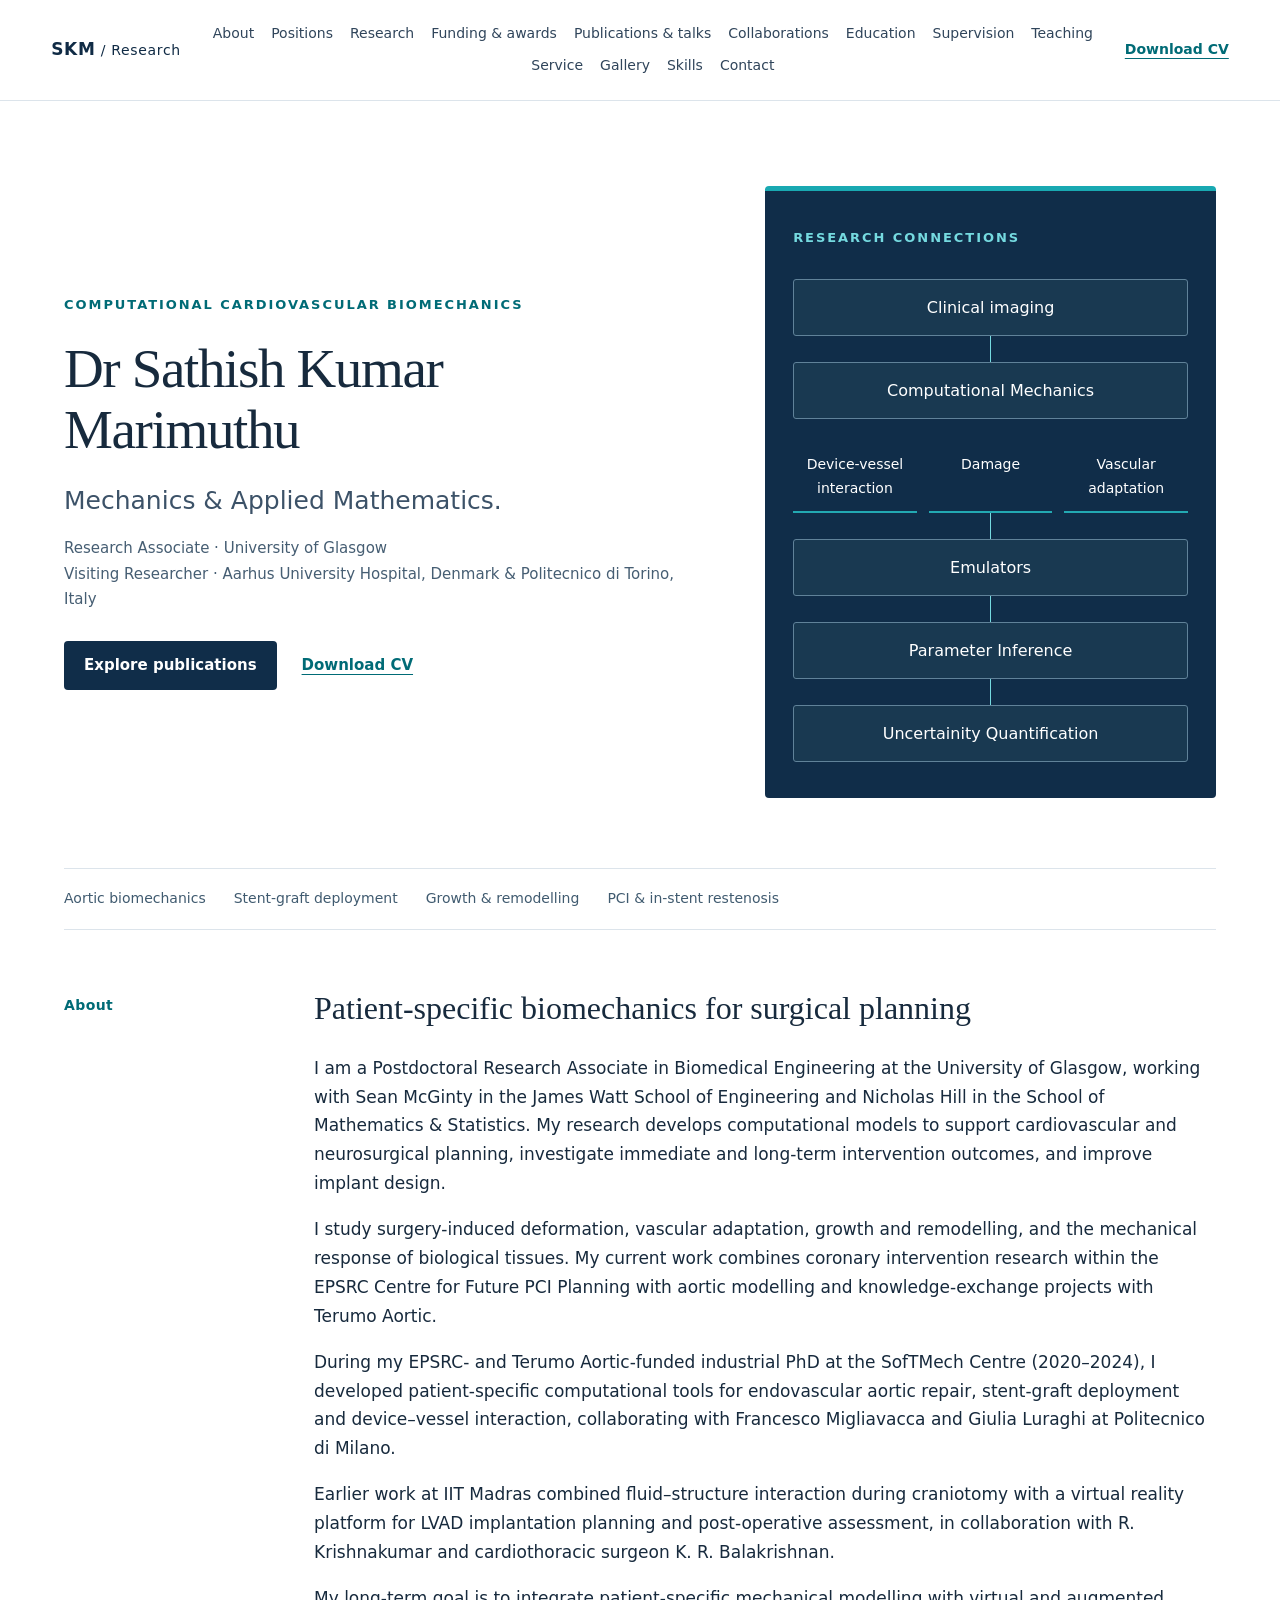
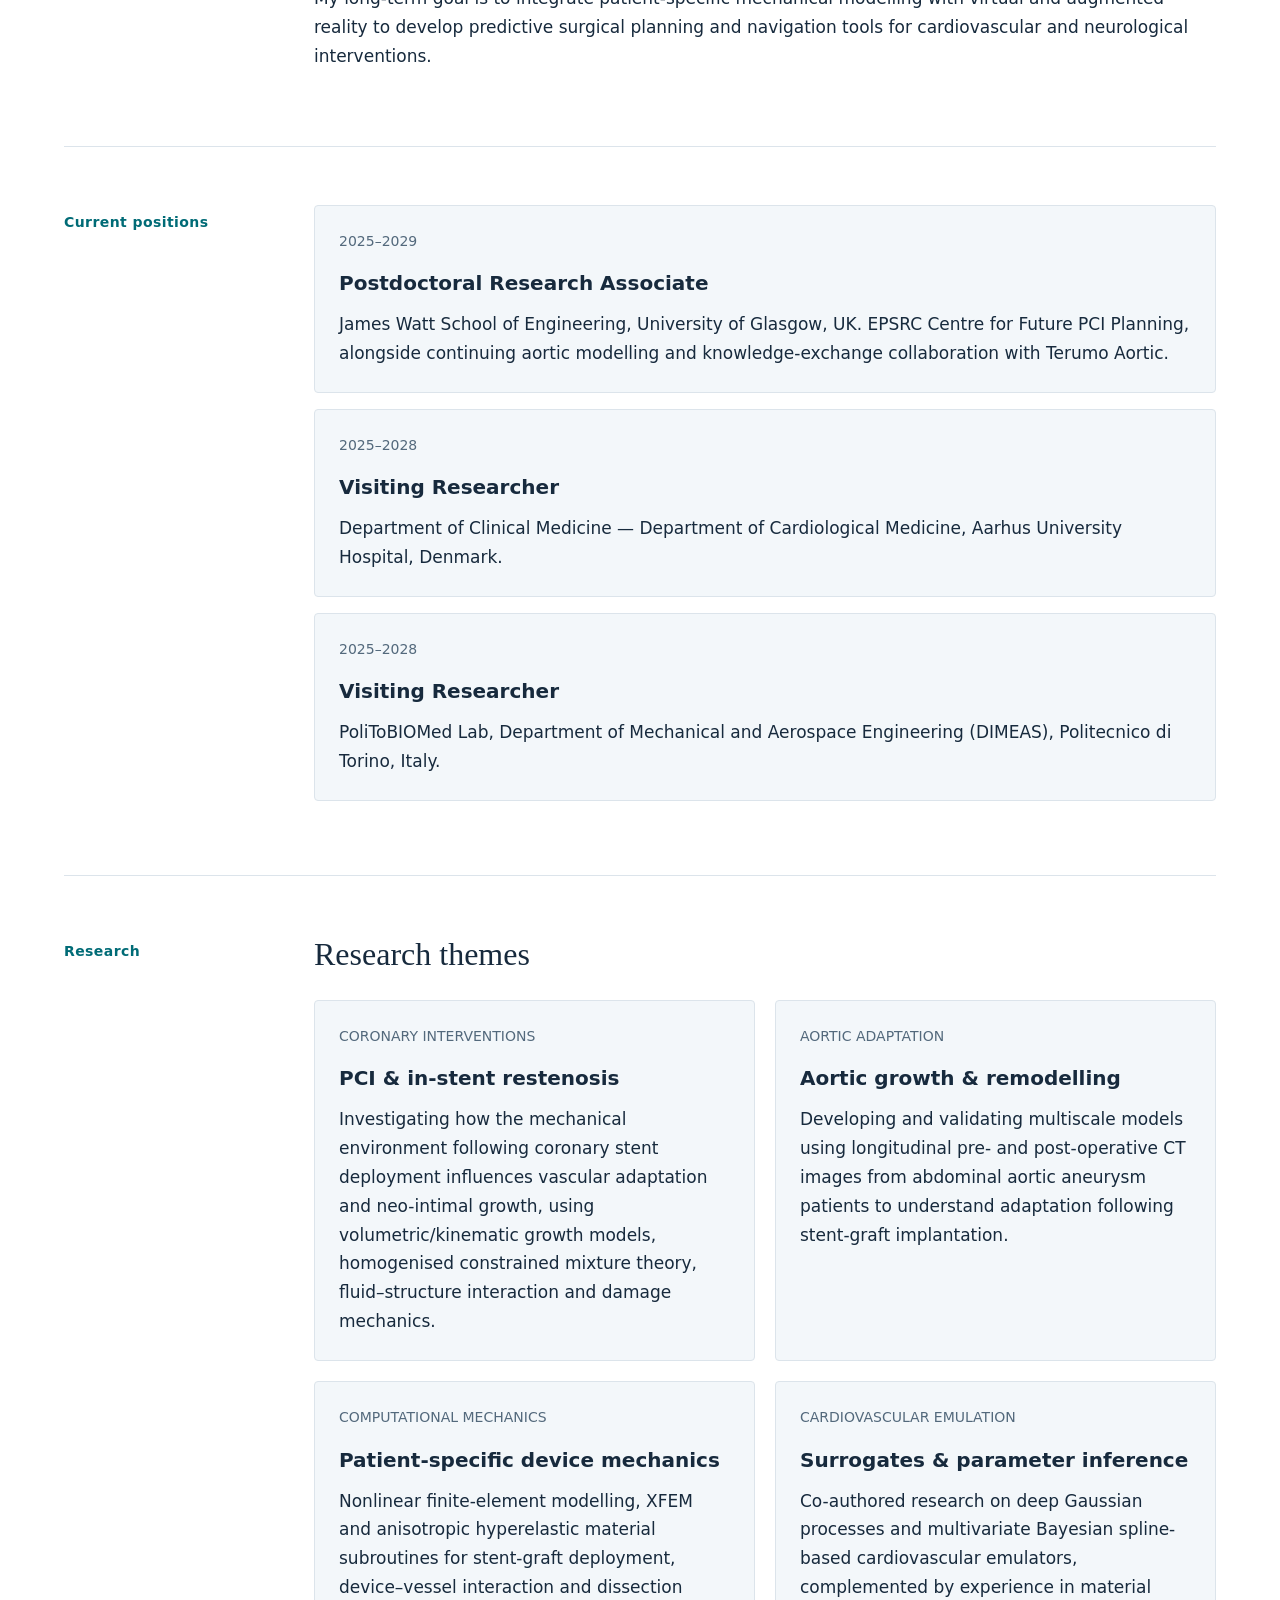
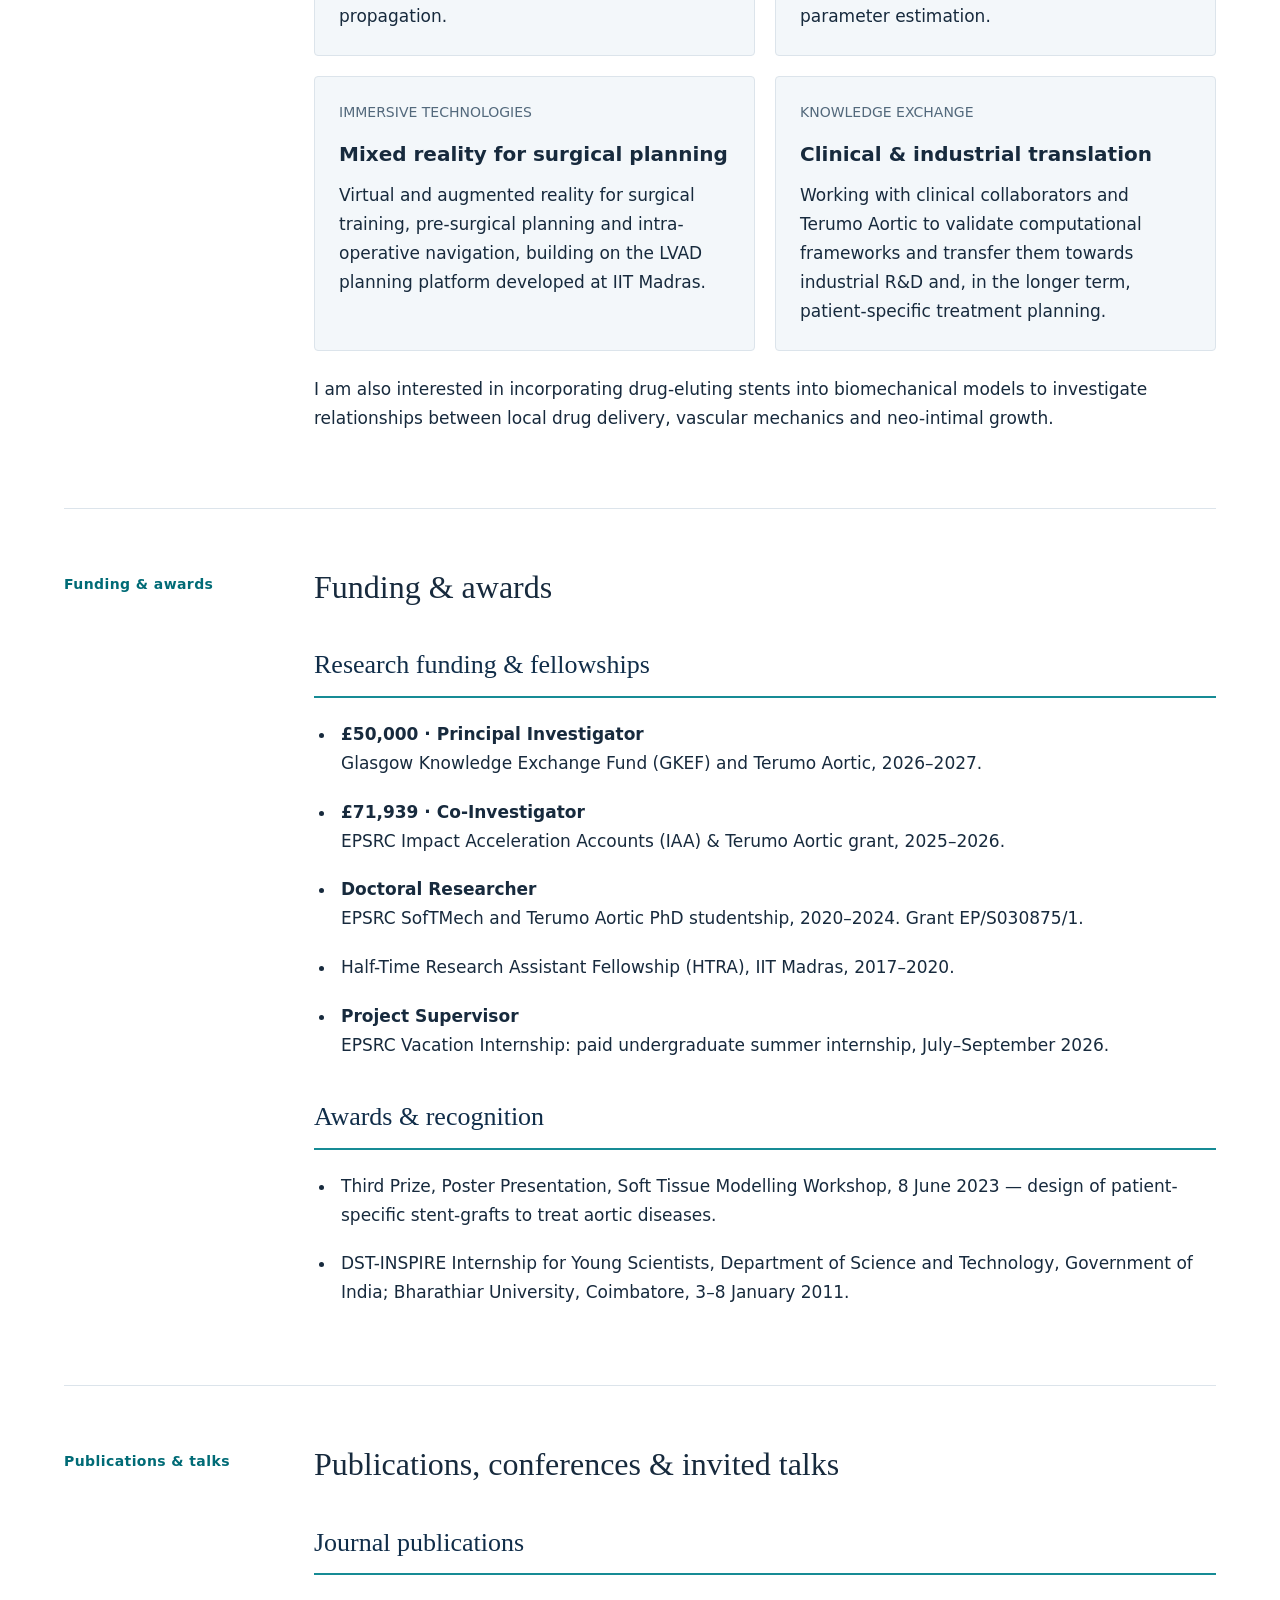
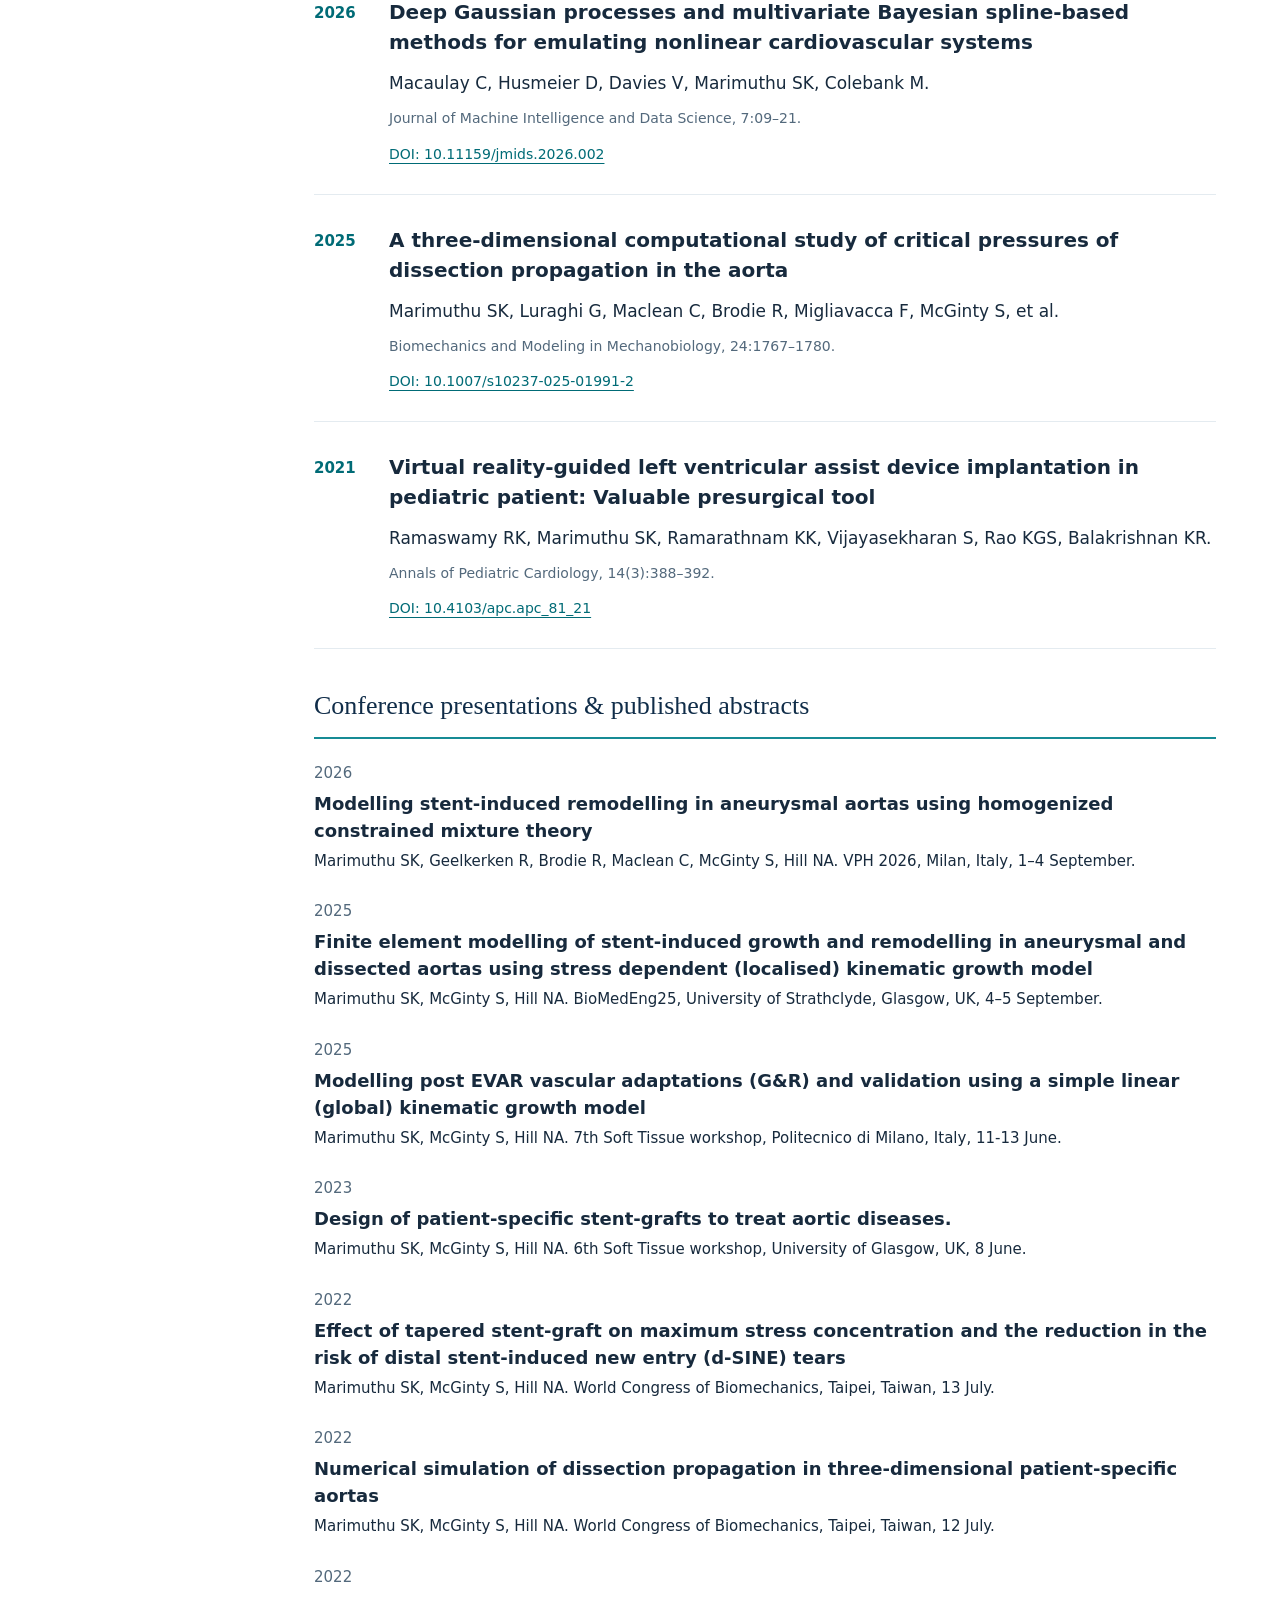
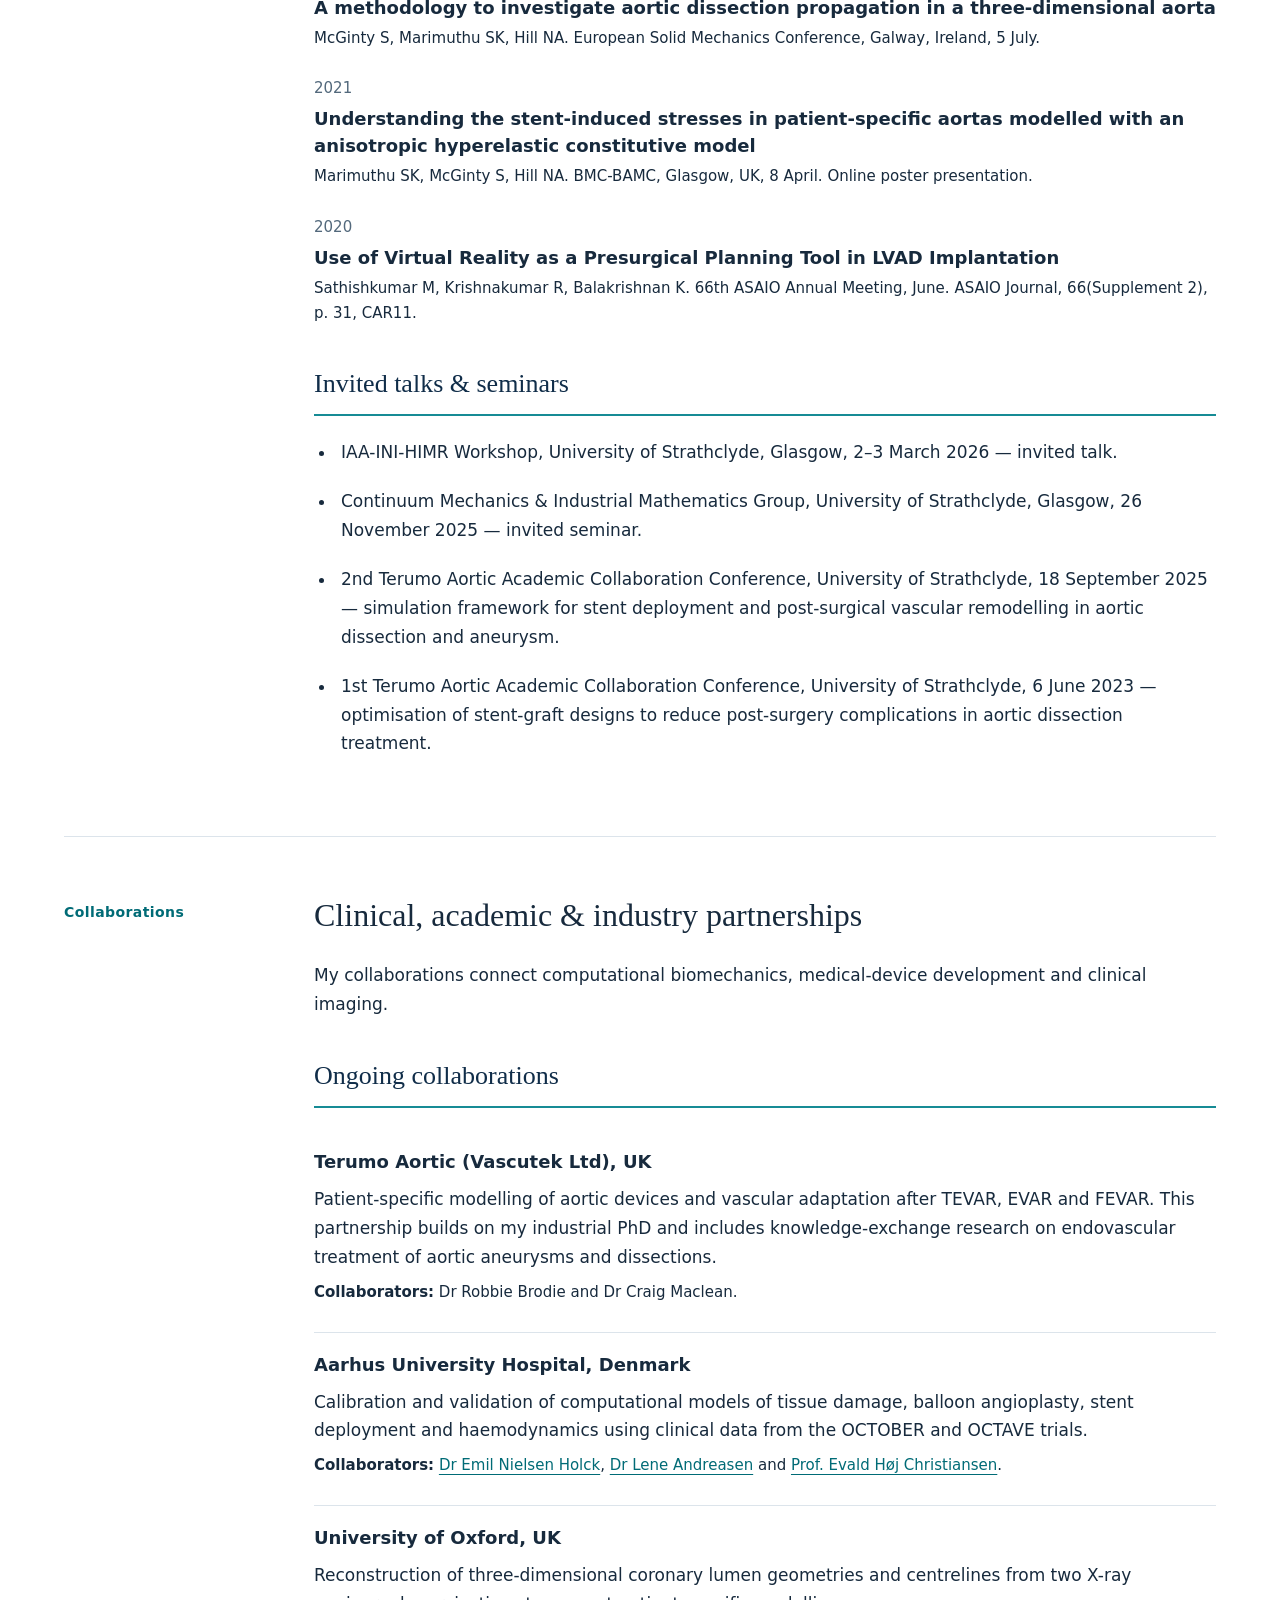
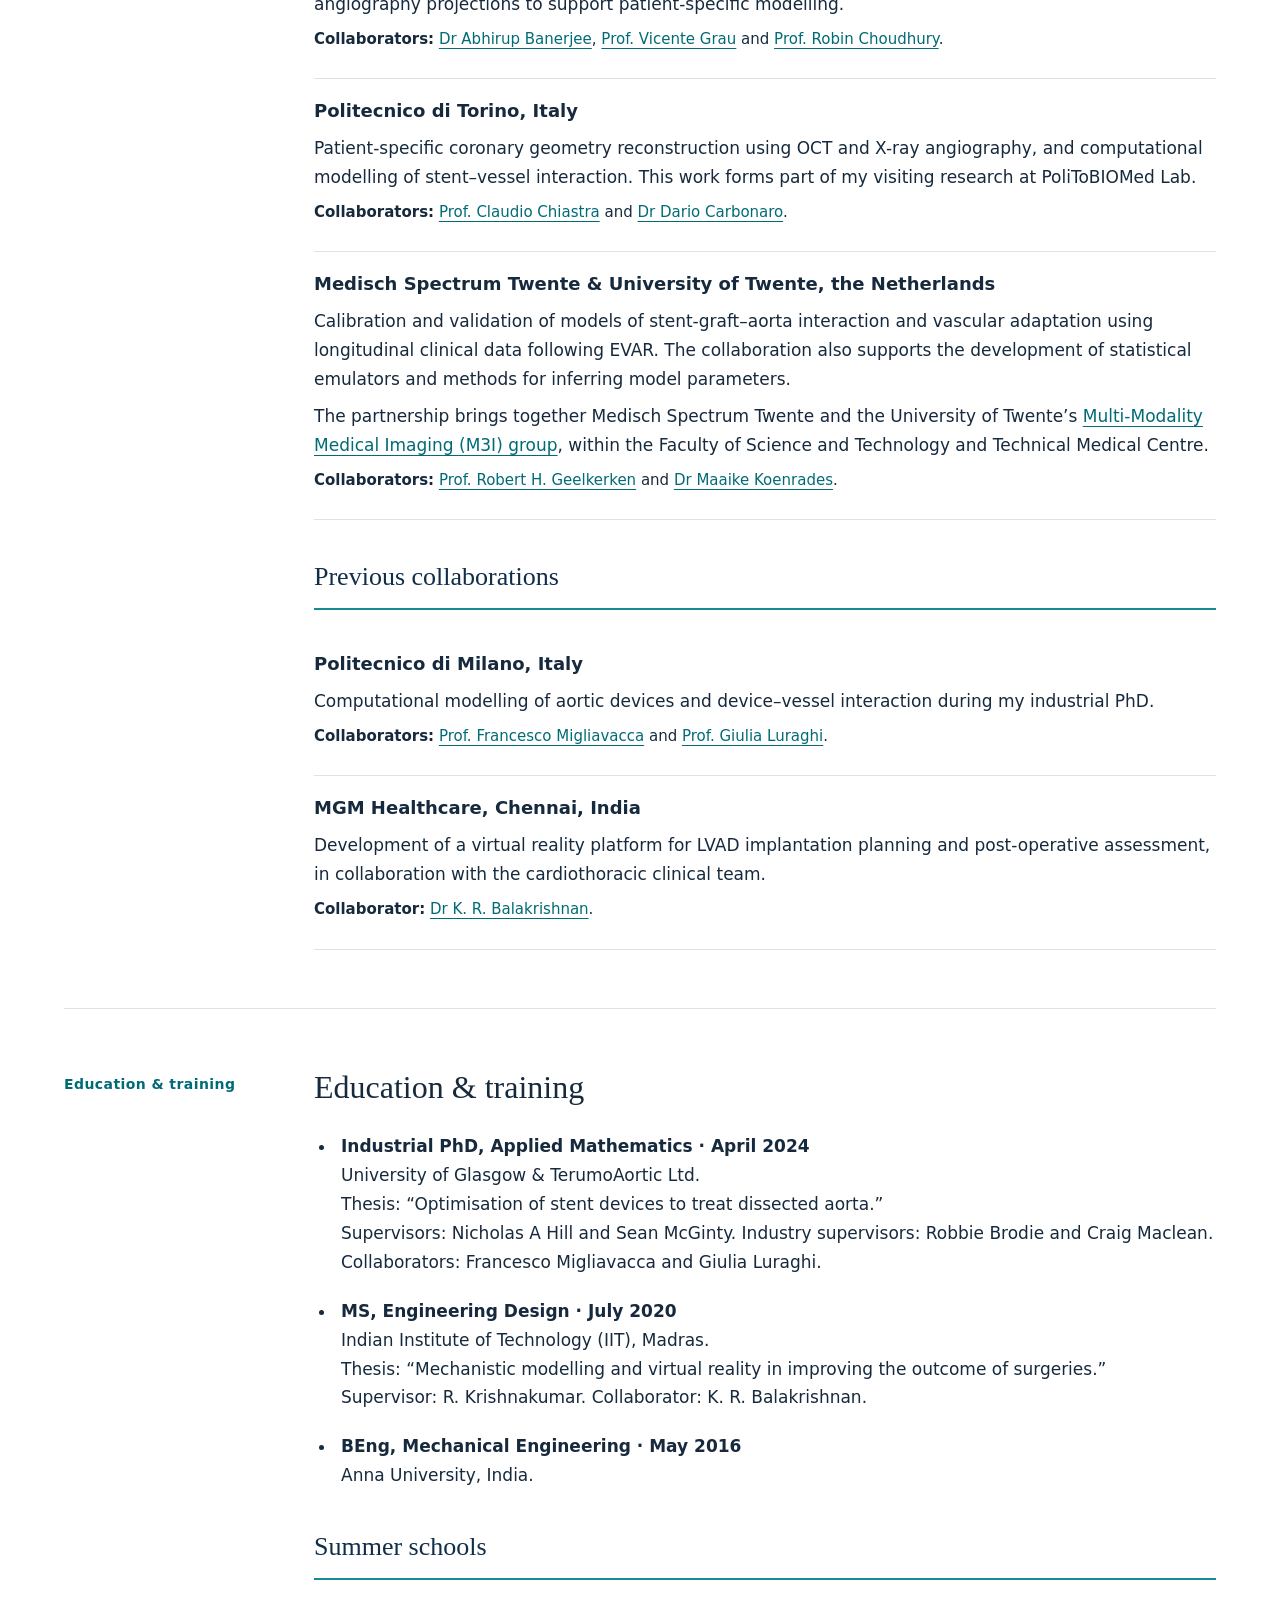
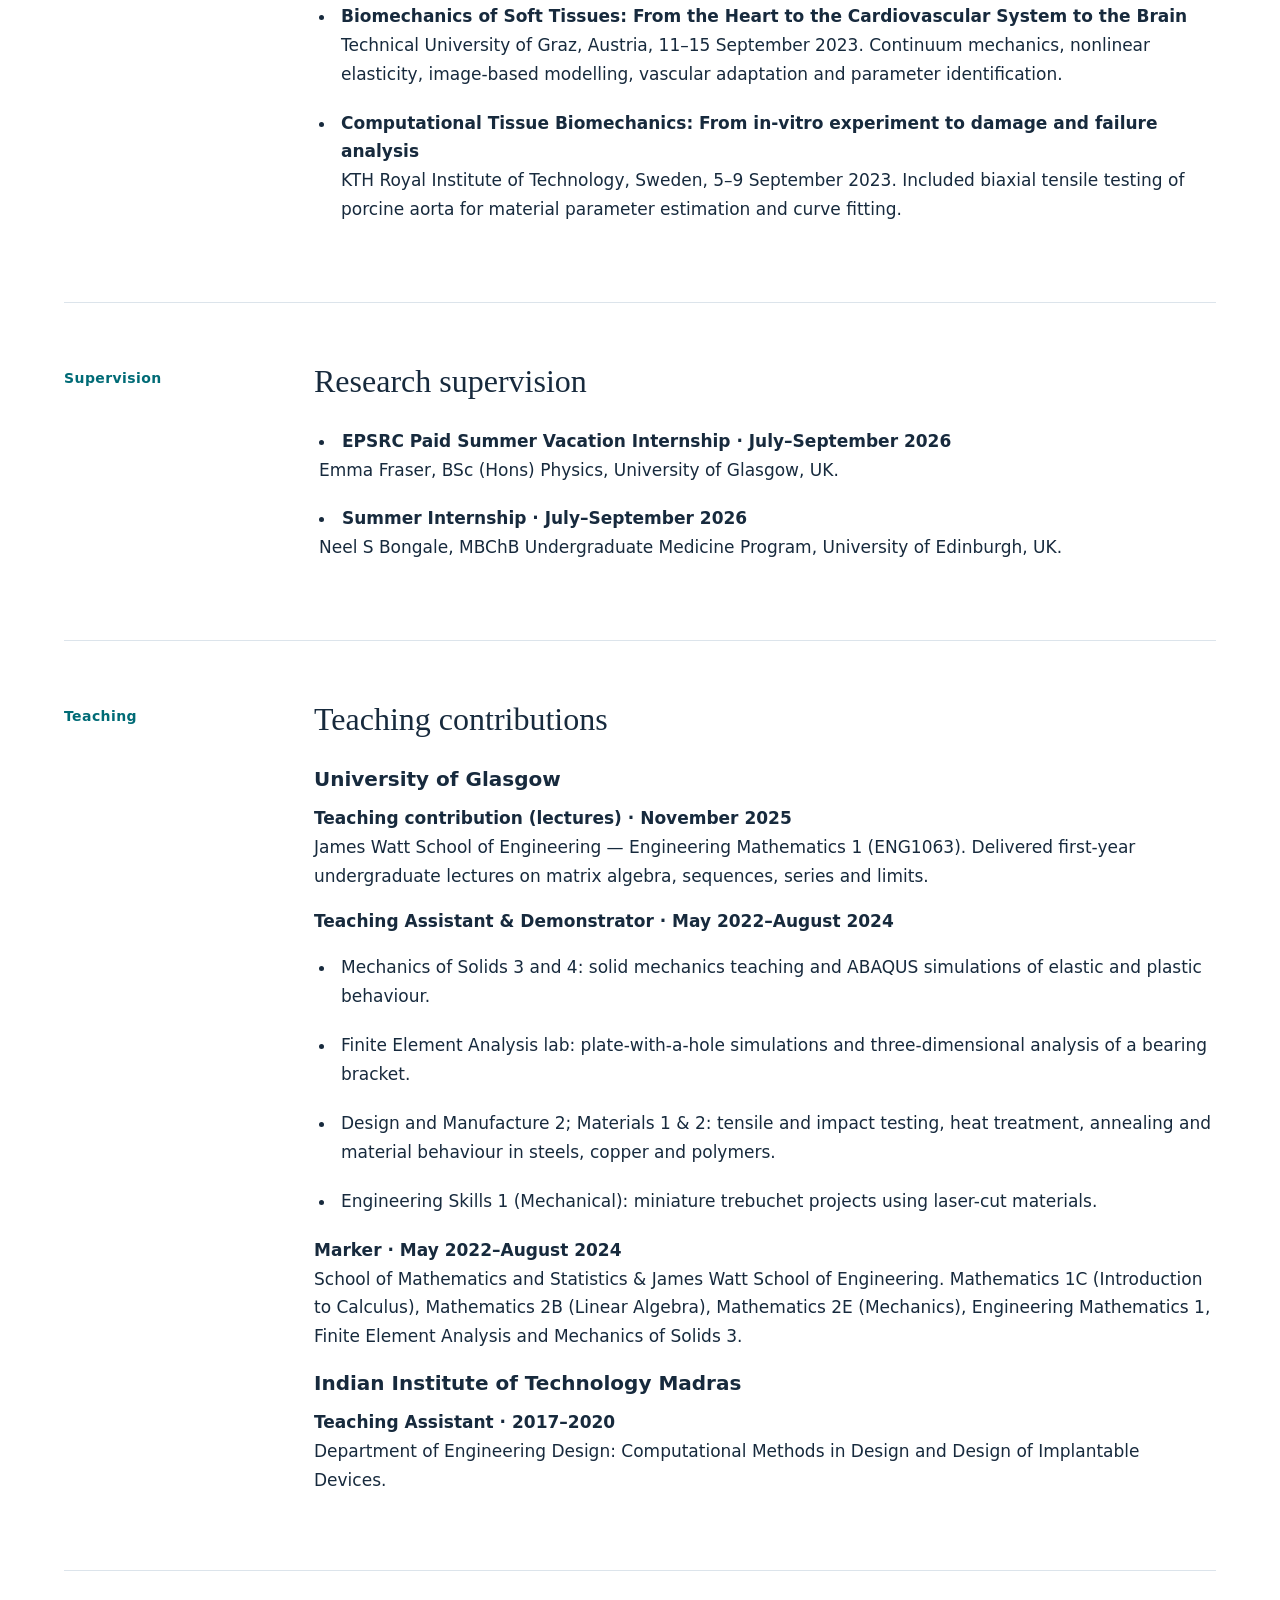
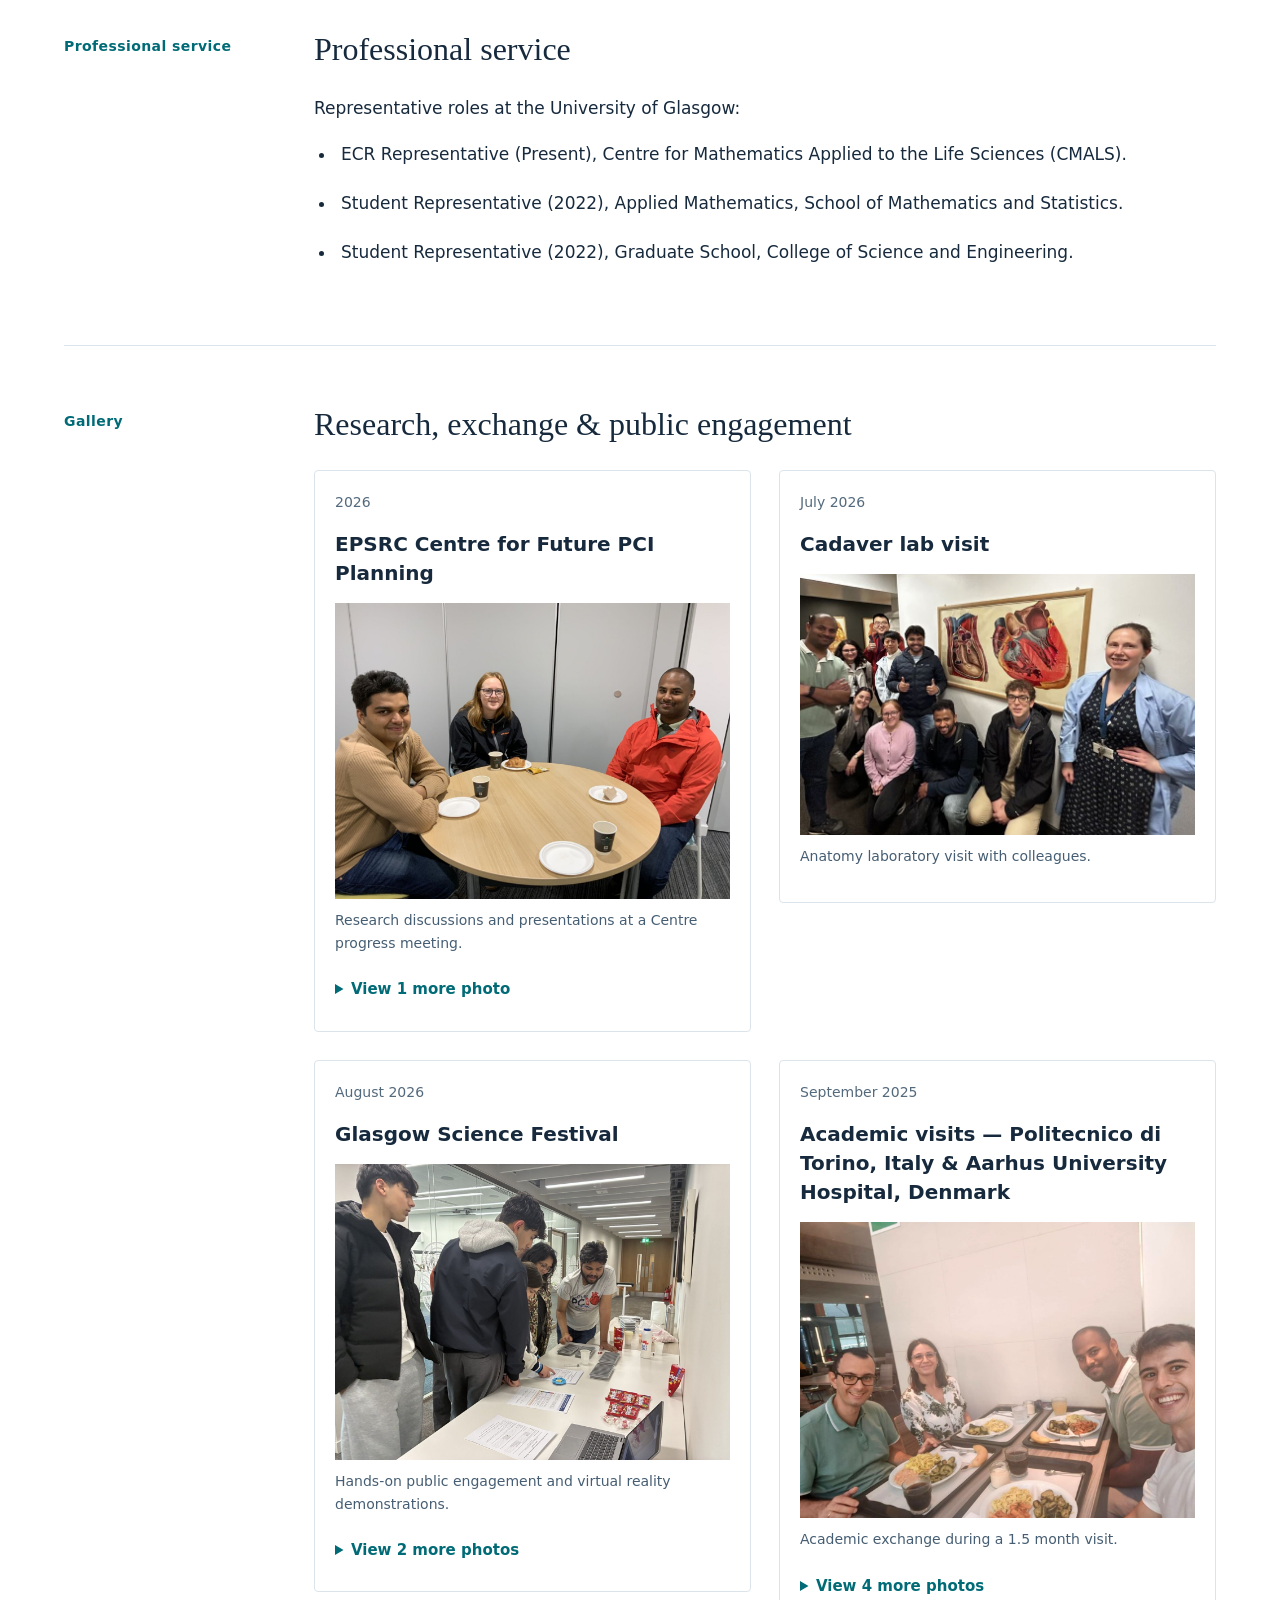
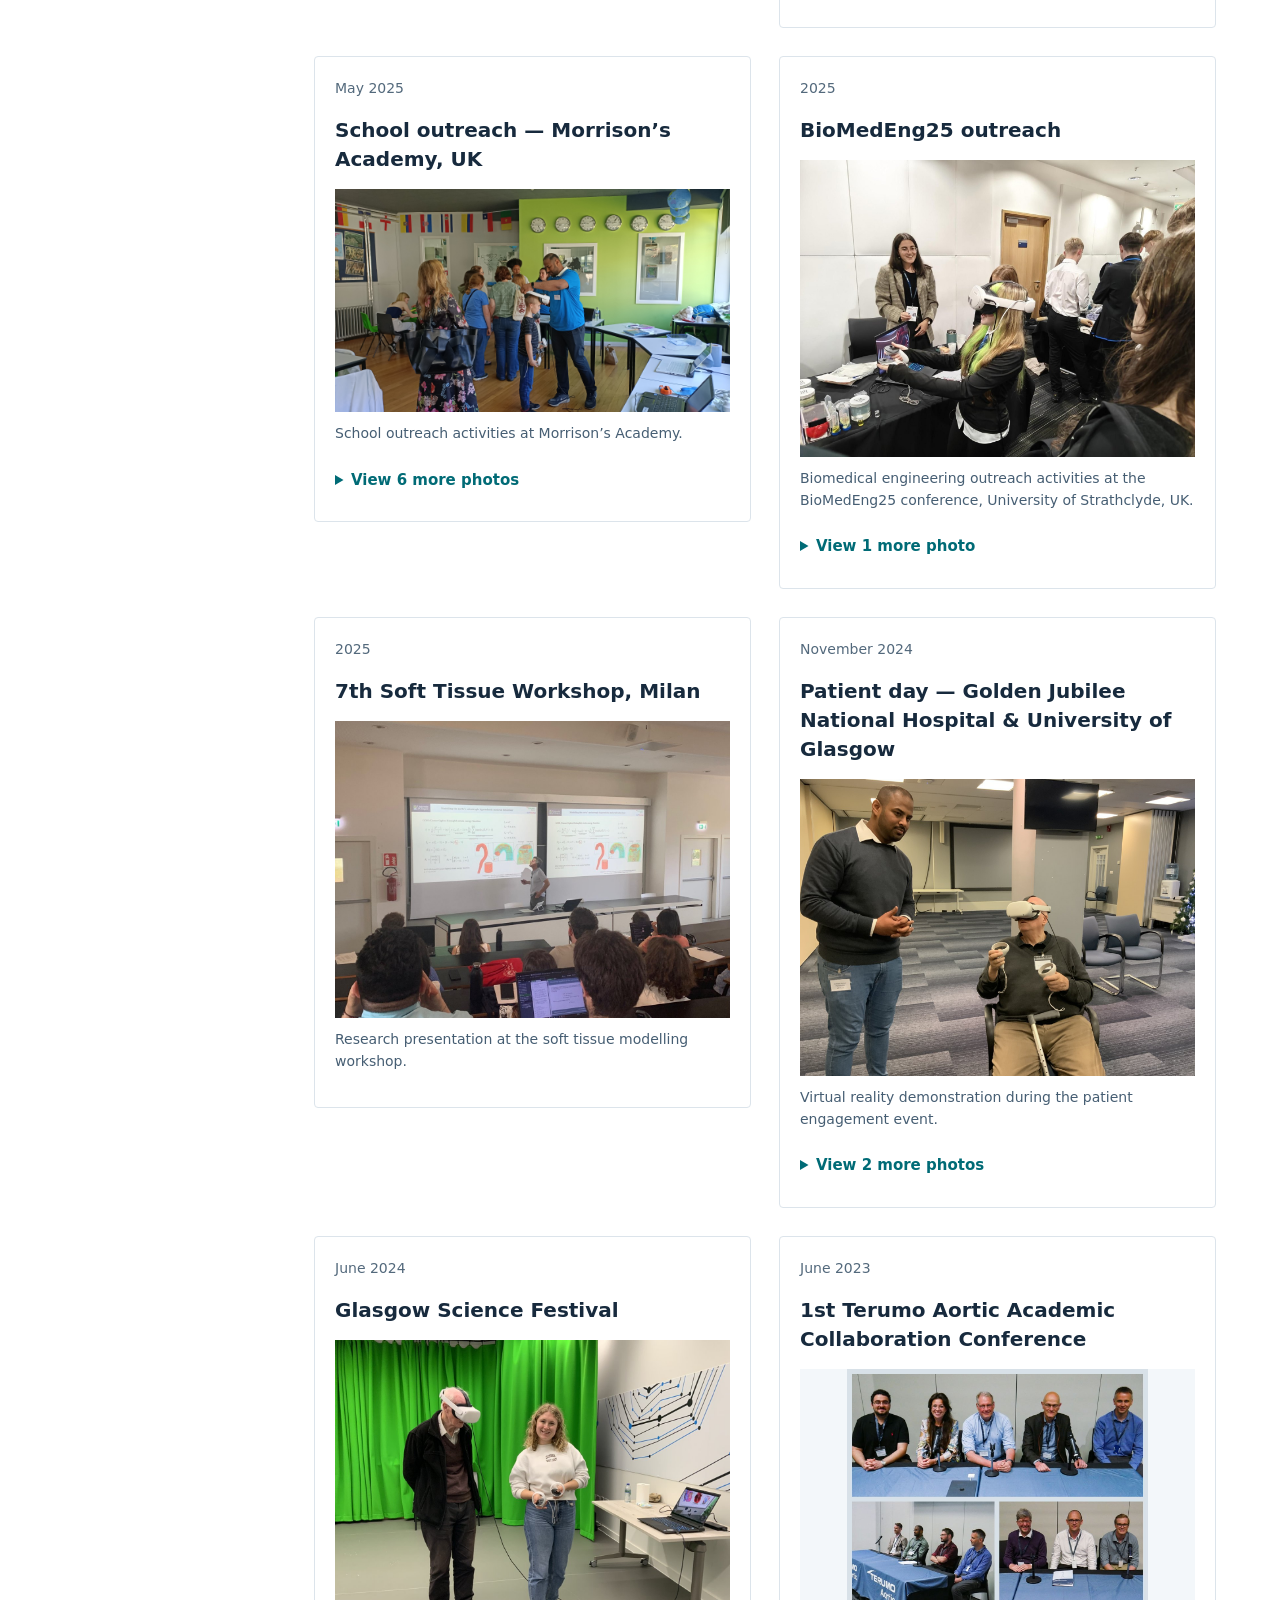
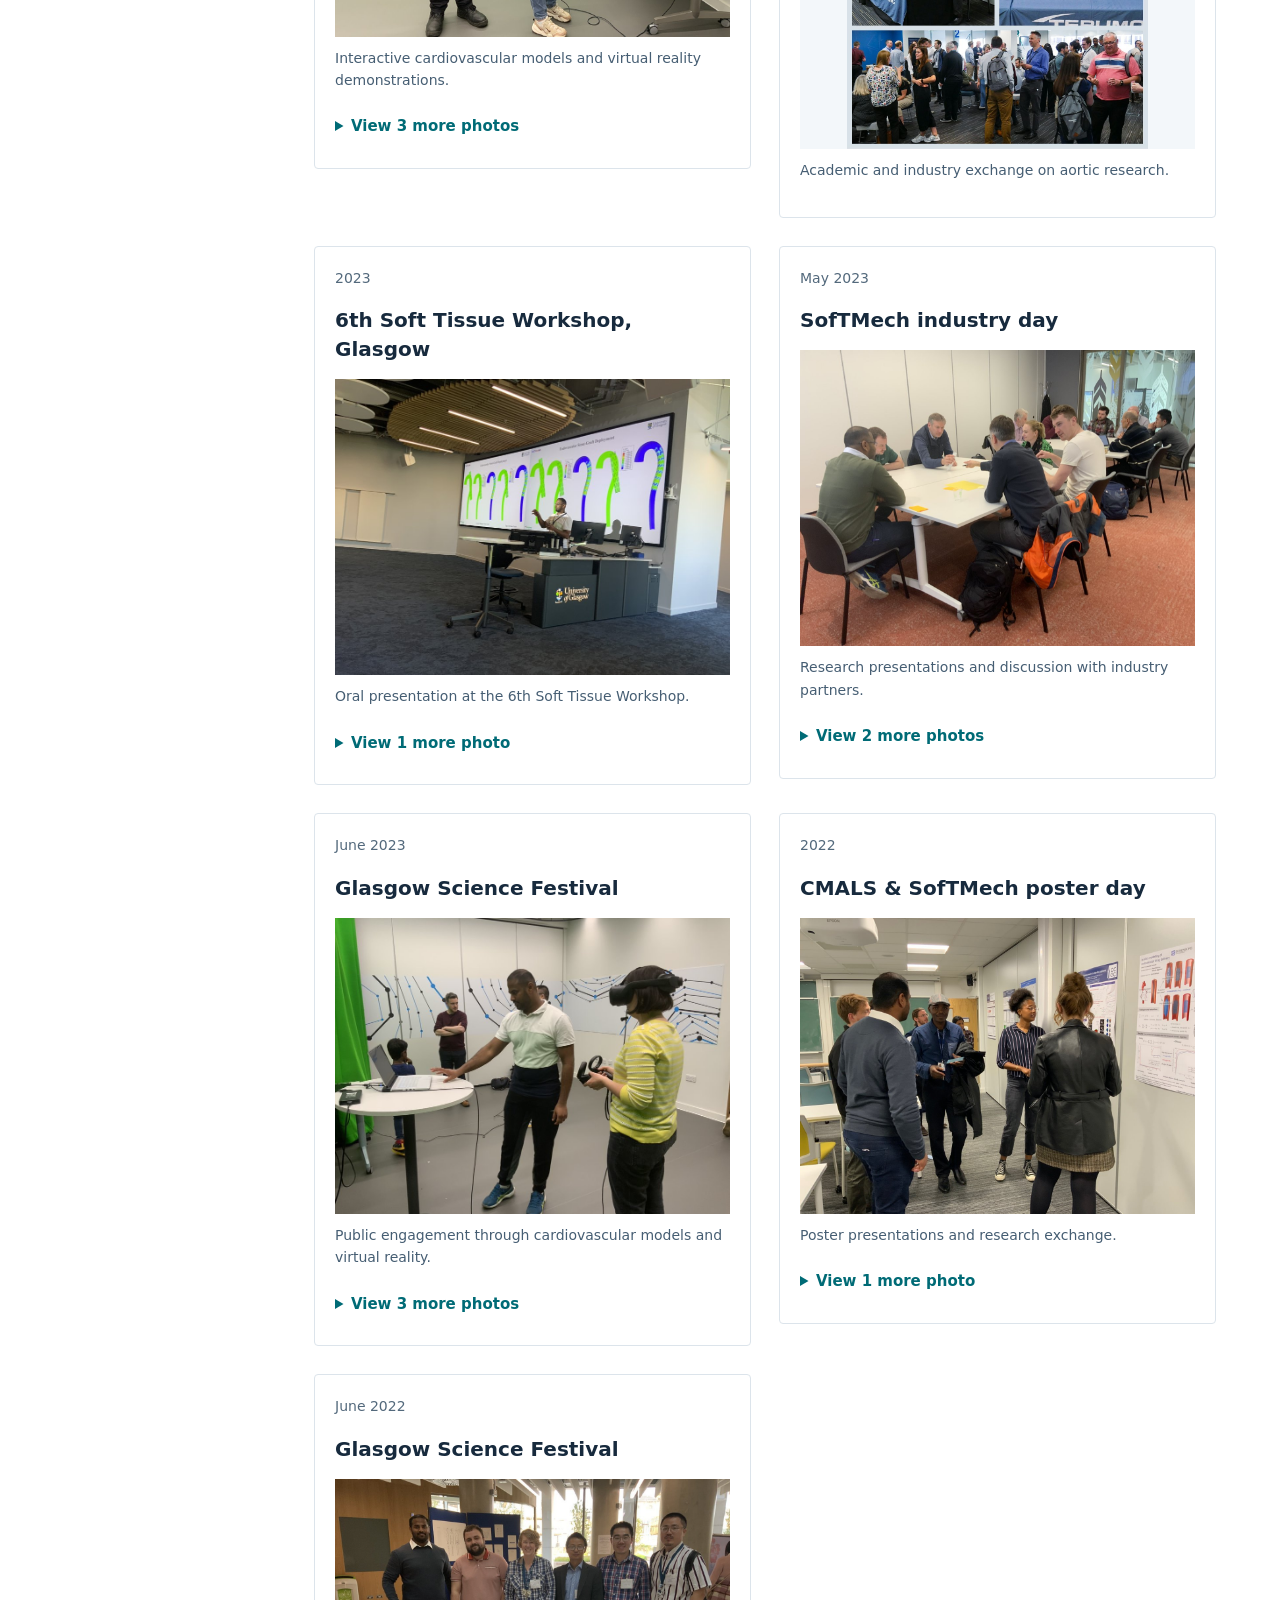
<file: index.html>
<!doctype html>
<html lang="en">
<head>
  <meta charset="utf-8">
  <meta name="viewport" content="width=device-width, initial-scale=1">
  <meta name="description" content="Dr Sathish Kumar Marimuthu — computational cardiovascular biomechanics, patient-specific modelling, aortic adaptation, PCI and surgical planning.">
  <title>Dr Sathish Kumar Marimuthu | Cardiovascular Biomechanics</title>
  <link rel="icon" href="assets/favicon.svg" type="image/svg+xml">
  <link rel="stylesheet" href="styles.css">

  <style>
    .subsection-heading {
      margin: 38px 0 22px;
      padding-bottom: 12px;
      border-bottom: 2px solid #168b95;
      color: #102d49;
      font-family: Georgia, serif;
      font-size: 26px;
      font-weight: 400;
    }
    .collaboration {
      padding: 18px 0;
      border-bottom: 1px solid #dce4eb;
    }
    .collaboration h4 {
      margin: 0 0 10px;
      font-size: 18px;
    }
    .collaboration p { margin-bottom: 8px; }
    .collaborator-names { font-size: 15px; }
    .publication h4 {
      margin: 0 0 12px;
      font-size: 20px;
    }
    .research-interest { margin-top: 24px; }
    .event-grid {
      display: grid;
      grid-template-columns: repeat(2, minmax(0, 1fr));
      gap: 28px;
    }
    .event {
      align-self: start;
      padding: 20px;
      border: 1px solid #dce4eb;
      border-radius: 4px;
    }
    .event h3 { margin: 0 0 15px; }
    .event figure { margin: 0 0 15px; }
    .event img {
      display: block;
      width: 100%;
      height: auto;
      max-height: 380px;
      object-fit: contain;
      background: #f3f7fa;
    }
    .event figcaption {
      margin-top: 10px;
      color: #465e73;
      font-size: 14px;
      line-height: 1.6;
    }
    .event summary {
      padding: 8px 0;
      color: #006b76;
      font-size: 15px;
      font-weight: 600;
      cursor: pointer;
    }
    .event details[open] summary { margin-bottom: 12px; }
    .event summary:focus-visible {
      outline: 3px solid #e6a640;
      outline-offset: 3px;
    }
    @media (max-width: 700px) {
      .event-grid { grid-template-columns: 1fr; }
      .event { padding: 16px; }
      .subsection-heading { font-size: 24px; }
    }
    @media print {
      #gallery { display: none; }
    }
  </style>
</head>

<body>
<a class="skip" href="#main">Skip to content</a>

<header>
  <a class="brand" href="#top">SKM<span> / Research</span></a>

  <nav aria-label="Main navigation">
    <a href="#about">About</a>
    <a href="#positions">Positions</a>
    <a href="#research">Research</a>
    <a href="#funding">Funding &amp; awards</a>
    <a href="#publications">Publications &amp; talks</a>
    <a href="#collaborations">Collaborations</a>
    <a href="#education">Education</a>
    <a href="#supervision">Supervision</a>
    <a href="#teaching">Teaching</a>
    <a href="#service">Service</a>
    <a href="#gallery">Gallery</a>
    <a href="#skills">Skills</a>
    <a href="#contact">Contact</a>
  </nav>

  <a class="cv-link"
     href="assets/sathish-kumar-marimuthu-cv.pdf"
     download>Download CV</a>
</header>

<main id="main">

  <div id="top" class="hero">
    <div class="hero-copy">
      <p class="eyebrow">COMPUTATIONAL CARDIOVASCULAR BIOMECHANICS</p>
      <h1>Dr Sathish Kumar<br>Marimuthu</h1>
      <p class="lead">
        Mechanics & Applied Mathematics.
      </p>
      <p class="hero-detail">
        Research Associate · University of Glasgow<br>
        Visiting Researcher · Aarhus University Hospital, Denmark &amp;
        Politecnico di Torino, Italy
      </p>
      <div class="actions">
        <a class="button" href="#publications">Explore publications</a>
        <a class="secondary"
           href="assets/sathish-kumar-marimuthu-cv.pdf"
           download>Download CV</a>
      </div>
    </div>

    <aside class="research-map" aria-label="Research framework">
      <span class="map-caption">RESEARCH CONNECTIONS</span>
      <div class="map-node">Clinical imaging</div>
      <div class="map-line"></div>
      <div class="map-node">Computational Mechanics</div>
      <div class="map-branches">
        <span>Device-vessel interaction</span>
        <span>Damage</span>
        <span>Vascular adaptation</span>
      </div>
      <div class="map-line"></div>
      <div class="map-node">Emulators</div>      
      <div class="map-line"></div>
      <div class="map-node">Parameter Inference</div>      
      <div class="map-line"></div>
      <div class="map-node">Uncertainity Quantification</div>
    </aside>
  </div>

  <div class="topic-strip">
    <span>Aortic biomechanics</span>
    <span>Stent-graft deployment</span>
    <span>Growth &amp; remodelling</span>
    <span>PCI &amp; in-stent restenosis</span>
  </div>

  <!-- ABOUT -->
  <section id="about" class="section">
    <div class="section-label">About</div>
    <div class="section-content">
      <h2>Patient-specific biomechanics for surgical planning</h2>

      <p>
        I am a Postdoctoral Research Associate in Biomedical Engineering
        at the University of Glasgow, working with Sean McGinty in the
        James Watt School of Engineering and Nicholas Hill in the School
        of Mathematics &amp; Statistics. My research develops computational
        models to support cardiovascular and neurosurgical planning,
        investigate immediate and long-term intervention outcomes, and
        improve implant design.
      </p>
      <p>
        I study surgery-induced deformation, vascular adaptation, growth
        and remodelling, and the mechanical response of biological tissues.
        My current work combines coronary intervention research within
        the EPSRC Centre for Future PCI Planning with aortic modelling
        and knowledge-exchange projects with Terumo Aortic.
      </p>
      <p>
        During my EPSRC- and Terumo Aortic-funded industrial PhD at the
        SofTMech Centre (2020–2024), I developed patient-specific
        computational tools for endovascular aortic repair, stent-graft
        deployment and device–vessel interaction, collaborating with
        Francesco Migliavacca and Giulia Luraghi at Politecnico di Milano.
      </p>
      <p>
        Earlier work at IIT Madras combined fluid–structure interaction
        during craniotomy with a virtual reality platform for LVAD
        implantation planning and post-operative assessment, in
        collaboration with R. Krishnakumar and cardiothoracic surgeon
        K. R. Balakrishnan.
      </p>
      <p>
        My long-term goal is to integrate patient-specific mechanical
        modelling with virtual and augmented reality to develop predictive
        surgical planning and navigation tools for cardiovascular and
        neurological interventions.
      </p>
    </div>
  </section>

  <!-- CURRENT POSITIONS -->
  <section id="positions" class="section">
    <div class="section-label">Current positions</div>
    <div class="section-content">
      <article class="card">
        <p class="meta">2025–2029</p>
        <h3>Postdoctoral Research Associate </h3>
        <p>
          James Watt School of Engineering, University of Glasgow, UK.
          EPSRC Centre for Future PCI Planning, alongside continuing
          aortic modelling and knowledge-exchange collaboration with
          Terumo Aortic.
        </p>
      </article>
      <article class="card">
        <p class="meta">2025–2028</p>
        <h3>Visiting Researcher</h3>
        <p>
          Department of Clinical Medicine — Department of Cardiological
          Medicine, Aarhus University Hospital, Denmark.
        </p>
      </article>
      <article class="card">
        <p class="meta">2025–2028</p>
        <h3>Visiting Researcher</h3>
        <p>
          PoliToBIOMed Lab, Department of Mechanical and Aerospace
          Engineering (DIMEAS), Politecnico di Torino, Italy.
        </p>
      </article>
    </div>
  </section>

  <!-- RESEARCH -->
  <section id="research" class="section">
    <div class="section-label">Research</div>
    <div class="section-content">
      <h2>Research themes</h2>
      <div class="grid">
        <article class="card">
          <p class="meta">CORONARY INTERVENTIONS</p>
          <h3>PCI &amp; in-stent restenosis</h3>
          <p>
            Investigating how the mechanical environment following
            coronary stent deployment influences vascular adaptation
            and neo-intimal growth, using volumetric/kinematic growth
            models, homogenised constrained mixture theory,
            fluid–structure interaction and damage mechanics.
          </p>
        </article>
        <article class="card">
          <p class="meta">AORTIC ADAPTATION</p>
          <h3>Aortic growth &amp; remodelling</h3>
          <p>
            Developing and validating multiscale models using longitudinal
            pre- and post-operative CT images from abdominal aortic
            aneurysm patients to understand adaptation following
            stent-graft implantation.
          </p>
        </article>
        <article class="card">
          <p class="meta">COMPUTATIONAL MECHANICS</p>
          <h3>Patient-specific device mechanics</h3>
          <p>
            Nonlinear finite-element modelling, XFEM and anisotropic
            hyperelastic material subroutines for stent-graft deployment,
            device–vessel interaction and dissection propagation.
          </p>
        </article>
        <article class="card">
          <p class="meta">CARDIOVASCULAR EMULATION</p>
          <h3>Surrogates &amp; parameter inference</h3>
          <p>
            Co-authored research on deep Gaussian processes and
            multivariate Bayesian spline-based cardiovascular emulators,
            complemented by experience in material parameter estimation.
          </p>
        </article>
        <article class="card">
          <p class="meta">IMMERSIVE TECHNOLOGIES</p>
          <h3>Mixed reality for surgical planning</h3>
          <p>
            Virtual and augmented reality for surgical training,
            pre-surgical planning and intra-operative navigation,
            building on the LVAD planning platform developed at IIT Madras.
          </p>
        </article>
        <article class="card">
          <p class="meta">KNOWLEDGE EXCHANGE</p>
          <h3>Clinical &amp; industrial translation</h3>
          <p>
            Working with clinical collaborators and Terumo Aortic to
            validate computational frameworks and transfer them towards
            industrial R&amp;D and, in the longer term, patient-specific
            treatment planning.
          </p>
        </article>
      </div>
      <p class="research-interest">
        I am also interested in incorporating drug-eluting stents into
        biomechanical models to investigate relationships between local
        drug delivery, vascular mechanics and neo-intimal growth.
      </p>
    </div>
  </section>

  <!-- FUNDING AND AWARDS -->
  <section id="funding" class="section">
    <div class="section-label">Funding &amp; awards</div>
    <div class="section-content">
      <h2>Funding &amp; awards</h2>

      <h3 class="subsection-heading">Research funding &amp; fellowships</h3>
      <ul>
        <li>
          <strong>£50,000 · Principal Investigator</strong><br>
          Glasgow Knowledge Exchange Fund (GKEF) and Terumo Aortic,
          2026–2027.
        </li>
        <li>
          <strong>£71,939 · Co-Investigator</strong><br>
          EPSRC Impact Acceleration Accounts (IAA) &amp; Terumo Aortic
          grant, 2025–2026.
        </li>
        <li>
          <strong>Doctoral Researcher</strong><br>
          EPSRC SofTMech and Terumo Aortic PhD studentship, 2020–2024.
          Grant EP/S030875/1.
        </li>
        <li>
          Half-Time Research Assistant Fellowship (HTRA), IIT Madras,
          2017–2020.
        </li>
        <li>
          <strong>Project Supervisor</strong><br>
          EPSRC Vacation Internship: paid undergraduate summer internship,
          July–September 2026.
        </li>
      </ul>

      <h3 class="subsection-heading">Awards &amp; recognition</h3>
      <ul>
        <li>
          Third Prize, Poster Presentation, Soft Tissue Modelling Workshop,
          8 June 2023 — design of patient-specific stent-grafts to treat
          aortic diseases.
        </li>
        <li>
          DST-INSPIRE Internship for Young Scientists, Department of Science
          and Technology, Government of India; Bharathiar University,
          Coimbatore, 3–8 January 2011.
        </li>
      </ul>
    </div>
  </section>

  <!-- PUBLICATIONS, CONFERENCES AND INVITED TALKS -->
  <section id="publications" class="section">
    <div class="section-label">Publications &amp; talks</div>
    <div class="section-content">
      <h2>Publications, conferences &amp; invited talks</h2>

      <h3 class="subsection-heading">Journal publications</h3>

      <article class="publication">
        <span class="year">2026</span>
        <div>
          <h4>
            Deep Gaussian processes and multivariate Bayesian spline-based
            methods for emulating nonlinear cardiovascular systems
          </h4>
          <p>Macaulay C, Husmeier D, Davies V, Marimuthu SK, Colebank M.</p>
          <p class="meta">
            Journal of Machine Intelligence and Data Science, 7:09–21.
          </p>
          <a href="https://doi.org/10.11159/jmids.2026.002">
            DOI: 10.11159/jmids.2026.002
          </a>
        </div>
      </article>

      <article class="publication">
        <span class="year">2025</span>
        <div>
          <h4>
            A three-dimensional computational study of critical pressures
            of dissection propagation in the aorta
          </h4>
          <p>
            Marimuthu SK, Luraghi G, Maclean C, Brodie R,
            Migliavacca F, McGinty S, et al.
          </p>
          <p class="meta">
            Biomechanics and Modeling in Mechanobiology, 24:1767–1780.
          </p>
          <a href="https://doi.org/10.1007/s10237-025-01991-2">
            DOI: 10.1007/s10237-025-01991-2
          </a>
        </div>
      </article>

      <article class="publication">
        <span class="year">2021</span>
        <div>
          <h4>
            Virtual reality-guided left ventricular assist device
            implantation in pediatric patient: Valuable presurgical tool
          </h4>
          <p>
            Ramaswamy RK, Marimuthu SK, Ramarathnam KK,
            Vijayasekharan S, Rao KGS, Balakrishnan KR.
          </p>
          <p class="meta">
            Annals of Pediatric Cardiology, 14(3):388–392.
          </p>
          <a href="https://doi.org/10.4103/apc.apc_81_21">
            DOI: 10.4103/apc.apc_81_21
          </a>
        </div>
      </article>

      <h3 id="conferences" class="subsection-heading">
        Conference presentations &amp; published abstracts
      </h3>

      <article class="entry">
        <p class="meta">2026</p>
        <h4>
          Modelling stent-induced remodelling in aneurysmal aortas using homogenized constrained mixture theory
        </h4>
        <p>
          Marimuthu SK, Geelkerken R, Brodie R, Maclean C, McGinty S,
          Hill NA. VPH 2026, Milan, Italy, 1–4 September.
        </p>
      </article>

      <article class="entry">
        <p class="meta">2025</p>
        <h4>
          Finite element modelling of stent-induced growth
          and remodelling in aneurysmal and dissected aortas using stress dependent (localised) kinematic growth model
        </h4>
        <p>
          Marimuthu SK, McGinty S, Hill NA. BioMedEng25, University of Strathclyde, Glasgow, UK,
          4–5 September.
        </p>
      </article>
      
      <article class="entry">
        <p class="meta">2025</p>
        <h4>
          Modelling post EVAR vascular adaptations (G&R) and validation using a simple linear (global) kinematic growth model
        </h4>
        <p>
          Marimuthu SK, McGinty S, Hill NA. 7th Soft Tissue workshop, Politecnico di Milano, Italy,
          11-13 June.
        </p>
      </article>

      <article class="entry">
        <p class="meta">2023</p>
        <h4>
          Design of patient-specific stent-grafts to treat aortic diseases.
        </h4>
        <p>
          Marimuthu SK, McGinty S, Hill NA. 6th Soft Tissue workshop, University of Glasgow, UK,
          8 June.
        </p>
      </article>
      
      <article class="entry">
        <p class="meta">2022</p>
        <h4>
          Effect of tapered stent-graft on maximum stress concentration
          and the reduction in the risk of distal stent-induced new entry
          (d-SINE) tears
        </h4>
        <p>
          Marimuthu SK, McGinty S, Hill NA. World Congress of Biomechanics,
          Taipei, Taiwan, 13 July.
        </p>
      </article>

      <article class="entry">
        <p class="meta">2022</p>
        <h4>
          Numerical simulation of dissection propagation in
          three-dimensional patient-specific aortas
        </h4>
        <p>
          Marimuthu SK, McGinty S, Hill NA. World Congress of Biomechanics,
          Taipei, Taiwan, 12 July.
        </p>
      </article>

      <article class="entry">
        <p class="meta">2022</p>
        <h4>
          A methodology to investigate aortic dissection propagation
          in a three-dimensional aorta
        </h4>
        <p>
          McGinty S, Marimuthu SK, Hill NA. European Solid Mechanics
          Conference, Galway, Ireland, 5 July.
        </p>
      </article>

      <article class="entry">
        <p class="meta">2021</p>
        <h4>
          Understanding the stent-induced stresses in patient-specific
          aortas modelled with an anisotropic hyperelastic constitutive model
        </h4>
        <p>
          Marimuthu SK, McGinty S, Hill NA. BMC-BAMC, Glasgow, UK,
          8 April. Online poster presentation.
        </p>
      </article>

      <article class="entry">
        <p class="meta">2020</p>
        <h4>
          Use of Virtual Reality as a Presurgical Planning Tool
          in LVAD Implantation
        </h4>
        <p>
          Sathishkumar M, Krishnakumar R, Balakrishnan K.
          66th ASAIO Annual Meeting, June.
          ASAIO Journal, 66(Supplement 2), p. 31, CAR11.
        </p>
      </article>

      <h3 id="talks" class="subsection-heading">Invited talks &amp; seminars</h3>
      <ul>
        <li>
          IAA-INI-HIMR Workshop, University of Strathclyde, Glasgow,
          2–3 March 2026 — invited talk.
        </li>
        <li>
          Continuum Mechanics &amp; Industrial Mathematics Group,
          University of Strathclyde, Glasgow,
          26 November 2025 — invited seminar.
        </li>
        <li>
          2nd Terumo Aortic Academic Collaboration Conference,
          University of Strathclyde, 18 September 2025 —
          simulation framework for stent deployment and post-surgical
          vascular remodelling in aortic dissection and aneurysm.
        </li>
        <li>
          1st Terumo Aortic Academic Collaboration Conference,
          University of Strathclyde, 6 June 2023 —
          optimisation of stent-graft designs to reduce post-surgery
          complications in aortic dissection treatment.
        </li>
      </ul>
    </div>
  </section>

  <!-- COLLABORATIONS -->
<section id="collaborations" class="section">
  <div class="section-label">Collaborations</div>

  <div class="section-content">
    <h2>Clinical, academic &amp; industry partnerships</h2>
    <p>
      My collaborations connect computational biomechanics,
      medical-device development and clinical imaging.
    </p>

    <h3 class="subsection-heading">Ongoing collaborations</h3>

    <article class="collaboration">
      <h4>Terumo Aortic (Vascutek Ltd), UK</h4>
      <p>
        Patient-specific modelling of aortic devices and vascular
        adaptation after TEVAR, EVAR and FEVAR. This partnership builds
        on my industrial PhD and includes knowledge-exchange research
        on endovascular treatment of aortic aneurysms and dissections.
      </p>
      <p class="collaborator-names">
        <strong>Collaborators:</strong>
        Dr Robbie Brodie and Dr Craig Maclean.
      </p>
    </article>

    <article class="collaboration">
      <h4>Aarhus University Hospital, Denmark</h4>
      <p>
        Calibration and validation of computational models of tissue
        damage, balloon angioplasty, stent deployment and haemodynamics
        using clinical data from the OCTOBER and OCTAVE trials.
      </p>
      <p class="collaborator-names">
        <strong>Collaborators:</strong>
        <a href="https://coroscience.au.dk/about">Dr Emil Nielsen Holck</a>,
        <a href="https://coroscience.au.dk/about">Dr Lene Andreasen</a>
        and
        <a href="https://coroscience.au.dk/about">Prof. Evald Høj Christiansen</a>.
      </p>
    </article>

    <article class="collaboration">
      <h4>University of Oxford, UK</h4>
      <p>
        Reconstruction of three-dimensional coronary lumen geometries
        and centrelines from two X-ray angiography projections to support
        patient-specific modelling.
      </p>
      <p class="collaborator-names">
        <strong>Collaborators:</strong>
        <a href="https://eng.ox.ac.uk/people/abhirup-banerjee">Dr Abhirup Banerjee</a>,
        <a href="https://eng.ox.ac.uk/people/vicente-grau-colomer">Prof. Vicente Grau</a>
        and
        <a href="https://www.medsci.ox.ac.uk/study/graduateschool/supervisors/robin-choudhury">Prof. Robin Choudhury</a>.
      </p>
    </article>

    <article class="collaboration">
      <h4>Politecnico di Torino, Italy</h4>
      <p>
        Patient-specific coronary geometry reconstruction using OCT and
        X-ray angiography, and computational modelling of stent–vessel
        interaction. This work forms part of my visiting research at
        PoliToBIOMed Lab.
      </p>
      <p class="collaborator-names">
        <strong>Collaborators:</strong>
        <a href="https://www.polito.it/personale?p=051315">Prof. Claudio Chiastra</a>
        and
        <a href="https://www.polito.it/personale?p=046517">Dr Dario Carbonaro</a>.
      </p>
    </article>

    <article class="collaboration">
      <h4>
        Medisch Spectrum Twente &amp; University of Twente,
        the Netherlands
      </h4>
      <p>
        Calibration and validation of models of stent-graft–aorta
        interaction and vascular adaptation using longitudinal clinical
        data following EVAR. The collaboration also supports the
        development of statistical emulators and methods for inferring
        model parameters.
      </p>
      <p>
        The partnership brings together Medisch Spectrum Twente and
        the University of Twente’s
        <a href="https://research.utwente.nl/en/organisations/multi-modality-medical-imaging/">Multi-Modality Medical Imaging (M3I) group</a>,
        within the Faculty of Science and Technology and Technical
        Medical Centre.
      </p>
      <p class="collaborator-names">
        <strong>Collaborators:</strong>
        <a href="https://people.utwente.nl/r.h.geelkerken">Prof. Robert H. Geelkerken</a>
        and
        <a href="https://www.utwente.nl/en/news/2020/11/880075/maaike-koenrades-wins-overijssel-phd-award">Dr Maaike Koenrades</a>.
      </p>
    </article>

    <h3 class="subsection-heading">Previous collaborations</h3>

    <article class="collaboration">
      <h4>Politecnico di Milano, Italy</h4>
      <p>
        Computational modelling of aortic devices and device–vessel
        interaction during my industrial PhD.
      </p>
      <p class="collaborator-names">
        <strong>Collaborators:</strong>
        <a href="https://www.cmic.polimi.it/ricerca/elenco-gruppi-di-ricerca/labs-insilicomed/">Prof. Francesco Migliavacca</a>
        and
        <a href="https://www.cmic.polimi.it/en/persone/docenti-e-ricercatori/luraghi-giulia/">Prof. Giulia Luraghi</a>.
      </p>
    </article>

    <article class="collaboration">
      <h4>MGM Healthcare, Chennai, India</h4>
      <p>
        Development of a virtual reality platform for LVAD implantation
        planning and post-operative assessment, in collaboration with
        the cardiothoracic clinical team.
      </p>
      <p class="collaborator-names">
        <strong>Collaborator:</strong>
        <a href="https://mgmhealthcare.in/all_doctor/dr-k-r-balakrishnan/">Dr K. R. Balakrishnan</a>.
      </p>
    </article>
  </div>
</section>

  <!-- EDUCATION -->
  <section id="education" class="section">
    <div class="section-label">Education &amp; training</div>
    <div class="section-content">
      <h2>Education &amp; training</h2>
      <ul>
        <li>
          <strong>Industrial PhD, Applied Mathematics · April 2024</strong><br>
          University of Glasgow &amp; TerumoAortic Ltd.<br>
          Thesis: “Optimisation of stent devices to treat dissected aorta.”<br>
          Supervisors: Nicholas A Hill and Sean McGinty.
          Industry supervisors: Robbie Brodie and Craig Maclean.
          Collaborators: Francesco Migliavacca and Giulia Luraghi.
        </li>
        <li>
          <strong>MS, Engineering Design · July 2020</strong><br>
          Indian Institute of Technology (IIT), Madras.<br>
          Thesis: “Mechanistic modelling and virtual reality in improving
          the outcome of surgeries.”<br>
          Supervisor: R. Krishnakumar.
          Collaborator: K. R. Balakrishnan.
        </li>
        <li>
          <strong>BEng, Mechanical Engineering · May 2016</strong><br>
          Anna University, India.
        </li>
      </ul>

      <h3 class="subsection-heading">Summer schools</h3>
      <ul>
        <li>
          <strong>Biomechanics of Soft Tissues: From the Heart to the
          Cardiovascular System to the Brain</strong><br>
          Technical University of Graz, Austria, 11–15 September 2023.
          Continuum mechanics, nonlinear elasticity, image-based modelling,
          vascular adaptation and parameter identification.
        </li>
        <li>
          <strong>Computational Tissue Biomechanics: From in-vitro
          experiment to damage and failure analysis</strong><br>
          KTH Royal Institute of Technology, Sweden, 5–9 September 2023.
          Included biaxial tensile testing of porcine aorta for material
          parameter estimation and curve fitting.
        </li>
      </ul>
    </div>
  </section>

  <!-- SUPERVISION -->
  <section id="supervision" class="section">
    <div class="section-label">Supervision</div>
    <div class="section-content">
      <h2>Research supervision</h2>
      <p>
        <li>
        <strong>EPSRC Paid Summer Vacation Internship · July–September 2026</strong><br>
        Emma Fraser, BSc (Hons) Physics, University of Glasgow, UK.
        </li>
        <li>
        <strong>Summer Internship · July–September 2026</strong><br>
        Neel S Bongale, MBChB Undergraduate Medicine Program, University of Edinburgh, UK.
        </li>
      </p>
    </div>
  </section>

  <!-- TEACHING -->
  <section id="teaching" class="section">
    <div class="section-label">Teaching</div>
    <div class="section-content">
      <h2>Teaching contributions</h2>
      <h3>University of Glasgow</h3>
      <p>
        <strong>Teaching contribution (lectures) · November 2025</strong><br>
        James Watt School of Engineering — Engineering Mathematics 1
        (ENG1063). Delivered first-year undergraduate lectures on matrix
        algebra, sequences, series and limits.
      </p>
      <p>
        <strong>Teaching Assistant &amp; Demonstrator · May 2022–August 2024</strong>
      </p>
      <ul>
        <li>
          Mechanics of Solids 3 and 4: solid mechanics teaching and
          ABAQUS simulations of elastic and plastic behaviour.
        </li>
        <li>
          Finite Element Analysis lab: plate-with-a-hole simulations
          and three-dimensional analysis of a bearing bracket.
        </li>
        <li>
          Design and Manufacture 2; Materials 1 &amp; 2: tensile and impact
          testing, heat treatment, annealing and material behaviour in
          steels, copper and polymers.
        </li>
        <li>
          Engineering Skills 1 (Mechanical): miniature trebuchet projects
          using laser-cut materials.
        </li>
      </ul>
      <p>
        <strong>Marker · May 2022–August 2024</strong><br>
        School of Mathematics and Statistics &amp; James Watt School of
        Engineering. Mathematics 1C (Introduction to Calculus),
        Mathematics 2B (Linear Algebra), Mathematics 2E (Mechanics),
        Engineering Mathematics 1, Finite Element Analysis and
        Mechanics of Solids 3.
      </p>
      <h3>Indian Institute of Technology Madras</h3>
      <p>
        <strong>Teaching Assistant · 2017–2020</strong><br>
        Department of Engineering Design: Computational Methods in
        Design and Design of Implantable Devices.
      </p>
    </div>
  </section>

  <!-- PROFESSIONAL SERVICE -->
  <section id="service" class="section">
    <div class="section-label">Professional service</div>
    <div class="section-content">
      <h2>Professional service</h2>
      <p>
        Representative roles at the
        University of Glasgow:
      </p>
      <ul>
        <li>ECR Representative (Present), Centre for Mathematics Applied to the Life Sciences (CMALS).</li>
        <li>Student Representative (2022), Applied Mathematics, School of Mathematics and Statistics.</li>
        <li>Student Representative (2022), Graduate School, College of Science and Engineering.</li>
      </ul>
    </div>
  </section>

  <!-- GALLERY -->
  <section id="gallery" class="section">
    <div class="section-label">Gallery</div>
    <div class="section-content">
      <h2>Research, exchange &amp; public engagement</h2>
      <div id="event-gallery" class="event-grid"></div>
      <noscript>
        <p>Please enable JavaScript to display the event gallery.</p>
      </noscript>
    </div>
  </section>

  <!-- SKILLS -->
  <section id="skills" class="section">
    <div class="section-label">Skills</div>
    <div class="section-content">
      <h2>Methods, software &amp; tools</h2>
      <div class="grid">
        <article class="card">
          <h3>Mechanics &amp; simulation</h3>
          <p>
            Nonlinear continuum mechanics · contact and fracture mechanics ·
            growth and remodelling · fluid–structure interaction · XFEM ·
            Abaqus / Explicit · ANSYS · LS-DYNA
          </p>
        </article>
        <article class="card">
          <h3>Programming &amp; automation</h3>
          <p>
            Python · FORTRAN · MATLAB · C# · Abaqus scripting and ODB
            post-processing · user-defined material subroutines (VUMAT)
          </p>
        </article>
        <article class="card">
          <h3>Imaging &amp; segmentation</h3>
          <p>
            3D Slicer · ITK-SNAP · BrainSuite · patient-specific geometry
            reconstruction from clinical images
          </p>
        </article>
        <article class="card">
          <h3>Geometry &amp; meshing</h3>
          <p>
            Altair HyperMesh CFD · Ansys SpaceClaim · MeshMixer ·
            Autodesk Fusion 360 · SolidWorks
          </p>
        </article>
        <article class="card">
          <h3>Immersive technologies</h3>
          <p>
            Unity Engine · C# · virtual reality tools for surgical
            planning and public engagement
          </p>
        </article>
        <article class="card">
          <h3>Research &amp; productivity</h3>
          <p>
            HPC server maintenance · Windows/Linux simulation workflows ·
            Microsoft Office · material parameter estimation ·
            biaxial tissue testing · English (professional) · Tamil (native)
          </p>
        </article>
      </div>
    </div>
  </section>

  <!-- CONTACT -->
  <section id="contact" class="section">
    <div class="section-label">Contact</div>
    <div class="section-content">
      <h2>Research &amp; collaboration enquiries</h2>
      <a class="button"
         href="mailto:SathishKumar.Marimuthu@glasgow.ac.uk">
        SathishKumar.Marimuthu@glasgow.ac.uk
      </a>
      <p>
        Pearce Lodge<br>
        University Avenue, Glasgow, Scotland, G12 8QQ, United Kingdom
      </p>
    </div>
  </section>

</main>

<footer>
  <span>© Dr Sathish Kumar Marimuthu</span>
  <span>Glasgow, UK · <a href="#top">Back to top</a></span>
</footer>

<script>
/*
  GALLERY EDITING
  Add an event to the list below, or add another image filename to an event.
  Existing names correspond to the assets/gallery photos already uploaded.
  Captions appear beneath every photo.
*/
(() => {
  const sequence = (prefix, numbers) => numbers.map(n => prefix + n);

  const events = [
    {
      title: "EPSRC Centre for Future PCI Planning",
      date: "2026",
      caption: "Research discussions and presentations at a Centre progress meeting.",
      photos: sequence("PCI_Centre_Progress_Meeting_2026_img", [1, 2])
    },
    {
      title: "Cadaver lab visit",
      date: "July 2026",
      caption: "Anatomy laboratory visit with colleagues.",
      photos: ["Cadaver_lab_visit_event_July_2026"]
    },
    {
      title: "Glasgow Science Festival",
      date: "August 2026",
      caption: "Hands-on public engagement and virtual reality demonstrations.",
      photos: sequence("Glasgow_Science_Festival_2026_August_img", [1, 2, 3])
    },
    {
      title: "Academic visits — Politecnico di Torino, Italy & Aarhus University Hospital, Denmark",
      date: "September 2025",
      caption: "Academic exchange during a 1.5 month visit.",
      photos: sequence(
        "torino-aarhus-academic-visit-sep-2025-1month_img",
        [1, 2, 3, 4, 5]
      ),
      originalNames: true,
      folder: "assets/gallery/"
    },
    {
      title: "School outreach — Morrison’s Academy, UK",
      date: "May 2025",
      caption: "School outreach activities at Morrison’s Academy.",
      photos: sequence(
        "Outreach_Events_Morrisons_Acdemy_School_may_2025_img",
        [0, 1, 2, 3, 4, 5, 6]
      ),
      originalNames: true,
      folder: "assets/gallery/"
    },
    {
      title: "BioMedEng25 outreach",
      date: "2025",
      caption: "Biomedical engineering outreach activities at the BioMedEng25 conference, University of Strathclyde, UK.",
      photos: sequence("BioMedEng_2025_Conference_BME_Outreach_Event_img", [1, 2])
    },
    {
      title: "7th Soft Tissue Workshop, Milan",
      date: "2025",
      caption: "Research presentation at the soft tissue modelling workshop.",
      photos: ["7th_softissue_workshop_day_2025"]
    },
    {
      title: "Patient day — Golden Jubilee National Hospital & University of Glasgow",
      date: "November 2024",
      caption: "Virtual reality demonstrations and conversations about cardiovascular research.",
      photos: [
        "Patient_day_GoldenJubileeNationalHospital_UniversityofGlasgow_Nov2024_Img1_VR_Session",
        "Patient_day_GoldenJubileeNationalHospital_UniversityofGlasgow_Nov2024_Img2",
        "Patient_day_GoldenJubileeNationalHospital_UniversityofGlasgow_Nov2024_Img3"
      ]
    },
    {
      title: "Glasgow Science Festival",
      date: "June 2024",
      caption: "Interactive cardiovascular models and virtual reality demonstrations.",
      photos: sequence("Glasgow_Science_Festival_June_2024_img", [1, 2, 3, 4])
    },
    {
      title: "1st Terumo Aortic Academic Collaboration Conference",
      date: "June 2023",
      caption: "Academic and industry exchange on aortic research.",
      photos: ["1st_Terumo_Aortic_Academic_Collaboration_Conference_June_2023"]
    },
    {
      title: "6th Soft Tissue Workshop, Glasgow",
      date: "2023",
      caption: "Oral presentation and third-prize poster award.",
      photos: [
        "6th_Softtissue_workshop_2023_oral_presentation",
        "6th_Softtissue_workshop_2023_poster_presentation_3rd_prize_award_from_Prof_XioyuoLuo"
      ]
    },
    {
      title: "SofTMech industry day",
      date: "May 2023",
      caption: "Research presentations and discussion with industry partners.",
      photos: sequence("Softmech_industry_day_may_2023_img", [0, 1, 2])
    },
    {
      title: "Glasgow Science Festival",
      date: "June 2023",
      caption: "Public engagement through cardiovascular models and virtual reality.",
      photos: sequence("Glasgow_Science_Festival_June_2023_img", [0, 1, 2, 4])
    },
    {
      title: "CMALS & SofTMech poster day",
      date: "2022",
      caption: "Poster presentations and research exchange.",
      photos: sequence("CMALS_and_Softmech_PosterDay_2022_img", [1, 2])
    },
    {
      title: "Glasgow Science Festival",
      date: "June 2022",
      caption: "Sharing cardiovascular biomechanics through hands-on demonstrations.",
      photos: sequence("Glasgow_Science_Festival_June_2022_img", [1, 2, 3, 4, 5])
    }
  ];

  function photoFigure(event, name) {
    const slug = name.toLowerCase()
      .replace(/[^a-z0-9]+/g, "-")
      .replace(/^-|-$/g, "");
    const filename = event.originalNames
    ? name + ".jpg"
    : slug + ".jpg";
  
  const folder = event.folder || "assets/gallery/";
  const url = folder + encodeURIComponent(filename);

    let caption = event.caption;
    if (name.includes("oral_presentation")) {
      caption = "Oral presentation at the 6th Soft Tissue Workshop.";
    }
    if (name.includes("3rd_prize")) {
      caption = "Receiving the third-prize poster presentation award.";
    }
    if (name.includes("seminar")) {
      caption = "Seminar: Computational tools for percutaneous coronary intervention (PCI) optimisation.";
    }
    if (name.includes("VR_Session")) {
      caption = "Virtual reality demonstration during the patient engagement event.";
    }

    const figure = document.createElement("figure");
    const link = document.createElement("a");
    const image = document.createElement("img");
    const label = document.createElement("figcaption");

    link.href = url;
    image.src = url;
    image.alt = event.title + ": " + caption;
    image.loading = "lazy";
    image.decoding = "async";
    label.textContent = caption;

    link.append(image);
    figure.append(link, label);
    return figure;
  }

  const container = document.getElementById("event-gallery");

  events.forEach(event => {
    const article = document.createElement("article");
    article.className = "event";

    const date = document.createElement("p");
    date.className = "meta";
    date.textContent = event.date;

    const title = document.createElement("h3");
    title.textContent = event.title;

    article.append(date, title, photoFigure(event, event.photos[0]));

    if (event.photos.length > 1) {
      const details = document.createElement("details");
      const summary = document.createElement("summary");
      const count = event.photos.length - 1;
      summary.textContent = "View " + count + " more photo" +
        (count === 1 ? "" : "s");
      details.append(summary);

      event.photos.slice(1).forEach(name => {
        details.append(photoFigure(event, name));
      });
      article.append(details);
    }

    container.append(article);
  });
})();
</script>
</body>
</html>
</file>
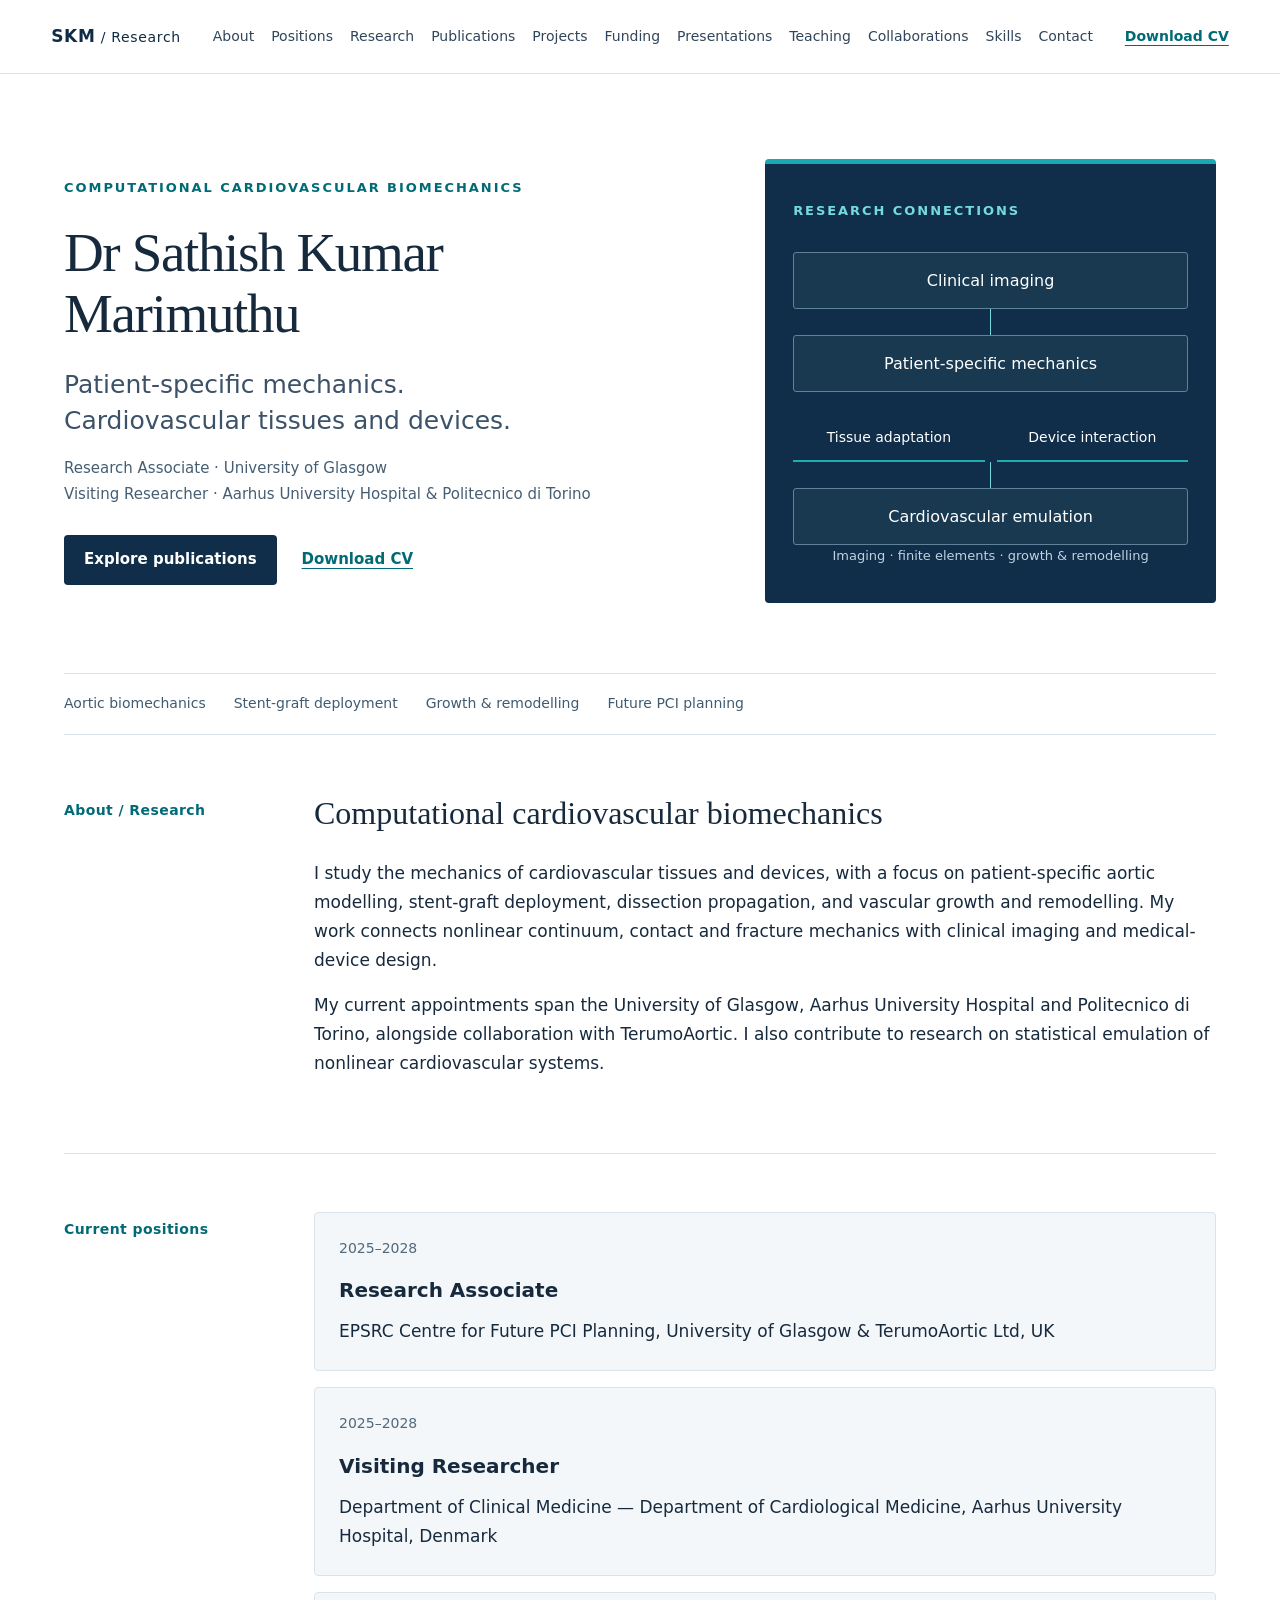
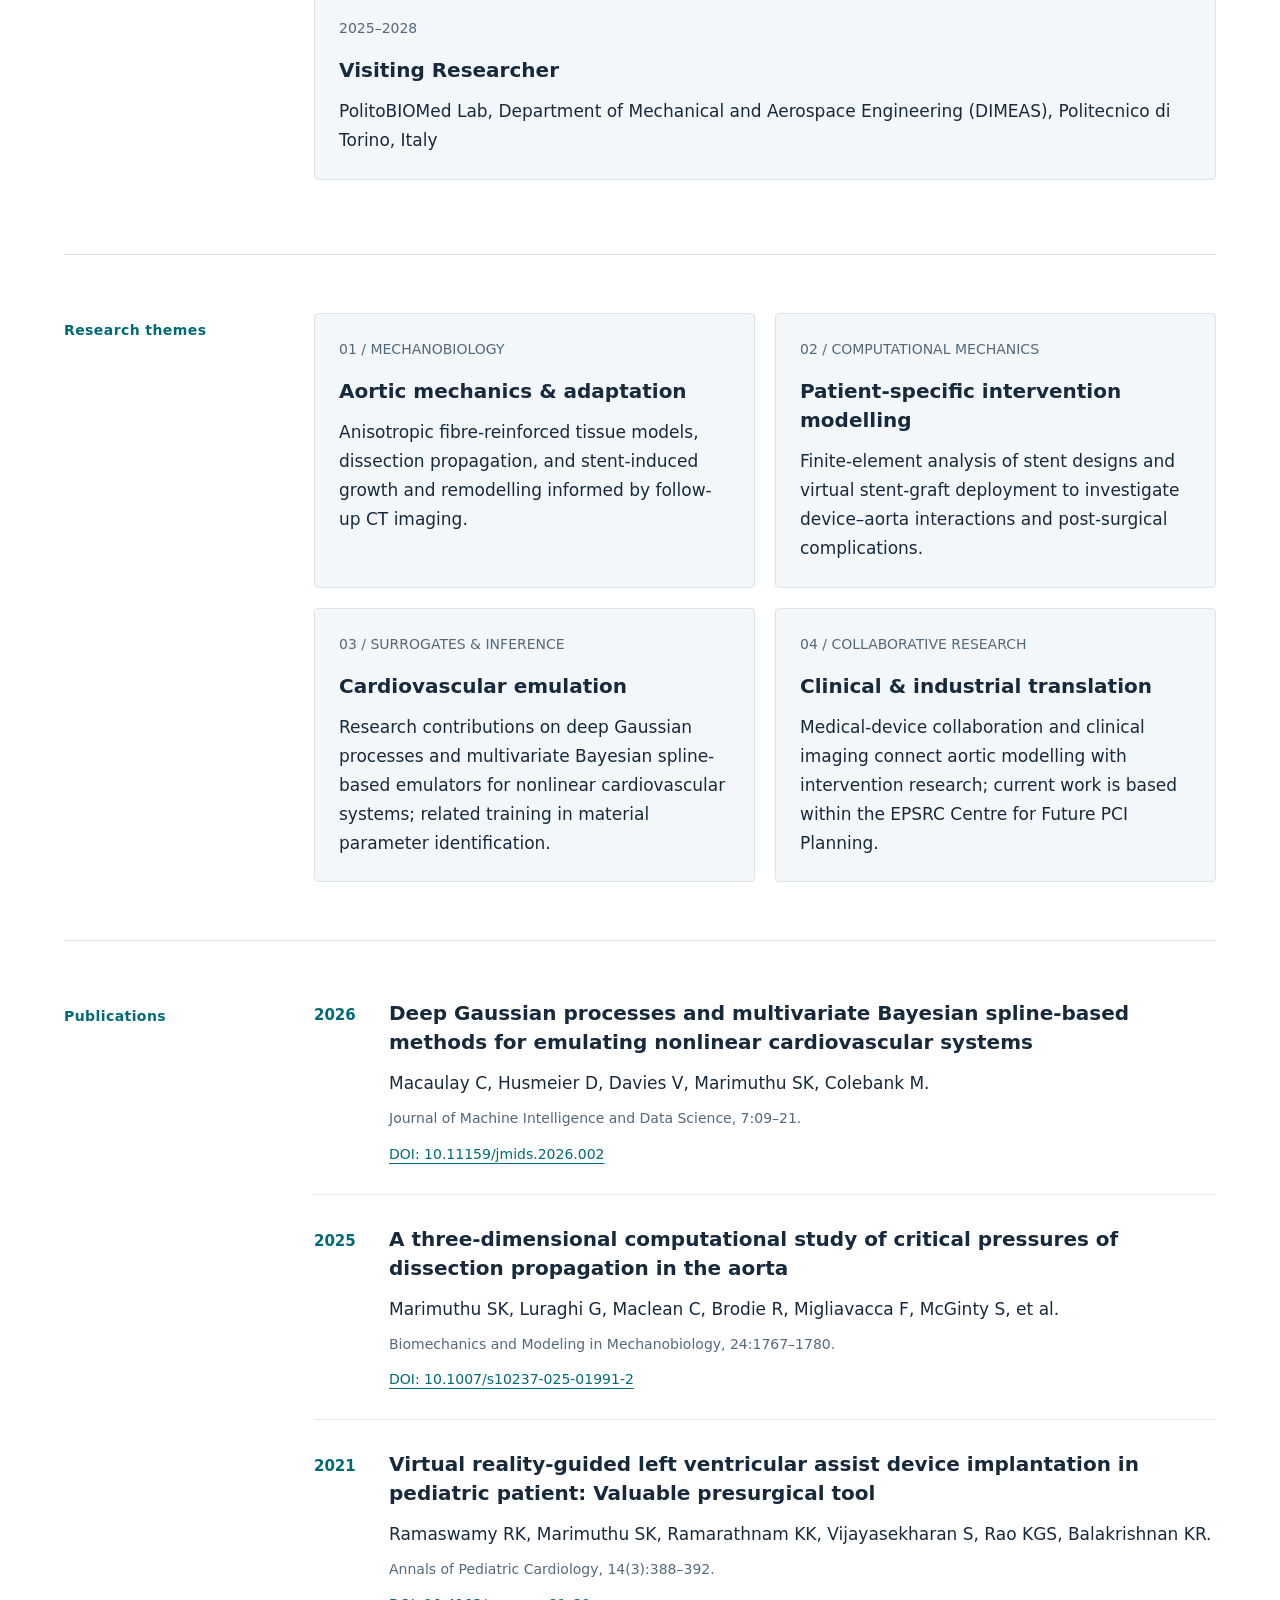
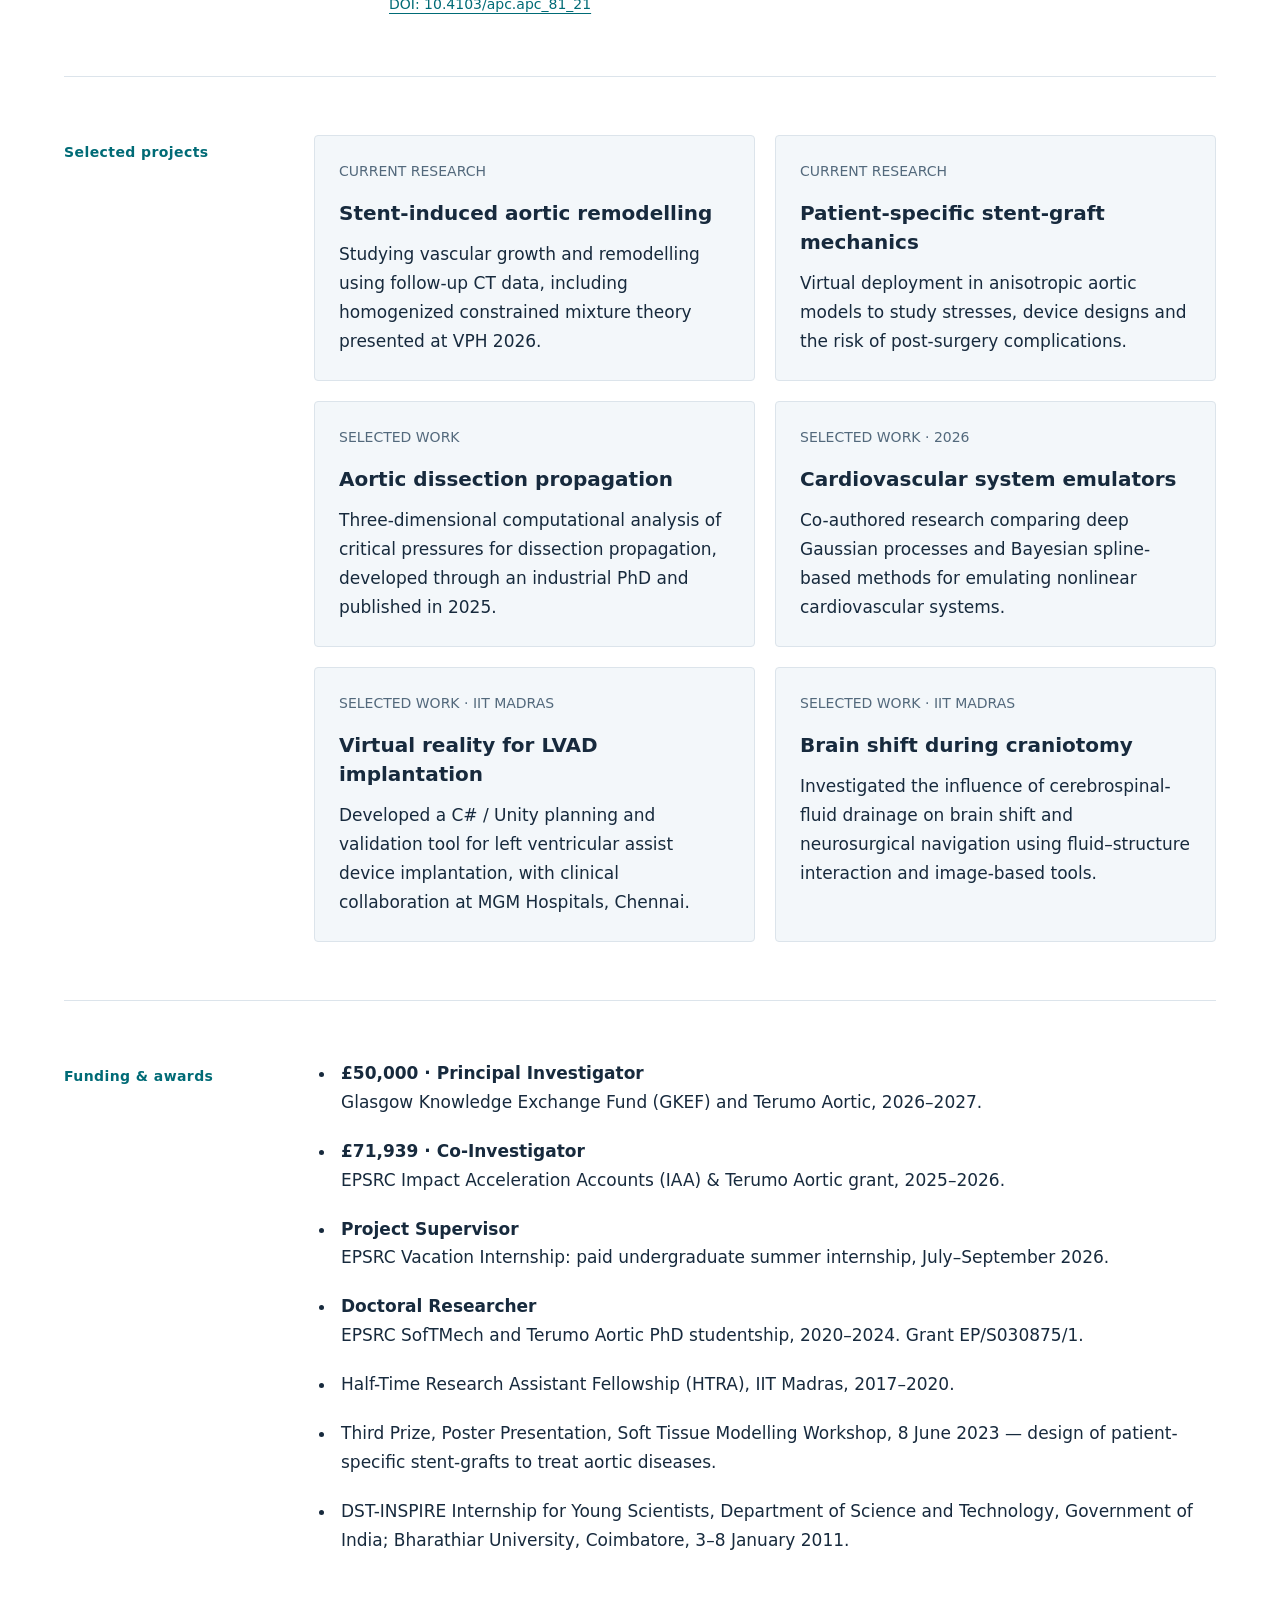
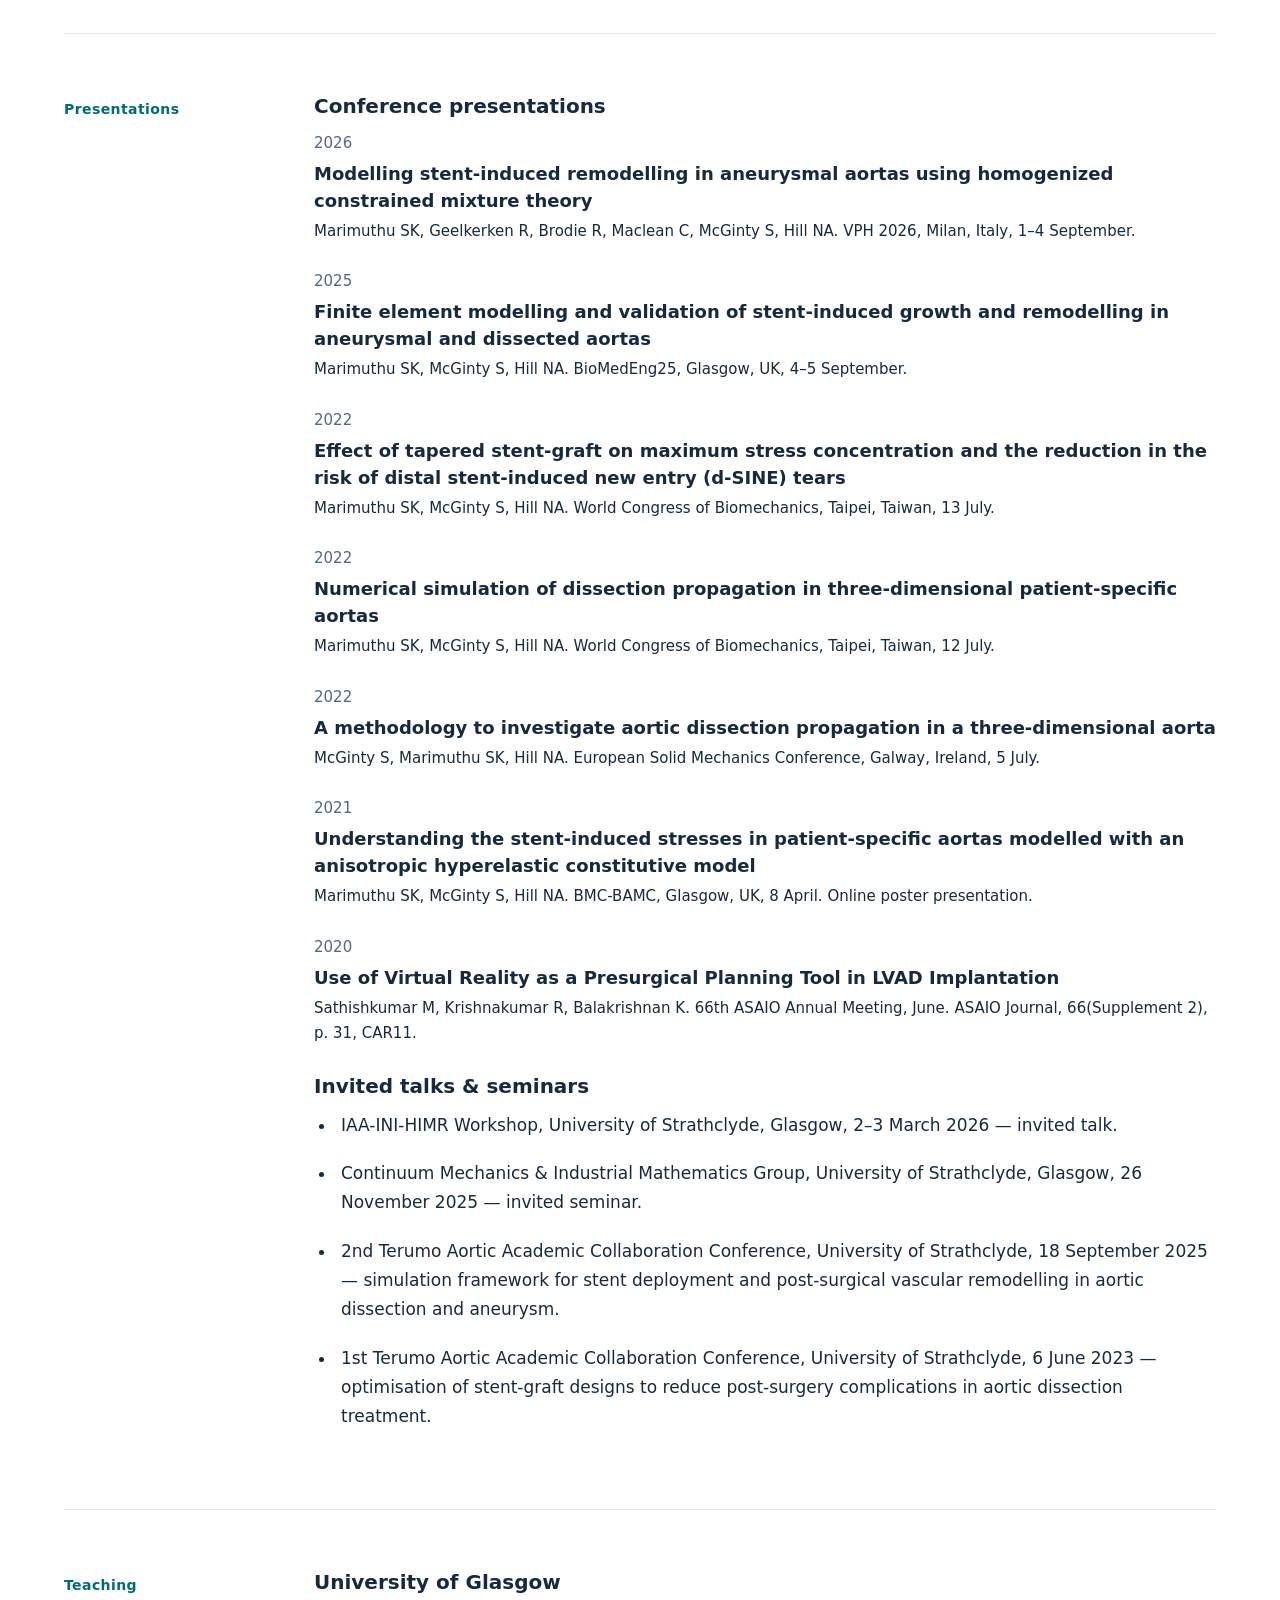
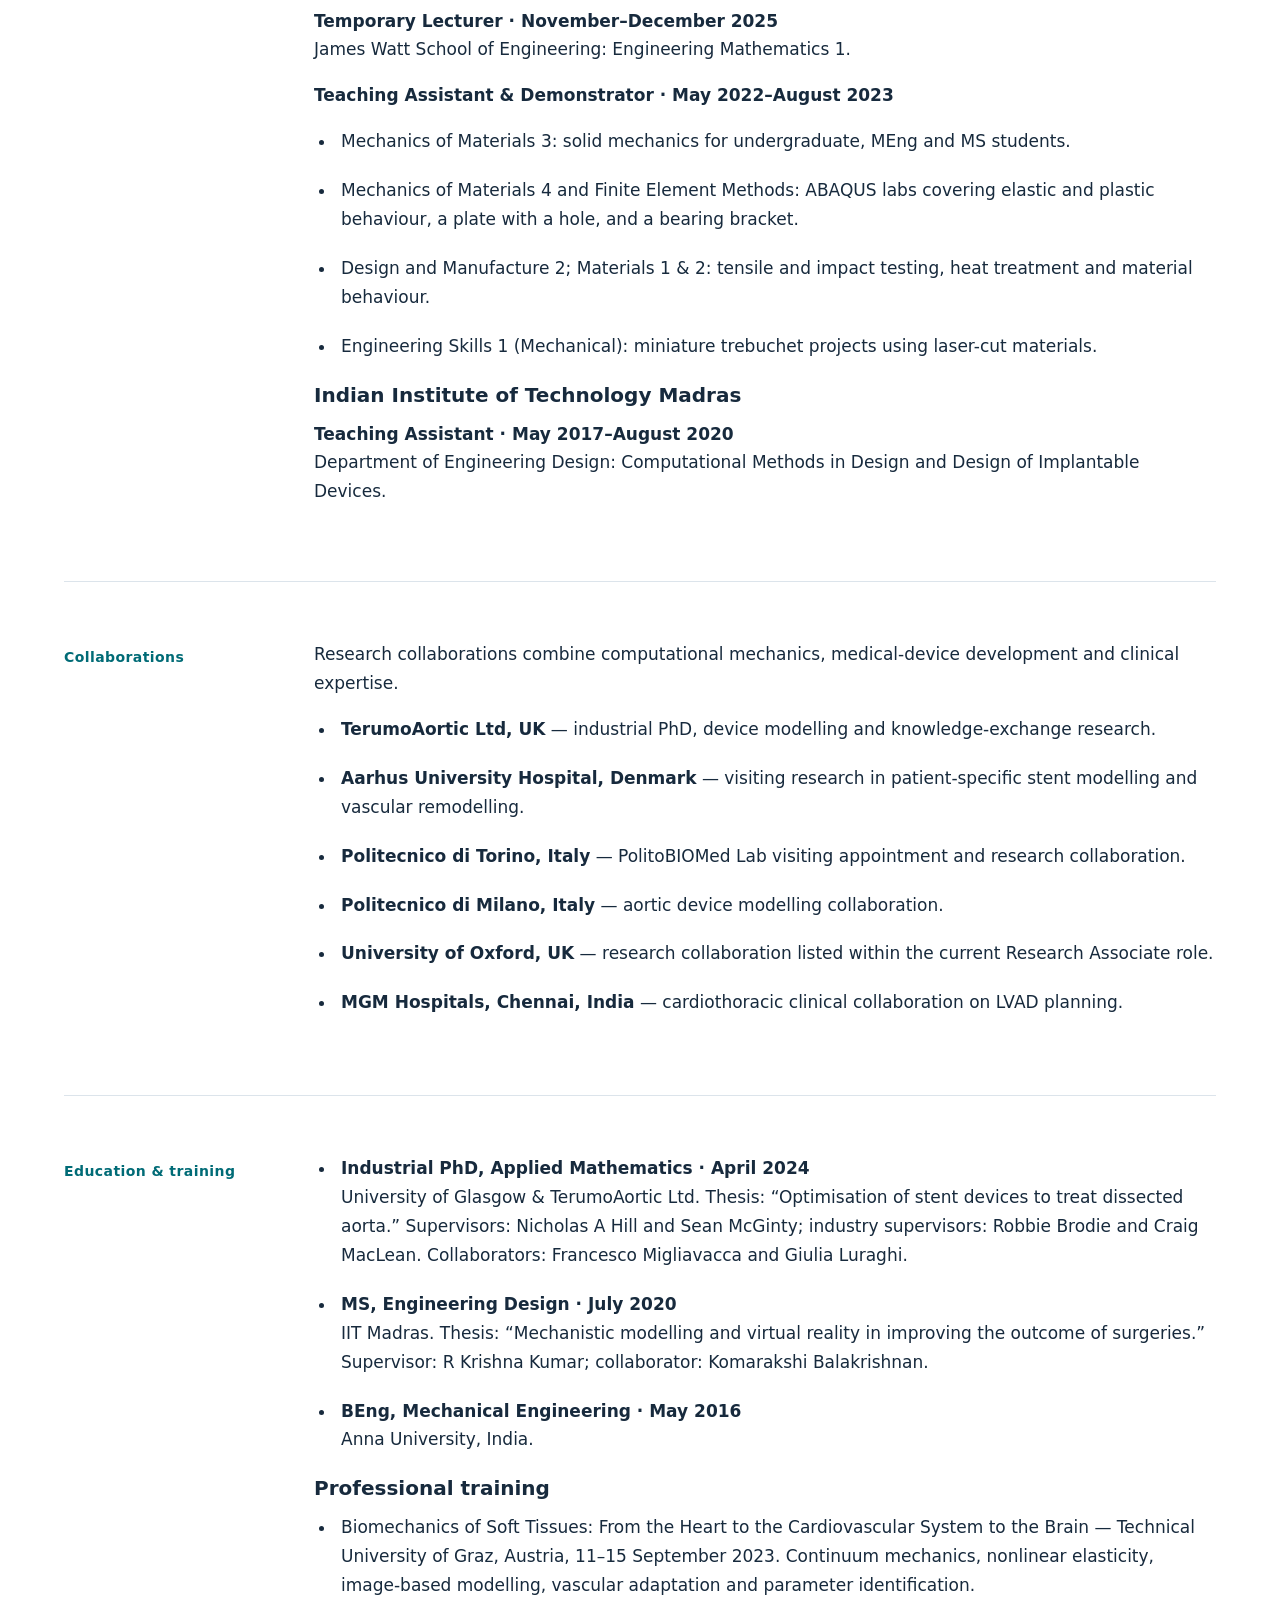
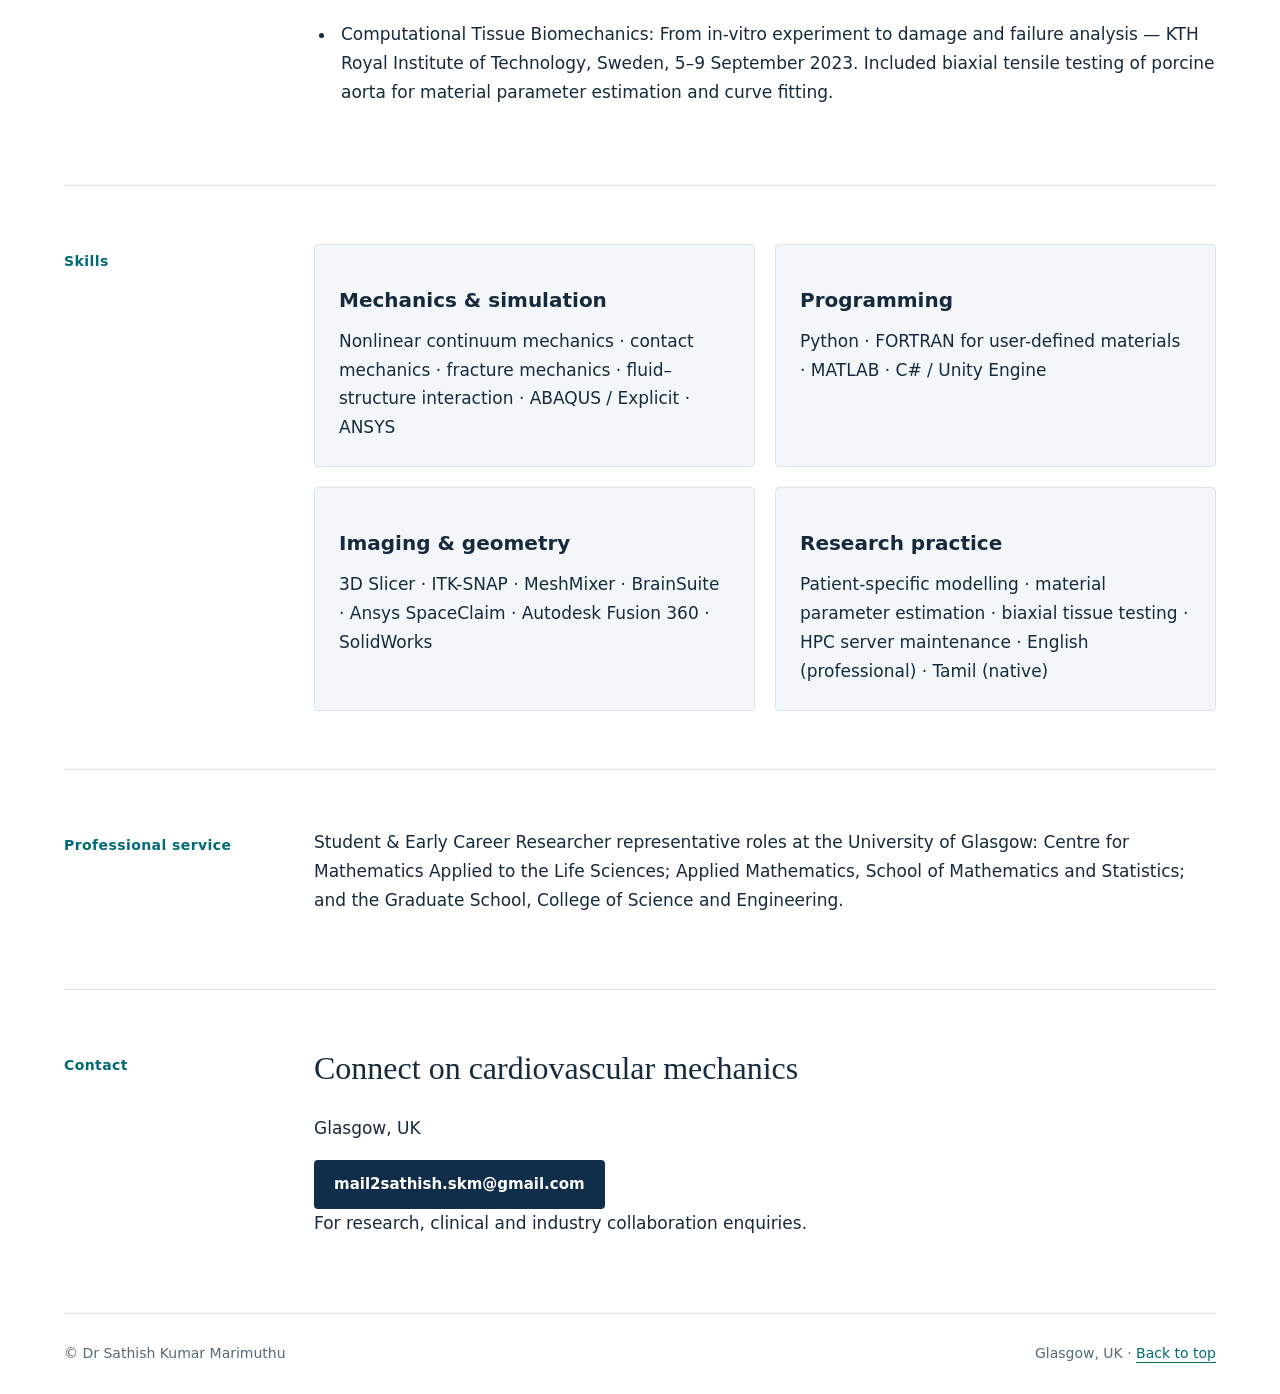
<file: sathish-academic-website/index.html>
<!doctype html><html lang="en"><head><meta charset="utf-8"><meta name="viewport" content="width=device-width, initial-scale=1"><meta name="description" content="Dr Sathish Kumar Marimuthu — computational cardiovascular biomechanics, patient-specific aortic modelling, stent-graft mechanics and vascular growth and remodelling."><link rel="icon" href="assets/favicon.svg" type="image/svg+xml"><link rel="stylesheet" href="styles.css"><title>Dr Sathish Kumar Marimuthu | Cardiovascular Biomechanics</title></head><body><a class="skip" href="#main">Skip to content</a><header><a class="brand" href="#top">SKM<span> / Research</span></a><nav aria-label="Main navigation"><a href="#about">About</a><a href="#positions">Positions</a><a href="#themes">Research</a><a href="#publications">Publications</a><a href="#projects">Projects</a><a href="#funding">Funding</a><a href="#presentations">Presentations</a><a href="#teaching">Teaching</a><a href="#collaborations">Collaborations</a><a href="#skills">Skills</a><a href="#contact">Contact</a></nav><a class="cv-link" href="assets/sathish-kumar-marimuthu-cv.pdf" download>Download CV</a></header><main id="main"><div id="top" class="hero"><div class="hero-copy"><p class="eyebrow">COMPUTATIONAL CARDIOVASCULAR BIOMECHANICS</p><h1>Dr Sathish Kumar<br>Marimuthu</h1><p class="lead">Patient-specific mechanics.<br>Cardiovascular tissues and devices.</p><p class="hero-detail">Research Associate · University of Glasgow<br>Visiting Researcher · Aarhus University Hospital & Politecnico di Torino</p><div class="actions"><a class="button" href="#publications">Explore publications</a><a class="secondary" href="assets/sathish-kumar-marimuthu-cv.pdf" download>Download CV</a></div></div><aside class="research-map" aria-label="Research framework"><span class="map-caption">RESEARCH CONNECTIONS</span><div class="map-node">Clinical imaging</div><div class="map-line"></div><div class="map-node">Patient-specific mechanics</div><div class="map-branches"><span>Tissue adaptation</span><span>Device interaction</span></div><div class="map-line"></div><div class="map-node">Cardiovascular emulation</div><p>Imaging · finite elements · growth & remodelling</p></aside></div><div class="topic-strip"><span>Aortic biomechanics</span><span>Stent-graft deployment</span><span>Growth & remodelling</span><span>Future PCI planning</span></div><section id="about" class="section"><div class="section-label">About / Research</div><div class="section-content"><h2>Computational cardiovascular biomechanics</h2><p>I study the mechanics of cardiovascular tissues and devices, with a focus on patient-specific aortic modelling, stent-graft deployment, dissection propagation, and vascular growth and remodelling. My work connects nonlinear continuum, contact and fracture mechanics with clinical imaging and medical-device design.</p><p>My current appointments span the University of Glasgow, Aarhus University Hospital and Politecnico di Torino, alongside collaboration with TerumoAortic. I also contribute to research on statistical emulation of nonlinear cardiovascular systems.</p></div></section><section id="positions" class="section"><div class="section-label">Current positions</div><div class="section-content"><article class="card"><p class="meta">2025–2028</p><h3>Research Associate</h3><p>EPSRC Centre for Future PCI Planning, University of Glasgow & TerumoAortic Ltd, UK</p></article><article class="card"><p class="meta">2025–2028</p><h3>Visiting Researcher</h3><p>Department of Clinical Medicine — Department of Cardiological Medicine, Aarhus University Hospital, Denmark</p></article><article class="card"><p class="meta">2025–2028</p><h3>Visiting Researcher</h3><p>PolitoBIOMed Lab, Department of Mechanical and Aerospace Engineering (DIMEAS), Politecnico di Torino, Italy</p></article></div></section><section id="themes" class="section"><div class="section-label">Research themes</div><div class="section-content"><div class="grid"><article class="card"><p class="meta">01 / MECHANOBIOLOGY</p><h3>Aortic mechanics & adaptation</h3><p>Anisotropic fibre-reinforced tissue models, dissection propagation, and stent-induced growth and remodelling informed by follow-up CT imaging.</p></article><article class="card"><p class="meta">02 / COMPUTATIONAL MECHANICS</p><h3>Patient-specific intervention modelling</h3><p>Finite-element analysis of stent designs and virtual stent-graft deployment to investigate device–aorta interactions and post-surgical complications.</p></article><article class="card"><p class="meta">03 / SURROGATES & INFERENCE</p><h3>Cardiovascular emulation</h3><p>Research contributions on deep Gaussian processes and multivariate Bayesian spline-based emulators for nonlinear cardiovascular systems; related training in material parameter identification.</p></article><article class="card"><p class="meta">04 / COLLABORATIVE RESEARCH</p><h3>Clinical & industrial translation</h3><p>Medical-device collaboration and clinical imaging connect aortic modelling with intervention research; current work is based within the EPSRC Centre for Future PCI Planning.</p></article></div></div></section><section id="publications" class="section"><div class="section-label">Publications</div><div class="section-content"><article class="publication"><span class="year">2026</span><div><h3>Deep Gaussian processes and multivariate Bayesian spline-based methods for emulating nonlinear cardiovascular systems</h3><p>Macaulay C, Husmeier D, Davies V, Marimuthu SK, Colebank M.</p><p class="meta">Journal of Machine Intelligence and Data Science, 7:09–21.</p><a href="https://doi.org/10.11159/jmids.2026.002">DOI: 10.11159/jmids.2026.002</a></div></article><article class="publication"><span class="year">2025</span><div><h3>A three-dimensional computational study of critical pressures of dissection propagation in the aorta</h3><p>Marimuthu SK, Luraghi G, Maclean C, Brodie R, Migliavacca F, McGinty S, et al.</p><p class="meta">Biomechanics and Modeling in Mechanobiology, 24:1767–1780.</p><a href="https://doi.org/10.1007/s10237-025-01991-2">DOI: 10.1007/s10237-025-01991-2</a></div></article><article class="publication"><span class="year">2021</span><div><h3>Virtual reality-guided left ventricular assist device implantation in pediatric patient: Valuable presurgical tool</h3><p>Ramaswamy RK, Marimuthu SK, Ramarathnam KK, Vijayasekharan S, Rao KGS, Balakrishnan KR.</p><p class="meta">Annals of Pediatric Cardiology, 14(3):388–392.</p><a href="https://doi.org/10.4103/apc.apc_81_21">DOI: 10.4103/apc.apc_81_21</a></div></article></div></section><section id="projects" class="section"><div class="section-label">Selected projects</div><div class="section-content"><div class="grid"><article class="card"><p class="meta">CURRENT RESEARCH</p><h3>Stent-induced aortic remodelling</h3><p>Studying vascular growth and remodelling using follow-up CT data, including homogenized constrained mixture theory presented at VPH 2026.</p></article><article class="card"><p class="meta">CURRENT RESEARCH</p><h3>Patient-specific stent-graft mechanics</h3><p>Virtual deployment in anisotropic aortic models to study stresses, device designs and the risk of post-surgery complications.</p></article><article class="card"><p class="meta">SELECTED WORK</p><h3>Aortic dissection propagation</h3><p>Three-dimensional computational analysis of critical pressures for dissection propagation, developed through an industrial PhD and published in 2025.</p></article><article class="card"><p class="meta">SELECTED WORK · 2026</p><h3>Cardiovascular system emulators</h3><p>Co-authored research comparing deep Gaussian processes and Bayesian spline-based methods for emulating nonlinear cardiovascular systems.</p></article><article class="card"><p class="meta">SELECTED WORK · IIT MADRAS</p><h3>Virtual reality for LVAD implantation</h3><p>Developed a C# / Unity planning and validation tool for left ventricular assist device implantation, with clinical collaboration at MGM Hospitals, Chennai.</p></article><article class="card"><p class="meta">SELECTED WORK · IIT MADRAS</p><h3>Brain shift during craniotomy</h3><p>Investigated the influence of cerebrospinal-fluid drainage on brain shift and neurosurgical navigation using fluid–structure interaction and image-based tools.</p></article></div></div></section><section id="funding" class="section"><div class="section-label">Funding & awards</div><div class="section-content"><ul><li><strong>£50,000 · Principal Investigator</strong><br>Glasgow Knowledge Exchange Fund (GKEF) and Terumo Aortic, 2026–2027.</li><li><strong>£71,939 · Co-Investigator</strong><br>EPSRC Impact Acceleration Accounts (IAA) & Terumo Aortic grant, 2025–2026.</li><li><strong>Project Supervisor</strong><br>EPSRC Vacation Internship: paid undergraduate summer internship, July–September 2026.</li><li><strong>Doctoral Researcher</strong><br>EPSRC SofTMech and Terumo Aortic PhD studentship, 2020–2024. Grant EP/S030875/1.</li><li>Half-Time Research Assistant Fellowship (HTRA), IIT Madras, 2017–2020.</li><li>Third Prize, Poster Presentation, Soft Tissue Modelling Workshop, 8 June 2023 — design of patient-specific stent-grafts to treat aortic diseases.</li><li>DST-INSPIRE Internship for Young Scientists, Department of Science and Technology, Government of India; Bharathiar University, Coimbatore, 3–8 January 2011.</li></ul></div></section><section id="presentations" class="section"><div class="section-label">Presentations</div><div class="section-content"><h3>Conference presentations</h3><article class="entry"><p class="meta">2026</p><h4>Modelling stent-induced remodelling in aneurysmal aortas using homogenized constrained mixture theory</h4><p>Marimuthu SK, Geelkerken R, Brodie R, Maclean C, McGinty S, Hill NA. VPH 2026, Milan, Italy, 1–4 September.</p></article><article class="entry"><p class="meta">2025</p><h4>Finite element modelling and validation of stent-induced growth and remodelling in aneurysmal and dissected aortas</h4><p>Marimuthu SK, McGinty S, Hill NA. BioMedEng25, Glasgow, UK, 4–5 September.</p></article><article class="entry"><p class="meta">2022</p><h4>Effect of tapered stent-graft on maximum stress concentration and the reduction in the risk of distal stent-induced new entry (d-SINE) tears</h4><p>Marimuthu SK, McGinty S, Hill NA. World Congress of Biomechanics, Taipei, Taiwan, 13 July.</p></article><article class="entry"><p class="meta">2022</p><h4>Numerical simulation of dissection propagation in three-dimensional patient-specific aortas</h4><p>Marimuthu SK, McGinty S, Hill NA. World Congress of Biomechanics, Taipei, Taiwan, 12 July.</p></article><article class="entry"><p class="meta">2022</p><h4>A methodology to investigate aortic dissection propagation in a three-dimensional aorta</h4><p>McGinty S, Marimuthu SK, Hill NA. European Solid Mechanics Conference, Galway, Ireland, 5 July.</p></article><article class="entry"><p class="meta">2021</p><h4>Understanding the stent-induced stresses in patient-specific aortas modelled with an anisotropic hyperelastic constitutive model</h4><p>Marimuthu SK, McGinty S, Hill NA. BMC-BAMC, Glasgow, UK, 8 April. Online poster presentation.</p></article><article class="entry"><p class="meta">2020</p><h4>Use of Virtual Reality as a Presurgical Planning Tool in LVAD Implantation</h4><p>Sathishkumar M, Krishnakumar R, Balakrishnan K. 66th ASAIO Annual Meeting, June. ASAIO Journal, 66(Supplement 2), p. 31, CAR11.</p></article><h3>Invited talks & seminars</h3><ul><li>IAA-INI-HIMR Workshop, University of Strathclyde, Glasgow, 2–3 March 2026 — invited talk.</li><li>Continuum Mechanics & Industrial Mathematics Group, University of Strathclyde, Glasgow, 26 November 2025 — invited seminar.</li><li>2nd Terumo Aortic Academic Collaboration Conference, University of Strathclyde, 18 September 2025 — simulation framework for stent deployment and post-surgical vascular remodelling in aortic dissection and aneurysm.</li><li>1st Terumo Aortic Academic Collaboration Conference, University of Strathclyde, 6 June 2023 — optimisation of stent-graft designs to reduce post-surgery complications in aortic dissection treatment.</li></ul></div></section><section id="teaching" class="section"><div class="section-label">Teaching</div><div class="section-content"><h3>University of Glasgow</h3><p><strong>Temporary Lecturer · November–December 2025</strong><br>James Watt School of Engineering: Engineering Mathematics 1.</p><p><strong>Teaching Assistant & Demonstrator · May 2022–August 2023</strong></p><ul><li>Mechanics of Materials 3: solid mechanics for undergraduate, MEng and MS students.</li><li>Mechanics of Materials 4 and Finite Element Methods: ABAQUS labs covering elastic and plastic behaviour, a plate with a hole, and a bearing bracket.</li><li>Design and Manufacture 2; Materials 1 & 2: tensile and impact testing, heat treatment and material behaviour.</li><li>Engineering Skills 1 (Mechanical): miniature trebuchet projects using laser-cut materials.</li></ul><h3>Indian Institute of Technology Madras</h3><p><strong>Teaching Assistant · May 2017–August 2020</strong><br>Department of Engineering Design: Computational Methods in Design and Design of Implantable Devices.</p></div></section><section id="collaborations" class="section"><div class="section-label">Collaborations</div><div class="section-content"><p>Research collaborations combine computational mechanics, medical-device development and clinical expertise.</p><ul><li><strong>TerumoAortic Ltd, UK</strong> — industrial PhD, device modelling and knowledge-exchange research.</li><li><strong>Aarhus University Hospital, Denmark</strong> — visiting research in patient-specific stent modelling and vascular remodelling.</li><li><strong>Politecnico di Torino, Italy</strong> — PolitoBIOMed Lab visiting appointment and research collaboration.</li><li><strong>Politecnico di Milano, Italy</strong> — aortic device modelling collaboration.</li><li><strong>University of Oxford, UK</strong> — research collaboration listed within the current Research Associate role.</li><li><strong>MGM Hospitals, Chennai, India</strong> — cardiothoracic clinical collaboration on LVAD planning.</li></ul></div></section><section id="education" class="section"><div class="section-label">Education & training</div><div class="section-content"><ul><li><strong>Industrial PhD, Applied Mathematics · April 2024</strong><br>University of Glasgow & TerumoAortic Ltd. Thesis: “Optimisation of stent devices to treat dissected aorta.” Supervisors: Nicholas A Hill and Sean McGinty; industry supervisors: Robbie Brodie and Craig MacLean. Collaborators: Francesco Migliavacca and Giulia Luraghi.</li><li><strong>MS, Engineering Design · July 2020</strong><br>IIT Madras. Thesis: “Mechanistic modelling and virtual reality in improving the outcome of surgeries.” Supervisor: R Krishna Kumar; collaborator: Komarakshi Balakrishnan.</li><li><strong>BEng, Mechanical Engineering · May 2016</strong><br>Anna University, India.</li></ul><h3>Professional training</h3><ul><li>Biomechanics of Soft Tissues: From the Heart to the Cardiovascular System to the Brain — Technical University of Graz, Austria, 11–15 September 2023. Continuum mechanics, nonlinear elasticity, image-based modelling, vascular adaptation and parameter identification.</li><li>Computational Tissue Biomechanics: From in-vitro experiment to damage and failure analysis — KTH Royal Institute of Technology, Sweden, 5–9 September 2023. Included biaxial tensile testing of porcine aorta for material parameter estimation and curve fitting.</li></ul></div></section><section id="skills" class="section"><div class="section-label">Skills</div><div class="section-content"><div class="grid"><article class="card"><p class="meta"></p><h3>Mechanics & simulation</h3><p>Nonlinear continuum mechanics · contact mechanics · fracture mechanics · fluid–structure interaction · ABAQUS / Explicit · ANSYS</p></article><article class="card"><p class="meta"></p><h3>Programming</h3><p>Python · FORTRAN for user-defined materials · MATLAB · C# / Unity Engine</p></article><article class="card"><p class="meta"></p><h3>Imaging & geometry</h3><p>3D Slicer · ITK-SNAP · MeshMixer · BrainSuite · Ansys SpaceClaim · Autodesk Fusion 360 · SolidWorks</p></article><article class="card"><p class="meta"></p><h3>Research practice</h3><p>Patient-specific modelling · material parameter estimation · biaxial tissue testing · HPC server maintenance · English (professional) · Tamil (native)</p></article></div></div></section><section id="service" class="section"><div class="section-label">Professional service</div><div class="section-content"><p>Student & Early Career Researcher representative roles at the University of Glasgow: Centre for Mathematics Applied to the Life Sciences; Applied Mathematics, School of Mathematics and Statistics; and the Graduate School, College of Science and Engineering.</p></div></section><section id="contact" class="section"><div class="section-label">Contact</div><div class="section-content"><h2>Connect on cardiovascular mechanics</h2><p>Glasgow, UK</p><a class="button" href="mailto:mail2sathish.skm@gmail.com">mail2sathish.skm@gmail.com</a><p>For research, clinical and industry collaboration enquiries.</p></div></section></main><footer><span>© Dr Sathish Kumar Marimuthu</span><span>Glasgow, UK · <a href="#top">Back to top</a></span></footer></body></html>
</file>
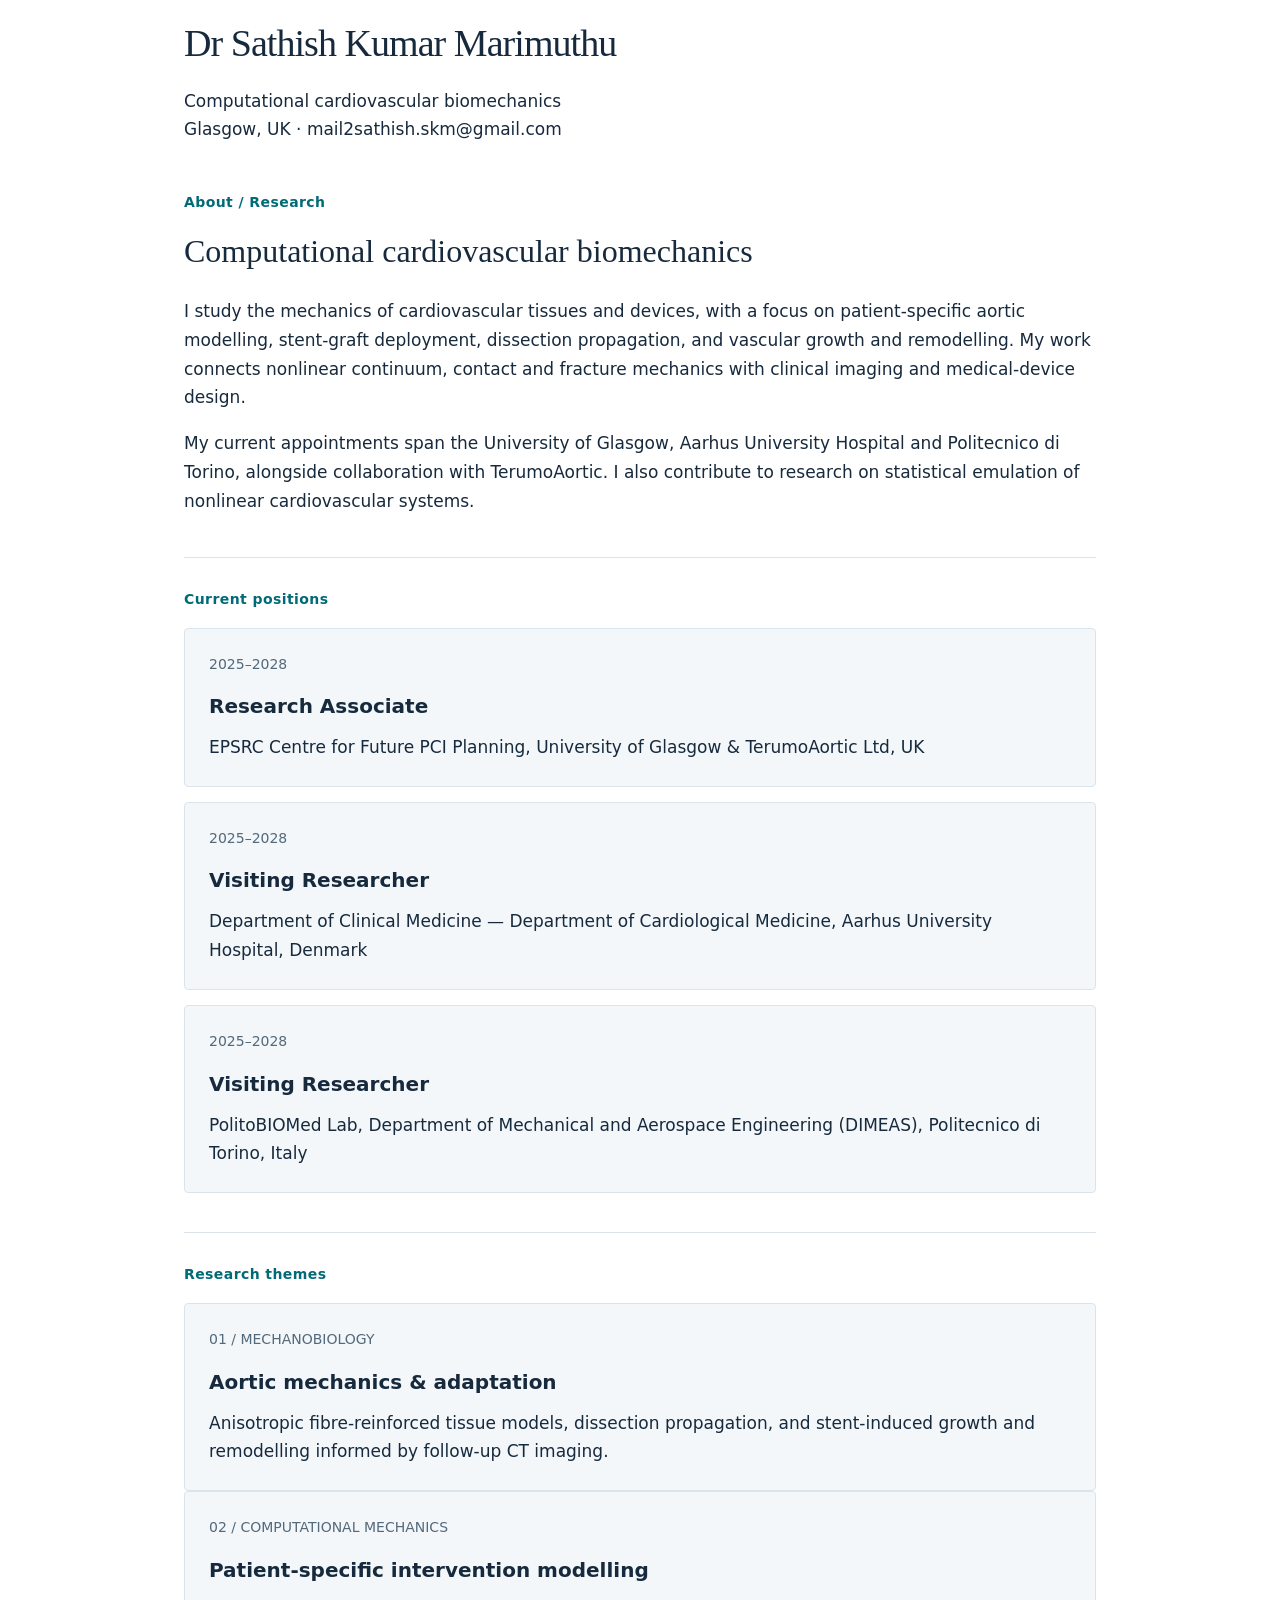
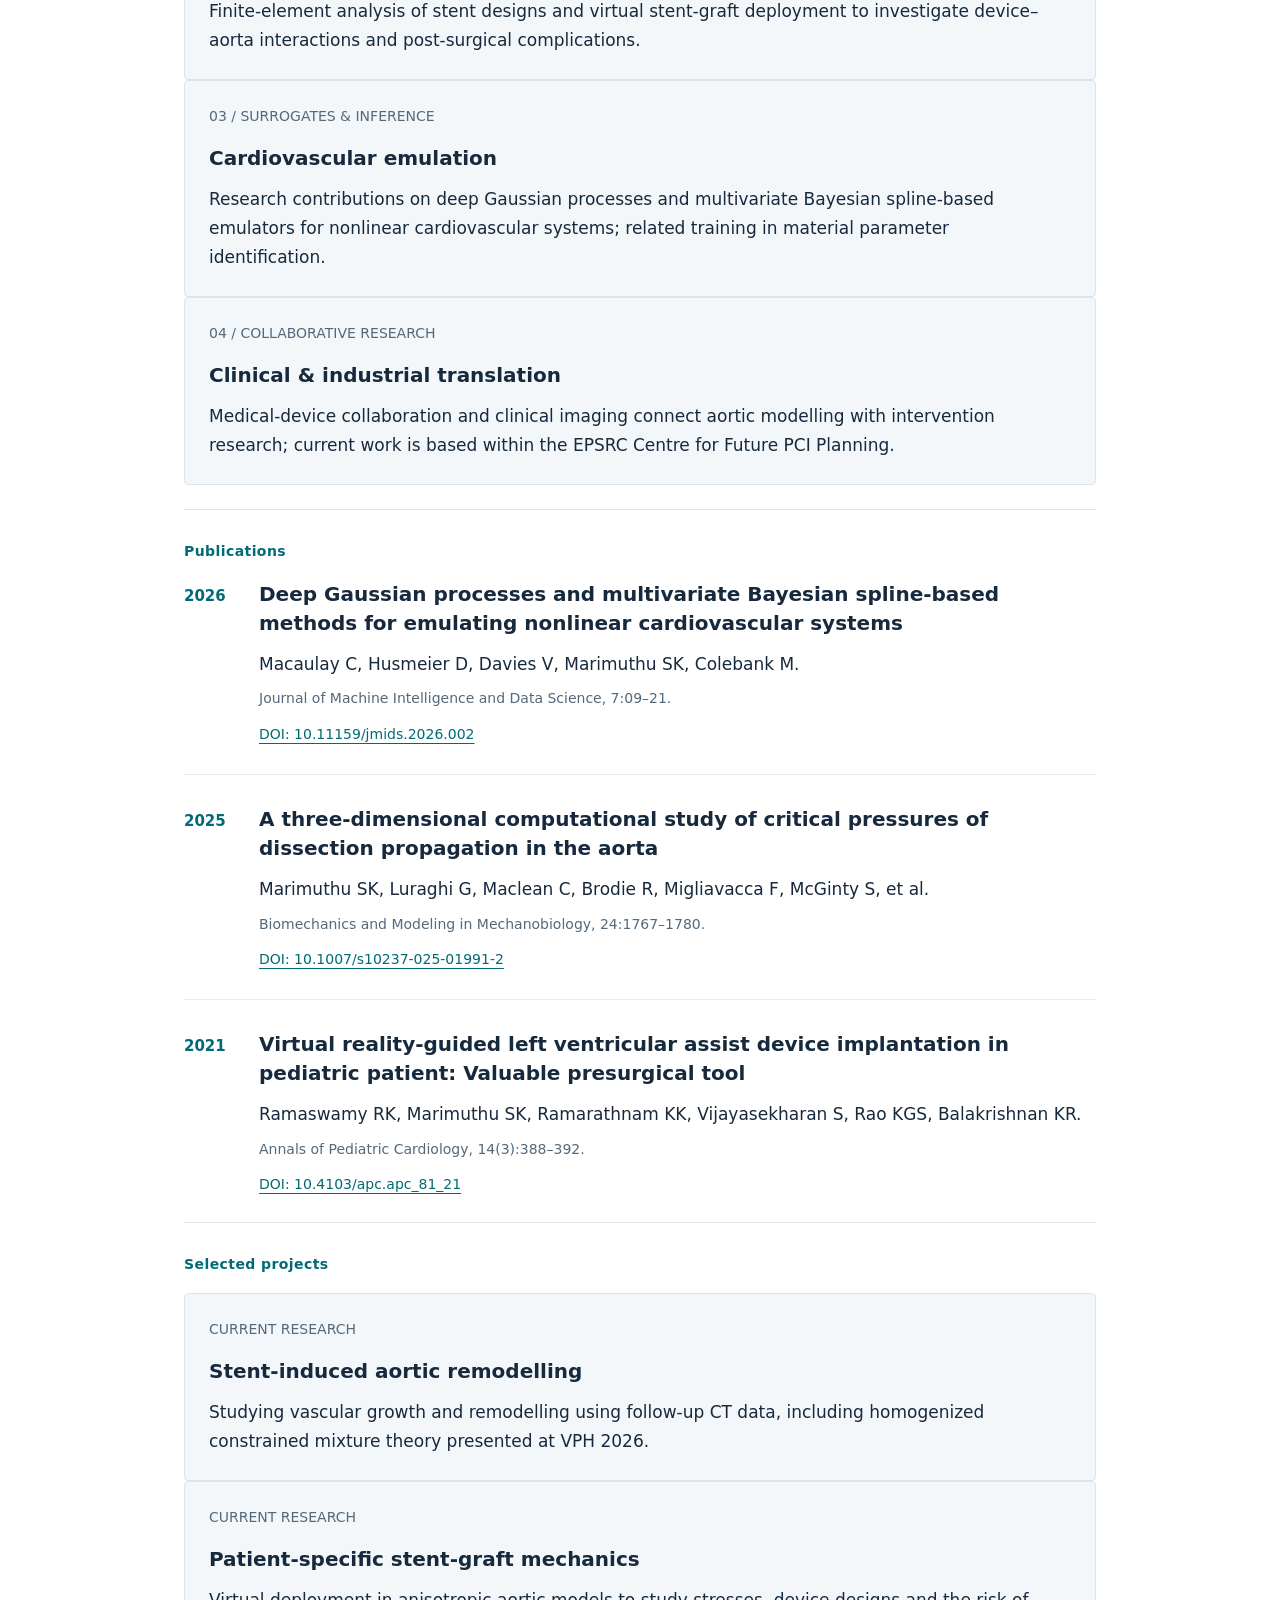
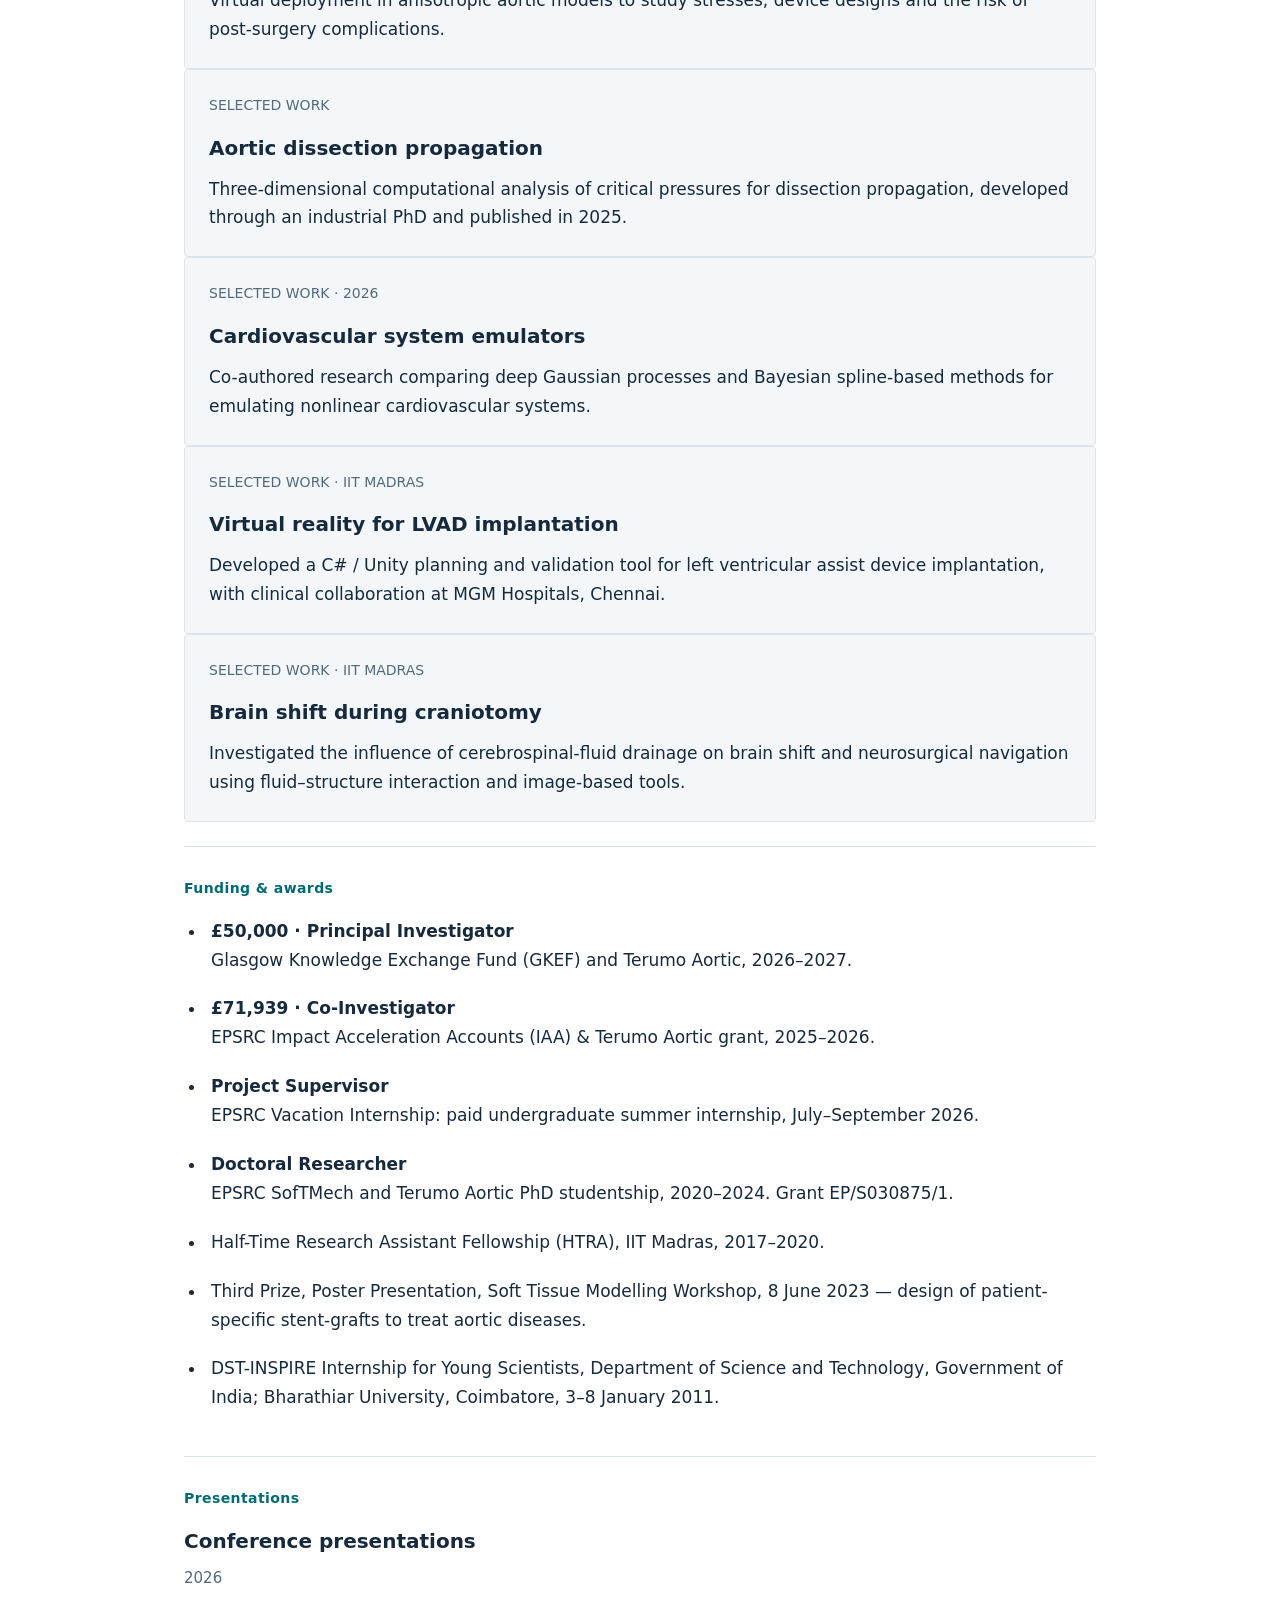
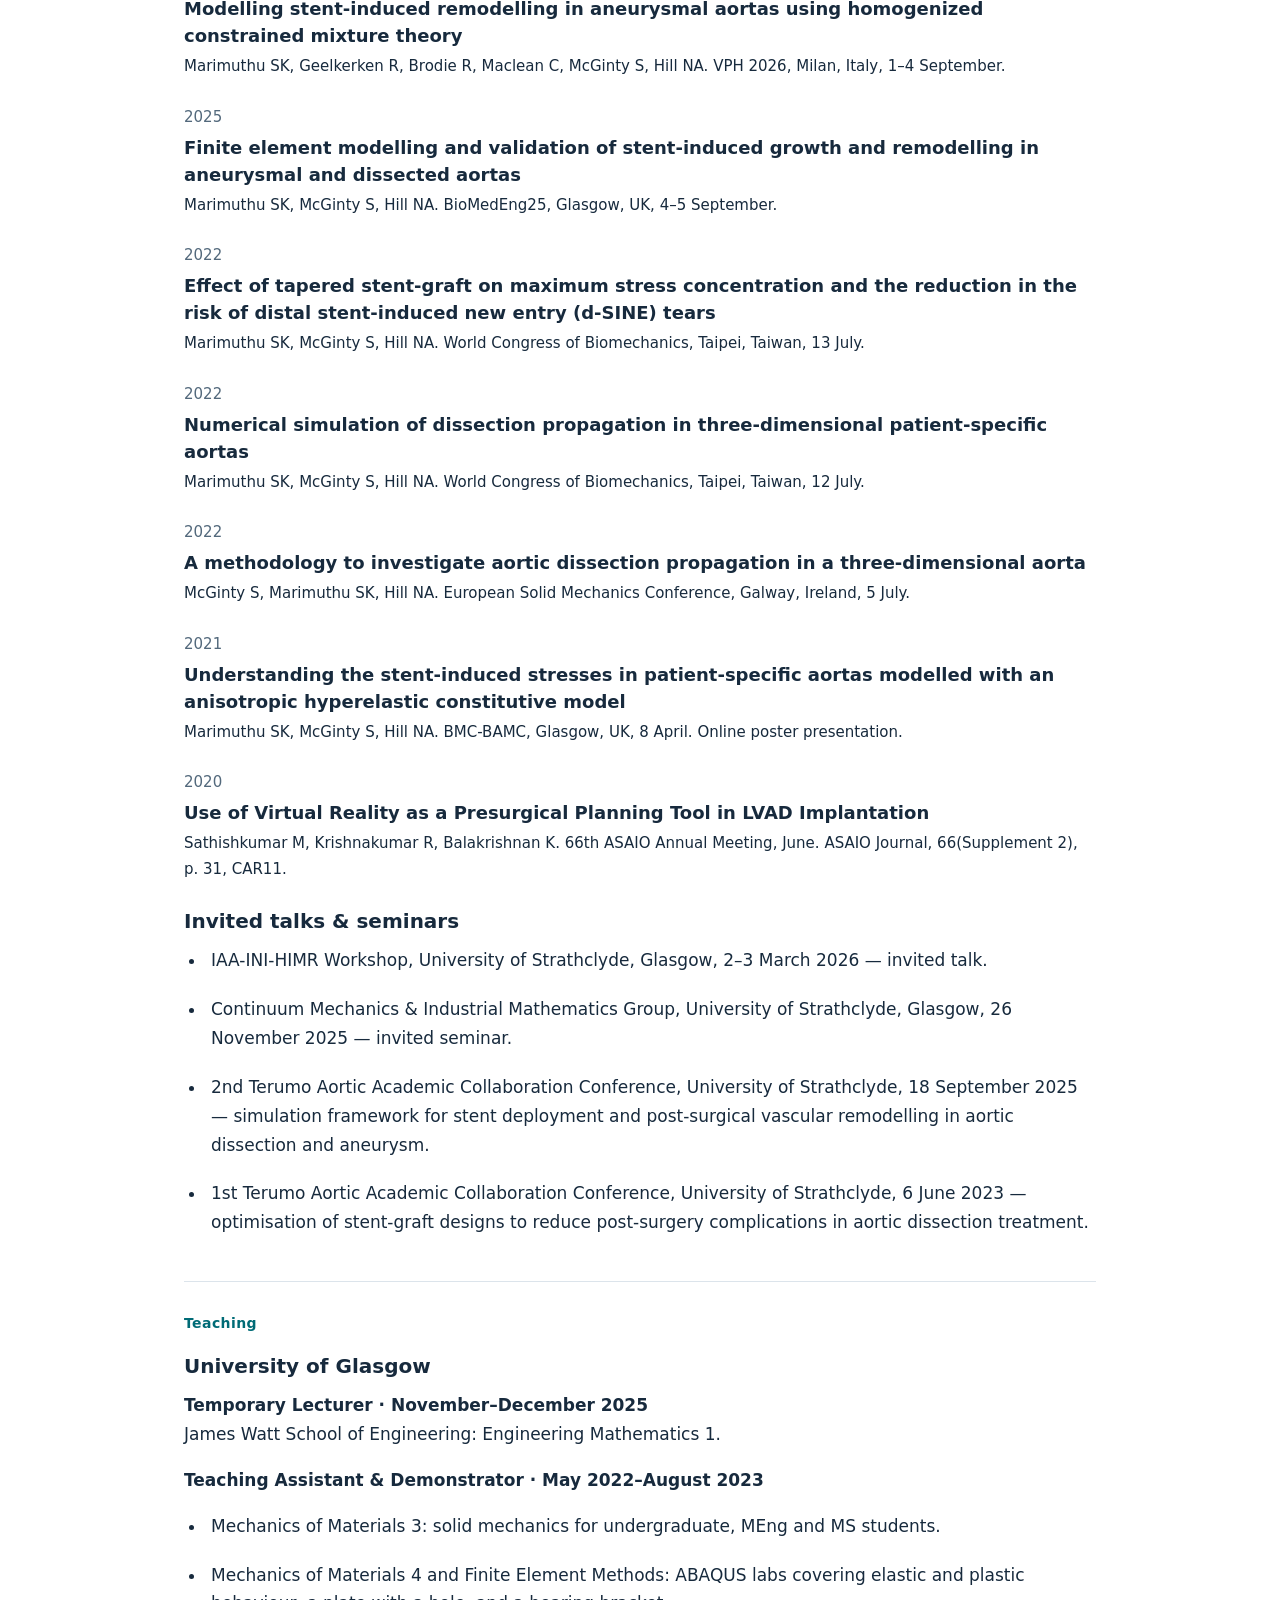
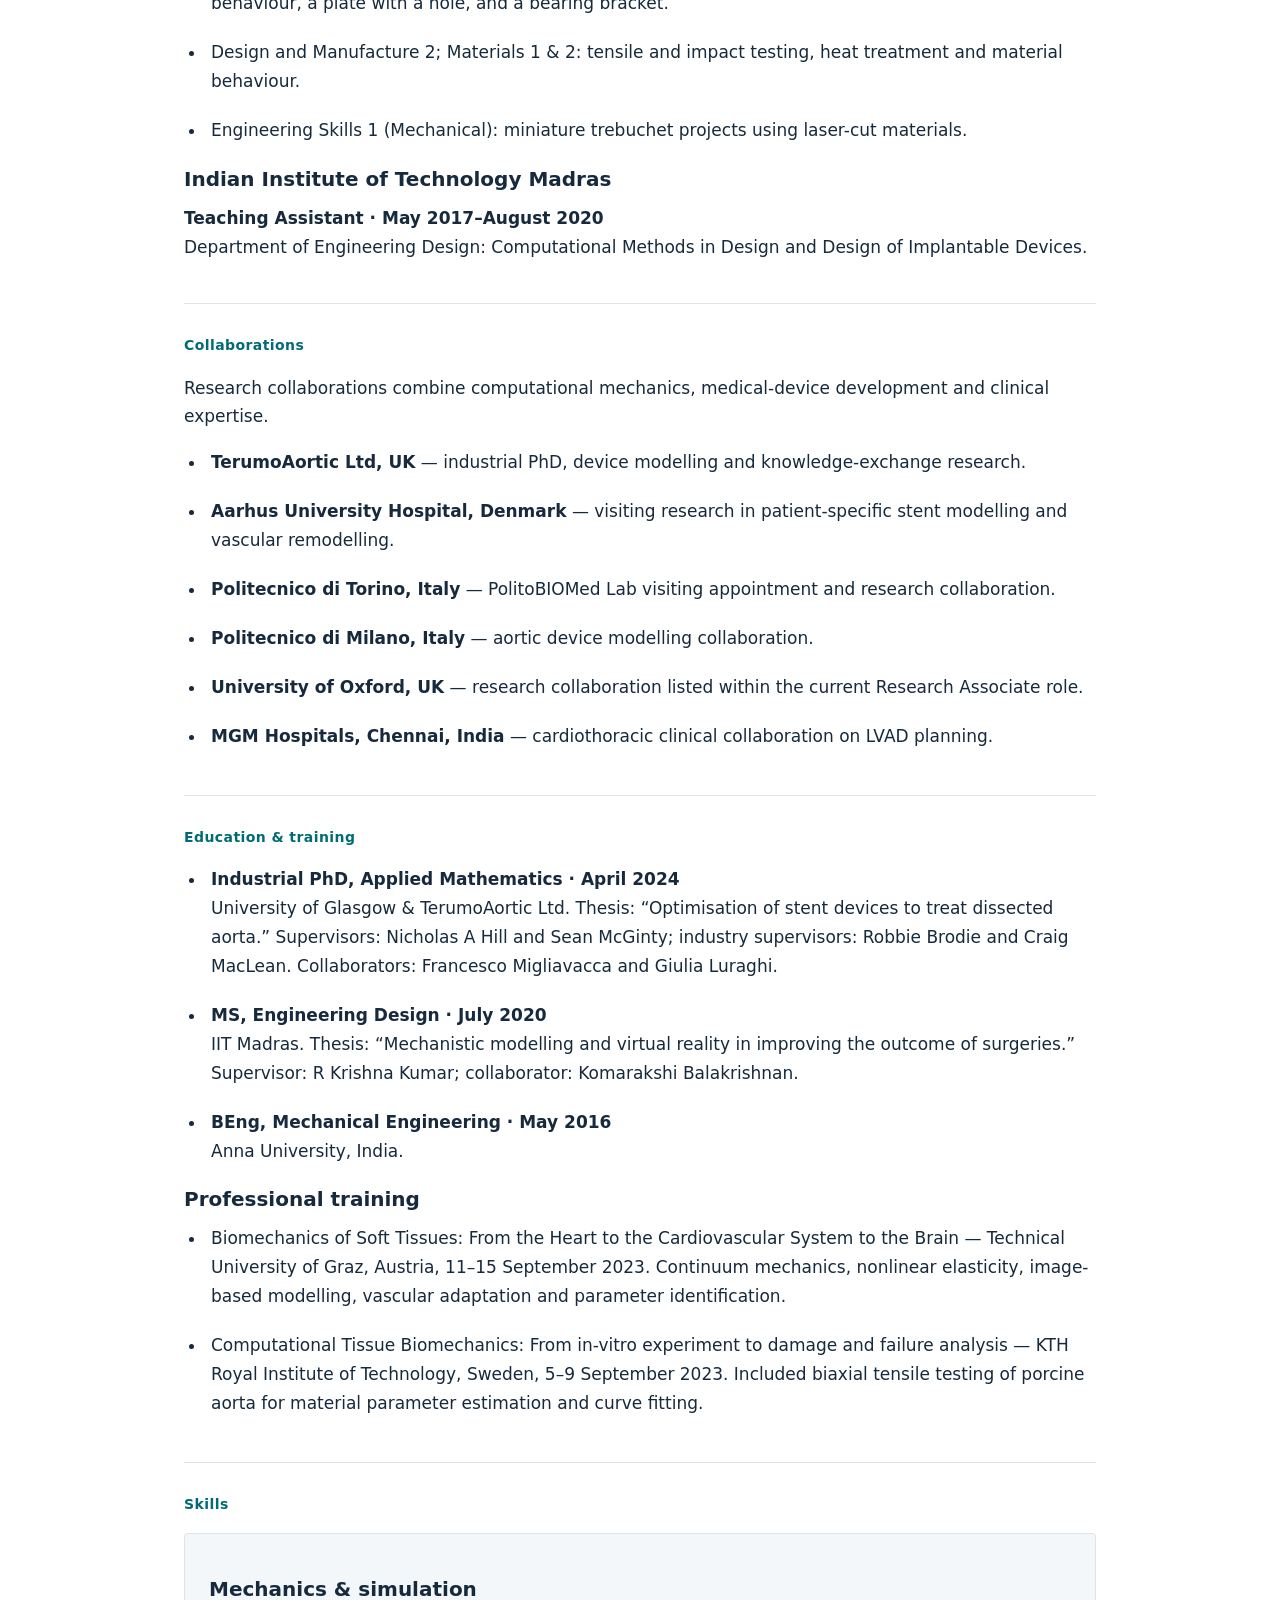
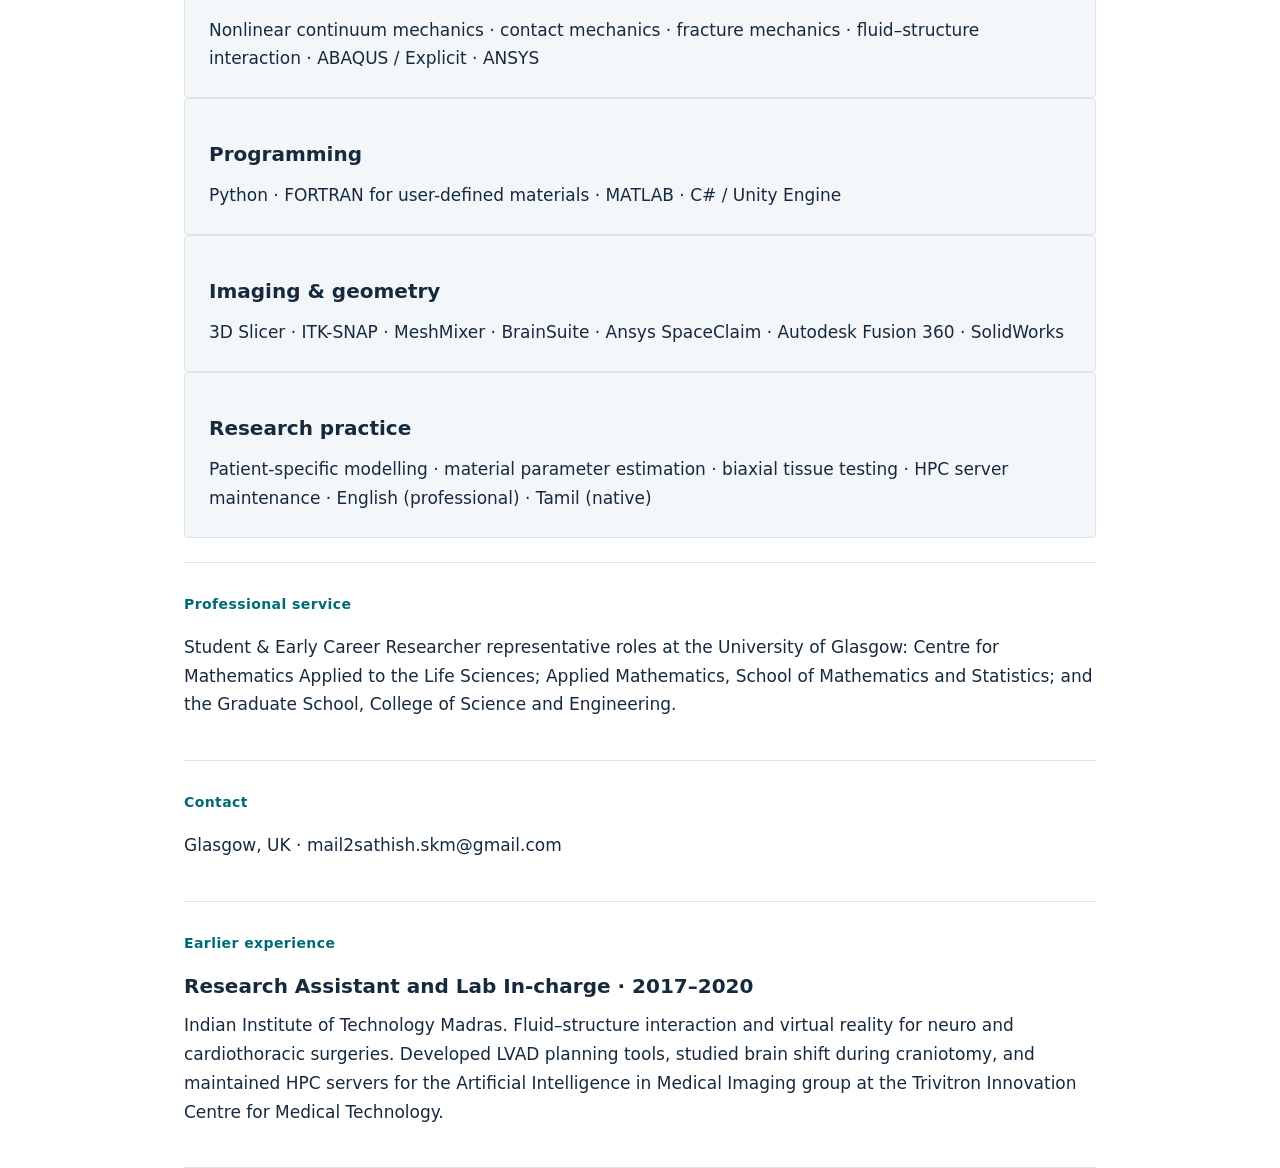
<file: assets/sathish-kumar-marimuthu-cv.html>
<!doctype html><html lang="en"><head><meta charset="utf-8"><title>Dr Sathish Kumar Marimuthu — Public CV</title><link rel="stylesheet" href="../styles.css"><style>main{max-width:1000px}h1{font-size:38px}.section{display:block;padding:24px 0}.section-label{margin-bottom:16px}.grid{display:block}.card{margin-bottom:15px}@page{size:A4;margin:18mm}</style></head><body><main><h1>Dr Sathish Kumar Marimuthu</h1><p>Computational cardiovascular biomechanics<br>Glasgow, UK · mail2sathish.skm@gmail.com</p><section id="about" class="section"><div class="section-label">About / Research</div><div class="section-content"><h2>Computational cardiovascular biomechanics</h2><p>I study the mechanics of cardiovascular tissues and devices, with a focus on patient-specific aortic modelling, stent-graft deployment, dissection propagation, and vascular growth and remodelling. My work connects nonlinear continuum, contact and fracture mechanics with clinical imaging and medical-device design.</p><p>My current appointments span the University of Glasgow, Aarhus University Hospital and Politecnico di Torino, alongside collaboration with TerumoAortic. I also contribute to research on statistical emulation of nonlinear cardiovascular systems.</p></div></section><section id="positions" class="section"><div class="section-label">Current positions</div><div class="section-content"><article class="card"><p class="meta">2025–2028</p><h3>Research Associate</h3><p>EPSRC Centre for Future PCI Planning, University of Glasgow & TerumoAortic Ltd, UK</p></article><article class="card"><p class="meta">2025–2028</p><h3>Visiting Researcher</h3><p>Department of Clinical Medicine — Department of Cardiological Medicine, Aarhus University Hospital, Denmark</p></article><article class="card"><p class="meta">2025–2028</p><h3>Visiting Researcher</h3><p>PolitoBIOMed Lab, Department of Mechanical and Aerospace Engineering (DIMEAS), Politecnico di Torino, Italy</p></article></div></section><section id="themes" class="section"><div class="section-label">Research themes</div><div class="section-content"><div class="grid"><article class="card"><p class="meta">01 / MECHANOBIOLOGY</p><h3>Aortic mechanics & adaptation</h3><p>Anisotropic fibre-reinforced tissue models, dissection propagation, and stent-induced growth and remodelling informed by follow-up CT imaging.</p></article><article class="card"><p class="meta">02 / COMPUTATIONAL MECHANICS</p><h3>Patient-specific intervention modelling</h3><p>Finite-element analysis of stent designs and virtual stent-graft deployment to investigate device–aorta interactions and post-surgical complications.</p></article><article class="card"><p class="meta">03 / SURROGATES & INFERENCE</p><h3>Cardiovascular emulation</h3><p>Research contributions on deep Gaussian processes and multivariate Bayesian spline-based emulators for nonlinear cardiovascular systems; related training in material parameter identification.</p></article><article class="card"><p class="meta">04 / COLLABORATIVE RESEARCH</p><h3>Clinical & industrial translation</h3><p>Medical-device collaboration and clinical imaging connect aortic modelling with intervention research; current work is based within the EPSRC Centre for Future PCI Planning.</p></article></div></div></section><section id="publications" class="section"><div class="section-label">Publications</div><div class="section-content"><article class="publication"><span class="year">2026</span><div><h3>Deep Gaussian processes and multivariate Bayesian spline-based methods for emulating nonlinear cardiovascular systems</h3><p>Macaulay C, Husmeier D, Davies V, Marimuthu SK, Colebank M.</p><p class="meta">Journal of Machine Intelligence and Data Science, 7:09–21.</p><a href="https://doi.org/10.11159/jmids.2026.002">DOI: 10.11159/jmids.2026.002</a></div></article><article class="publication"><span class="year">2025</span><div><h3>A three-dimensional computational study of critical pressures of dissection propagation in the aorta</h3><p>Marimuthu SK, Luraghi G, Maclean C, Brodie R, Migliavacca F, McGinty S, et al.</p><p class="meta">Biomechanics and Modeling in Mechanobiology, 24:1767–1780.</p><a href="https://doi.org/10.1007/s10237-025-01991-2">DOI: 10.1007/s10237-025-01991-2</a></div></article><article class="publication"><span class="year">2021</span><div><h3>Virtual reality-guided left ventricular assist device implantation in pediatric patient: Valuable presurgical tool</h3><p>Ramaswamy RK, Marimuthu SK, Ramarathnam KK, Vijayasekharan S, Rao KGS, Balakrishnan KR.</p><p class="meta">Annals of Pediatric Cardiology, 14(3):388–392.</p><a href="https://doi.org/10.4103/apc.apc_81_21">DOI: 10.4103/apc.apc_81_21</a></div></article></div></section><section id="projects" class="section"><div class="section-label">Selected projects</div><div class="section-content"><div class="grid"><article class="card"><p class="meta">CURRENT RESEARCH</p><h3>Stent-induced aortic remodelling</h3><p>Studying vascular growth and remodelling using follow-up CT data, including homogenized constrained mixture theory presented at VPH 2026.</p></article><article class="card"><p class="meta">CURRENT RESEARCH</p><h3>Patient-specific stent-graft mechanics</h3><p>Virtual deployment in anisotropic aortic models to study stresses, device designs and the risk of post-surgery complications.</p></article><article class="card"><p class="meta">SELECTED WORK</p><h3>Aortic dissection propagation</h3><p>Three-dimensional computational analysis of critical pressures for dissection propagation, developed through an industrial PhD and published in 2025.</p></article><article class="card"><p class="meta">SELECTED WORK · 2026</p><h3>Cardiovascular system emulators</h3><p>Co-authored research comparing deep Gaussian processes and Bayesian spline-based methods for emulating nonlinear cardiovascular systems.</p></article><article class="card"><p class="meta">SELECTED WORK · IIT MADRAS</p><h3>Virtual reality for LVAD implantation</h3><p>Developed a C# / Unity planning and validation tool for left ventricular assist device implantation, with clinical collaboration at MGM Hospitals, Chennai.</p></article><article class="card"><p class="meta">SELECTED WORK · IIT MADRAS</p><h3>Brain shift during craniotomy</h3><p>Investigated the influence of cerebrospinal-fluid drainage on brain shift and neurosurgical navigation using fluid–structure interaction and image-based tools.</p></article></div></div></section><section id="funding" class="section"><div class="section-label">Funding & awards</div><div class="section-content"><ul><li><strong>£50,000 · Principal Investigator</strong><br>Glasgow Knowledge Exchange Fund (GKEF) and Terumo Aortic, 2026–2027.</li><li><strong>£71,939 · Co-Investigator</strong><br>EPSRC Impact Acceleration Accounts (IAA) & Terumo Aortic grant, 2025–2026.</li><li><strong>Project Supervisor</strong><br>EPSRC Vacation Internship: paid undergraduate summer internship, July–September 2026.</li><li><strong>Doctoral Researcher</strong><br>EPSRC SofTMech and Terumo Aortic PhD studentship, 2020–2024. Grant EP/S030875/1.</li><li>Half-Time Research Assistant Fellowship (HTRA), IIT Madras, 2017–2020.</li><li>Third Prize, Poster Presentation, Soft Tissue Modelling Workshop, 8 June 2023 — design of patient-specific stent-grafts to treat aortic diseases.</li><li>DST-INSPIRE Internship for Young Scientists, Department of Science and Technology, Government of India; Bharathiar University, Coimbatore, 3–8 January 2011.</li></ul></div></section><section id="presentations" class="section"><div class="section-label">Presentations</div><div class="section-content"><h3>Conference presentations</h3><article class="entry"><p class="meta">2026</p><h4>Modelling stent-induced remodelling in aneurysmal aortas using homogenized constrained mixture theory</h4><p>Marimuthu SK, Geelkerken R, Brodie R, Maclean C, McGinty S, Hill NA. VPH 2026, Milan, Italy, 1–4 September.</p></article><article class="entry"><p class="meta">2025</p><h4>Finite element modelling and validation of stent-induced growth and remodelling in aneurysmal and dissected aortas</h4><p>Marimuthu SK, McGinty S, Hill NA. BioMedEng25, Glasgow, UK, 4–5 September.</p></article><article class="entry"><p class="meta">2022</p><h4>Effect of tapered stent-graft on maximum stress concentration and the reduction in the risk of distal stent-induced new entry (d-SINE) tears</h4><p>Marimuthu SK, McGinty S, Hill NA. World Congress of Biomechanics, Taipei, Taiwan, 13 July.</p></article><article class="entry"><p class="meta">2022</p><h4>Numerical simulation of dissection propagation in three-dimensional patient-specific aortas</h4><p>Marimuthu SK, McGinty S, Hill NA. World Congress of Biomechanics, Taipei, Taiwan, 12 July.</p></article><article class="entry"><p class="meta">2022</p><h4>A methodology to investigate aortic dissection propagation in a three-dimensional aorta</h4><p>McGinty S, Marimuthu SK, Hill NA. European Solid Mechanics Conference, Galway, Ireland, 5 July.</p></article><article class="entry"><p class="meta">2021</p><h4>Understanding the stent-induced stresses in patient-specific aortas modelled with an anisotropic hyperelastic constitutive model</h4><p>Marimuthu SK, McGinty S, Hill NA. BMC-BAMC, Glasgow, UK, 8 April. Online poster presentation.</p></article><article class="entry"><p class="meta">2020</p><h4>Use of Virtual Reality as a Presurgical Planning Tool in LVAD Implantation</h4><p>Sathishkumar M, Krishnakumar R, Balakrishnan K. 66th ASAIO Annual Meeting, June. ASAIO Journal, 66(Supplement 2), p. 31, CAR11.</p></article><h3>Invited talks & seminars</h3><ul><li>IAA-INI-HIMR Workshop, University of Strathclyde, Glasgow, 2–3 March 2026 — invited talk.</li><li>Continuum Mechanics & Industrial Mathematics Group, University of Strathclyde, Glasgow, 26 November 2025 — invited seminar.</li><li>2nd Terumo Aortic Academic Collaboration Conference, University of Strathclyde, 18 September 2025 — simulation framework for stent deployment and post-surgical vascular remodelling in aortic dissection and aneurysm.</li><li>1st Terumo Aortic Academic Collaboration Conference, University of Strathclyde, 6 June 2023 — optimisation of stent-graft designs to reduce post-surgery complications in aortic dissection treatment.</li></ul></div></section><section id="teaching" class="section"><div class="section-label">Teaching</div><div class="section-content"><h3>University of Glasgow</h3><p><strong>Temporary Lecturer · November–December 2025</strong><br>James Watt School of Engineering: Engineering Mathematics 1.</p><p><strong>Teaching Assistant & Demonstrator · May 2022–August 2023</strong></p><ul><li>Mechanics of Materials 3: solid mechanics for undergraduate, MEng and MS students.</li><li>Mechanics of Materials 4 and Finite Element Methods: ABAQUS labs covering elastic and plastic behaviour, a plate with a hole, and a bearing bracket.</li><li>Design and Manufacture 2; Materials 1 & 2: tensile and impact testing, heat treatment and material behaviour.</li><li>Engineering Skills 1 (Mechanical): miniature trebuchet projects using laser-cut materials.</li></ul><h3>Indian Institute of Technology Madras</h3><p><strong>Teaching Assistant · May 2017–August 2020</strong><br>Department of Engineering Design: Computational Methods in Design and Design of Implantable Devices.</p></div></section><section id="collaborations" class="section"><div class="section-label">Collaborations</div><div class="section-content"><p>Research collaborations combine computational mechanics, medical-device development and clinical expertise.</p><ul><li><strong>TerumoAortic Ltd, UK</strong> — industrial PhD, device modelling and knowledge-exchange research.</li><li><strong>Aarhus University Hospital, Denmark</strong> — visiting research in patient-specific stent modelling and vascular remodelling.</li><li><strong>Politecnico di Torino, Italy</strong> — PolitoBIOMed Lab visiting appointment and research collaboration.</li><li><strong>Politecnico di Milano, Italy</strong> — aortic device modelling collaboration.</li><li><strong>University of Oxford, UK</strong> — research collaboration listed within the current Research Associate role.</li><li><strong>MGM Hospitals, Chennai, India</strong> — cardiothoracic clinical collaboration on LVAD planning.</li></ul></div></section><section id="education" class="section"><div class="section-label">Education & training</div><div class="section-content"><ul><li><strong>Industrial PhD, Applied Mathematics · April 2024</strong><br>University of Glasgow & TerumoAortic Ltd. Thesis: “Optimisation of stent devices to treat dissected aorta.” Supervisors: Nicholas A Hill and Sean McGinty; industry supervisors: Robbie Brodie and Craig MacLean. Collaborators: Francesco Migliavacca and Giulia Luraghi.</li><li><strong>MS, Engineering Design · July 2020</strong><br>IIT Madras. Thesis: “Mechanistic modelling and virtual reality in improving the outcome of surgeries.” Supervisor: R Krishna Kumar; collaborator: Komarakshi Balakrishnan.</li><li><strong>BEng, Mechanical Engineering · May 2016</strong><br>Anna University, India.</li></ul><h3>Professional training</h3><ul><li>Biomechanics of Soft Tissues: From the Heart to the Cardiovascular System to the Brain — Technical University of Graz, Austria, 11–15 September 2023. Continuum mechanics, nonlinear elasticity, image-based modelling, vascular adaptation and parameter identification.</li><li>Computational Tissue Biomechanics: From in-vitro experiment to damage and failure analysis — KTH Royal Institute of Technology, Sweden, 5–9 September 2023. Included biaxial tensile testing of porcine aorta for material parameter estimation and curve fitting.</li></ul></div></section><section id="skills" class="section"><div class="section-label">Skills</div><div class="section-content"><div class="grid"><article class="card"><p class="meta"></p><h3>Mechanics & simulation</h3><p>Nonlinear continuum mechanics · contact mechanics · fracture mechanics · fluid–structure interaction · ABAQUS / Explicit · ANSYS</p></article><article class="card"><p class="meta"></p><h3>Programming</h3><p>Python · FORTRAN for user-defined materials · MATLAB · C# / Unity Engine</p></article><article class="card"><p class="meta"></p><h3>Imaging & geometry</h3><p>3D Slicer · ITK-SNAP · MeshMixer · BrainSuite · Ansys SpaceClaim · Autodesk Fusion 360 · SolidWorks</p></article><article class="card"><p class="meta"></p><h3>Research practice</h3><p>Patient-specific modelling · material parameter estimation · biaxial tissue testing · HPC server maintenance · English (professional) · Tamil (native)</p></article></div></div></section><section id="service" class="section"><div class="section-label">Professional service</div><div class="section-content"><p>Student & Early Career Researcher representative roles at the University of Glasgow: Centre for Mathematics Applied to the Life Sciences; Applied Mathematics, School of Mathematics and Statistics; and the Graduate School, College of Science and Engineering.</p></div></section><section id="contact" class="section"><div class="section-label">Contact</div><div class="section-content"><p>Glasgow, UK · mail2sathish.skm@gmail.com</p></div></section><section id="earlier" class="section"><div class="section-label">Earlier experience</div><div class="section-content"><h3>Research Assistant and Lab In-charge · 2017–2020</h3><p>Indian Institute of Technology Madras. Fluid–structure interaction and virtual reality for neuro and cardiothoracic surgeries. Developed LVAD planning tools, studied brain shift during craniotomy, and maintained HPC servers for the Artificial Intelligence in Medical Imaging group at the Trivitron Innovation Centre for Medical Technology.</p></div></section></main></body></html>
</file>
<file: styles.css>
*{box-sizing:border-box}html{scroll-behavior:smooth;scroll-padding-top:110px}body{margin:0;color:#172a3d;background:#fff;font:17px/1.7 system-ui,-apple-system,"Segoe UI",sans-serif}a{color:#006b76;text-underline-offset:4px;overflow-wrap:anywhere}a:hover{color:#003f48}a:focus-visible{outline:3px solid #e6a640;outline-offset:5px}header{display:flex;align-items:center;gap:24px;padding:22px 4%;border-bottom:1px solid #dce4eb;background:#fff;position:sticky;top:0;z-index:10}.brand{text-decoration:none;color:#102b45;font-weight:800;letter-spacing:.04em;white-space:nowrap}.brand span{font-weight:400;font-size:14px}nav{display:flex;flex-wrap:wrap;gap:8px 17px;flex:1;justify-content:center}nav a{text-decoration:none;color:#30455b;font-size:14px}.cv-link{white-space:nowrap;font-size:14px;font-weight:700}main{max-width:1240px;margin:auto;padding:0 44px}.hero{display:grid;grid-template-columns:1.4fr 1fr;gap:70px;align-items:center;padding:85px 0 70px}.eyebrow,.map-caption{font-size:13px;font-weight:700;letter-spacing:.15em;color:#006b76}h1{font-family:Georgia,serif;font-size:clamp(38px,4.3vw,62px);line-height:1.12;font-weight:400;letter-spacing:-.025em;margin:22px 0}.lead{font-size:25px;line-height:1.45;color:#3c5268}.hero-detail{font-size:15px;color:#465e73}.actions{display:flex;align-items:center;gap:25px;flex-wrap:wrap;margin-top:28px}.button{display:inline-block;background:#102d49;color:white;padding:12px 20px;border-radius:4px;text-decoration:none;font-size:15px;font-weight:600}.button:hover{background:#006b76;color:white}.secondary{font-size:15px;font-weight:600}.research-map{background:#102d49;color:#fff;padding:36px 28px;border-radius:4px;position:relative;overflow:hidden;border-top:5px solid #19a9b2}.research-map .map-caption{color:#75dae0;display:block;margin-bottom:30px}.map-node{padding:14px;text-align:center;border:1px solid #608299;border-radius:3px;background:#193951;font-size:16px}.map-line{height:26px;width:1px;background:#75dae0;margin:auto}.map-branches{display:flex;gap:12px;margin-top:24px}.map-branches span{flex:1;text-align:center;border-bottom:2px solid #23a9b2;font-size:14px;padding:10px 4px}.research-map p{font-size:13px;color:#bdd3e2;text-align:center;margin-bottom:0}.topic-strip{display:flex;flex-wrap:wrap;gap:12px 28px;border-top:1px solid #dce4eb;border-bottom:1px solid #dce4eb;padding:18px 0;color:#405b70;font-size:14px}.section{display:grid;grid-template-columns:210px 1fr;gap:40px;padding:58px 0;border-bottom:1px solid #dce4eb}.section-label{color:#006b76;font-size:14px;font-weight:700;letter-spacing:.03em;padding-top:6px}.section-content{min-width:0}.section-content> :first-child{margin-top:0}h2{font-family:Georgia,serif;font-size:32px;line-height:1.3;font-weight:400;margin:0 0 24px}h3{font-size:20px;line-height:1.45;margin:18px 0 10px}h4{font-size:18px;line-height:1.5;margin:5px 0}p{margin:0 0 17px}.grid{display:grid;grid-template-columns:repeat(2,minmax(0,1fr));gap:20px}.card{padding:24px;background:#f3f7fa;border:1px solid #dce4eb;border-radius:4px;margin-bottom:16px}.grid .card{margin:0}.card h3{margin:4px 0 12px}.card p:last-child{margin-bottom:0}.meta{font-size:14px;color:#53697c;line-height:1.6}.publication{display:grid;grid-template-columns:55px 1fr;gap:20px;margin-bottom:30px;padding-bottom:26px;border-bottom:1px solid #e4ebf0}.publication:last-child{border:0;margin-bottom:0;padding-bottom:0}.publication h3{margin:0 0 12px}.publication p{margin-bottom:9px}.publication a{font-size:14px}.year{font-size:15px;font-weight:700;color:#006b76;padding-top:4px}ul{padding-left:22px;margin:0}li{margin-bottom:20px;padding-left:5px}.entry{margin-bottom:25px}.entry p{margin:5px 0;font-size:15px}footer{max-width:1240px;margin:auto;padding:28px 44px;display:flex;justify-content:space-between;gap:20px;font-size:14px;color:#53697c}.skip{position:absolute;left:10px;top:-100px;background:white;padding:10px;z-index:100}.skip:focus{top:10px}@media(max-width:1000px){header{position:static;flex-wrap:wrap}nav{order:3;flex-basis:100%;justify-content:flex-start}.cv-link{margin-left:auto}.hero{gap:28px}.section{grid-template-columns:155px 1fr;gap:25px}}@media(max-width:700px){body{font-size:16px}main{padding:0 22px}.hero{grid-template-columns:1fr;padding:45px 0;gap:30px}.research-map{padding:25px}.lead{font-size:22px}.section{grid-template-columns:1fr;gap:20px;padding:38px 0}.section-label{text-transform:uppercase;letter-spacing:.08em}.grid{grid-template-columns:1fr}h2{font-size:28px}.publication{grid-template-columns:1fr;gap:6px}footer{padding:25px 22px;flex-direction:column}.brand span{display:none}}@media(prefers-reduced-motion:reduce){html{scroll-behavior:auto}}@media print{header,.hero,.topic-strip,footer,.skip{display:none}main{padding:0}.section{display:block;padding:15px 0;break-inside:auto}.section-label{font-size:18px;margin-bottom:12px}.grid{display:block}.card{break-inside:avoid}.publication,.entry,li{break-inside:avoid}a{color:#172a3d}.button{background:none;color:#172a3d;padding:0}body{font-size:11pt}.meta{font-size:10pt}h2{font-size:20pt}h3{font-size:14pt}}
</file>
<file: sathish-academic-website/styles.css>
*{box-sizing:border-box}html{scroll-behavior:smooth;scroll-padding-top:110px}body{margin:0;color:#172a3d;background:#fff;font:17px/1.7 system-ui,-apple-system,"Segoe UI",sans-serif}a{color:#006b76;text-underline-offset:4px;overflow-wrap:anywhere}a:hover{color:#003f48}a:focus-visible{outline:3px solid #e6a640;outline-offset:5px}header{display:flex;align-items:center;gap:24px;padding:22px 4%;border-bottom:1px solid #dce4eb;background:#fff;position:sticky;top:0;z-index:10}.brand{text-decoration:none;color:#102b45;font-weight:800;letter-spacing:.04em;white-space:nowrap}.brand span{font-weight:400;font-size:14px}nav{display:flex;flex-wrap:wrap;gap:8px 17px;flex:1;justify-content:center}nav a{text-decoration:none;color:#30455b;font-size:14px}.cv-link{white-space:nowrap;font-size:14px;font-weight:700}main{max-width:1240px;margin:auto;padding:0 44px}.hero{display:grid;grid-template-columns:1.4fr 1fr;gap:70px;align-items:center;padding:85px 0 70px}.eyebrow,.map-caption{font-size:13px;font-weight:700;letter-spacing:.15em;color:#006b76}h1{font-family:Georgia,serif;font-size:clamp(38px,4.3vw,62px);line-height:1.12;font-weight:400;letter-spacing:-.025em;margin:22px 0}.lead{font-size:25px;line-height:1.45;color:#3c5268}.hero-detail{font-size:15px;color:#465e73}.actions{display:flex;align-items:center;gap:25px;flex-wrap:wrap;margin-top:28px}.button{display:inline-block;background:#102d49;color:white;padding:12px 20px;border-radius:4px;text-decoration:none;font-size:15px;font-weight:600}.button:hover{background:#006b76;color:white}.secondary{font-size:15px;font-weight:600}.research-map{background:#102d49;color:#fff;padding:36px 28px;border-radius:4px;position:relative;overflow:hidden;border-top:5px solid #19a9b2}.research-map .map-caption{color:#75dae0;display:block;margin-bottom:30px}.map-node{padding:14px;text-align:center;border:1px solid #608299;border-radius:3px;background:#193951;font-size:16px}.map-line{height:26px;width:1px;background:#75dae0;margin:auto}.map-branches{display:flex;gap:12px;margin-top:24px}.map-branches span{flex:1;text-align:center;border-bottom:2px solid #23a9b2;font-size:14px;padding:10px 4px}.research-map p{font-size:13px;color:#bdd3e2;text-align:center;margin-bottom:0}.topic-strip{display:flex;flex-wrap:wrap;gap:12px 28px;border-top:1px solid #dce4eb;border-bottom:1px solid #dce4eb;padding:18px 0;color:#405b70;font-size:14px}.section{display:grid;grid-template-columns:210px 1fr;gap:40px;padding:58px 0;border-bottom:1px solid #dce4eb}.section-label{color:#006b76;font-size:14px;font-weight:700;letter-spacing:.03em;padding-top:6px}.section-content{min-width:0}.section-content> :first-child{margin-top:0}h2{font-family:Georgia,serif;font-size:32px;line-height:1.3;font-weight:400;margin:0 0 24px}h3{font-size:20px;line-height:1.45;margin:18px 0 10px}h4{font-size:18px;line-height:1.5;margin:5px 0}p{margin:0 0 17px}.grid{display:grid;grid-template-columns:repeat(2,minmax(0,1fr));gap:20px}.card{padding:24px;background:#f3f7fa;border:1px solid #dce4eb;border-radius:4px;margin-bottom:16px}.grid .card{margin:0}.card h3{margin:4px 0 12px}.card p:last-child{margin-bottom:0}.meta{font-size:14px;color:#53697c;line-height:1.6}.publication{display:grid;grid-template-columns:55px 1fr;gap:20px;margin-bottom:30px;padding-bottom:26px;border-bottom:1px solid #e4ebf0}.publication:last-child{border:0;margin-bottom:0;padding-bottom:0}.publication h3{margin:0 0 12px}.publication p{margin-bottom:9px}.publication a{font-size:14px}.year{font-size:15px;font-weight:700;color:#006b76;padding-top:4px}ul{padding-left:22px;margin:0}li{margin-bottom:20px;padding-left:5px}.entry{margin-bottom:25px}.entry p{margin:5px 0;font-size:15px}footer{max-width:1240px;margin:auto;padding:28px 44px;display:flex;justify-content:space-between;gap:20px;font-size:14px;color:#53697c}.skip{position:absolute;left:10px;top:-100px;background:white;padding:10px;z-index:100}.skip:focus{top:10px}@media(max-width:1000px){header{position:static;flex-wrap:wrap}nav{order:3;flex-basis:100%;justify-content:flex-start}.cv-link{margin-left:auto}.hero{gap:28px}.section{grid-template-columns:155px 1fr;gap:25px}}@media(max-width:700px){body{font-size:16px}main{padding:0 22px}.hero{grid-template-columns:1fr;padding:45px 0;gap:30px}.research-map{padding:25px}.lead{font-size:22px}.section{grid-template-columns:1fr;gap:20px;padding:38px 0}.section-label{text-transform:uppercase;letter-spacing:.08em}.grid{grid-template-columns:1fr}h2{font-size:28px}.publication{grid-template-columns:1fr;gap:6px}footer{padding:25px 22px;flex-direction:column}.brand span{display:none}}@media(prefers-reduced-motion:reduce){html{scroll-behavior:auto}}@media print{header,.hero,.topic-strip,footer,.skip{display:none}main{padding:0}.section{display:block;padding:15px 0;break-inside:auto}.section-label{font-size:18px;margin-bottom:12px}.grid{display:block}.card{break-inside:avoid}.publication,.entry,li{break-inside:avoid}a{color:#172a3d}.button{background:none;color:#172a3d;padding:0}body{font-size:11pt}.meta{font-size:10pt}h2{font-size:20pt}h3{font-size:14pt}}
</file>
